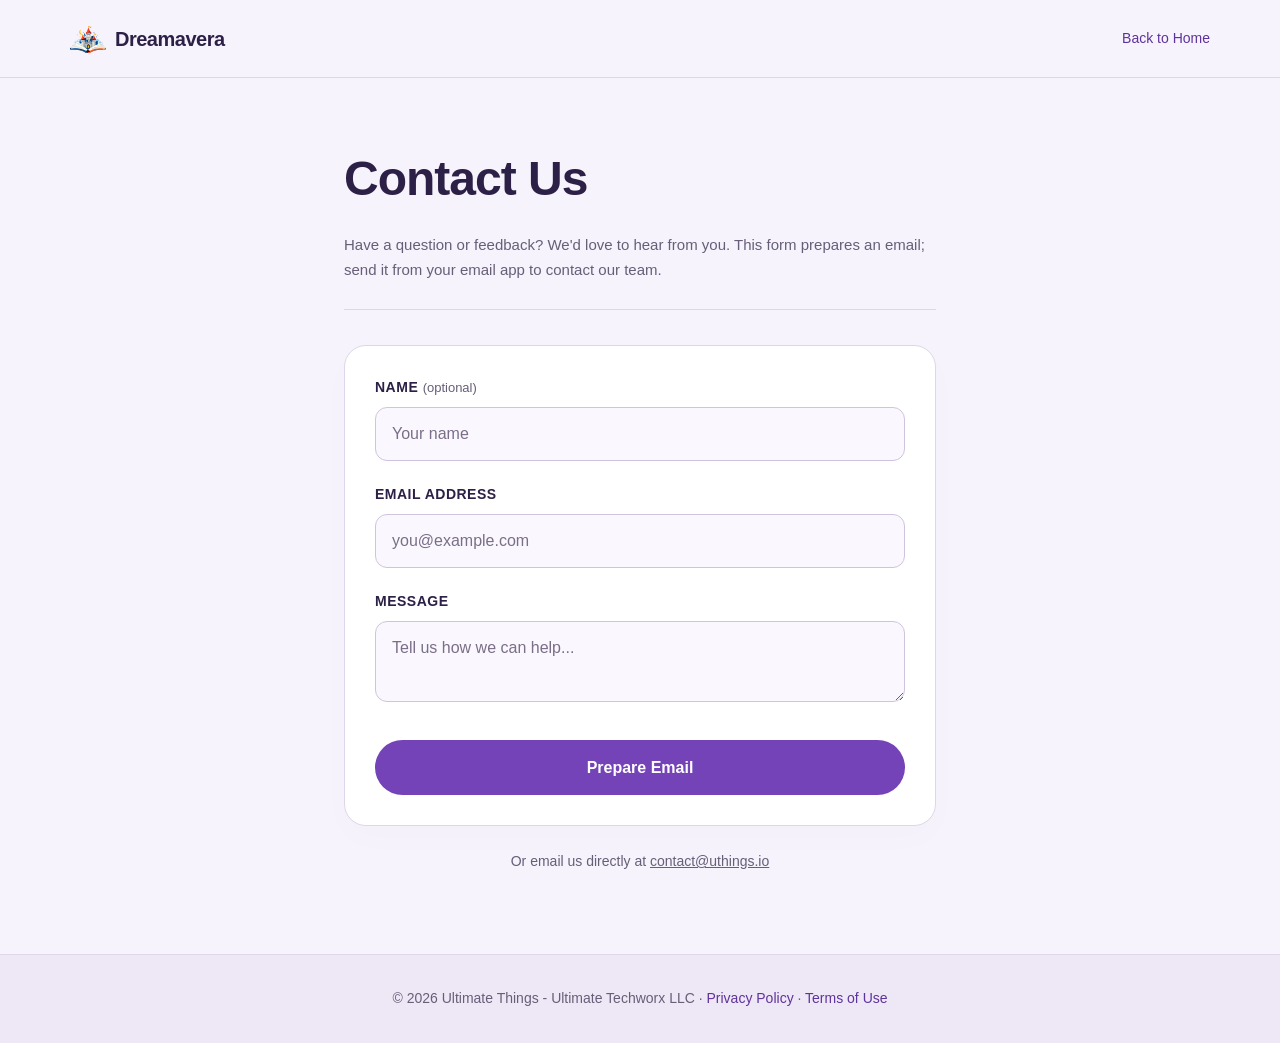
<file: contact.html>
<!DOCTYPE html>
<html lang="en">
<head>
  <meta charset="UTF-8" />
  <meta name="viewport" content="width=device-width, initial-scale=1.0" />
  <title>Contact Us — Dreamavera</title>
  <meta name="description" content="Contact the Dreamavera team at Ultimate Techworx LLC for app support, questions, or feedback." />
  <link rel="icon" href="assets/dreambean-castle.svg" type="image/svg+xml" />
  <link rel="shortcut icon" href="assets/dreambean-castle.svg" type="image/svg+xml" />
  <link rel="apple-touch-icon" href="assets/dreambean-castle.svg" />
  <link rel="mask-icon" href="assets/dreambean-castle.svg" color="#FFB830" />
  <style>
    *, *::before, *::after { box-sizing: border-box; margin: 0; padding: 0; }

    :root {
      --ink:    #1A1530;
      --deep:   #120E2A;
      --cave:   #1E1840;
      --amber:  #FFB830;
      --mist:   #8BB4D4;
      --soft:   #F5F0FF;
      --border: rgba(255,255,255,0.08);
      --glass:  rgba(255,255,255,0.05);
      --radius: 14px;
    }

    body {
      font-family: 'Segoe UI', system-ui, sans-serif;
      background: var(--deep);
      color: var(--soft);
      line-height: 1.7;
      min-height: 100vh;
    }

    nav {
      background: rgba(18,14,42,0.95);
      border-bottom: 1px solid var(--border);
      backdrop-filter: blur(14px);
      -webkit-backdrop-filter: blur(14px);
      padding: 0 24px;
      height: 60px;
      display: flex;
      align-items: center;
      justify-content: space-between;
      position: sticky;
      top: 0;
      z-index: 10;
    }

    .nav-logo {
      color: var(--amber);
      display: inline-flex;
      align-items: center;
      gap: 9px;
      font-weight: 800;
      font-size: 1.1rem;
      text-decoration: none;
    }
    .nav-logo-icon {
      width: 30px;
      height: 30px;
      object-fit: contain;
      flex: 0 0 auto;
    }
    .nav-back { color: var(--mist); font-size: 0.85rem; text-decoration: none; }
    .nav-back:hover { color: var(--amber); }

    .page {
      max-width: 640px;
      margin: 0 auto;
      padding: 56px 24px 96px;
    }

    .doc-header {
      border-bottom: 1px solid var(--border);
      padding-bottom: 32px;
      margin-bottom: 48px;
    }

    .doc-header h1 {
      font-size: 2rem;
      font-weight: 900;
      color: var(--amber);
      letter-spacing: -0.5px;
      margin-bottom: 8px;
    }

    .doc-header p { color: var(--mist); font-size: 0.92rem; }

    .form-card {
      background: var(--glass);
      border: 1px solid var(--border);
      border-radius: 18px;
      padding: 36px 32px;
    }

    .field { margin-bottom: 22px; }

    label {
      display: block;
      font-size: 0.82rem;
      font-weight: 600;
      color: var(--mist);
      letter-spacing: 0.5px;
      text-transform: uppercase;
      margin-bottom: 8px;
    }

    .optional-tag {
      font-weight: 400;
      text-transform: none;
      color: rgba(139,180,212,0.6);
      font-size: 0.78rem;
      letter-spacing: 0;
    }

    input[type="text"],
    input[type="email"],
    textarea {
      width: 100%;
      background: rgba(255,255,255,0.06);
      border: 1px solid rgba(255,255,255,0.12);
      border-radius: 10px;
      padding: 12px 16px;
      color: var(--soft);
      font-family: inherit;
      font-size: 0.92rem;
      transition: border-color .2s;
      outline: none;
    }

    input[type="text"]:focus,
    input[type="email"]:focus,
    textarea:focus {
      border-color: rgba(255,184,48,0.5);
    }

    input::placeholder,
    textarea::placeholder { color: rgba(245,240,255,0.3); }

    textarea { resize: vertical; min-height: 140px; }

    .field-error {
      display: none;
      color: #ff7070;
      font-size: 0.8rem;
      margin-top: 6px;
    }

    .submit-btn {
      width: 100%;
      background: var(--amber);
      color: var(--ink);
      border: none;
      border-radius: 30px;
      padding: 14px;
      font-size: 1rem;
      font-weight: 700;
      font-family: inherit;
      cursor: pointer;
      margin-top: 8px;
      transition: background .2s, transform .15s;
    }

    .submit-btn:hover { background: #ffd060; transform: translateY(-1px); }
    .submit-btn:disabled { opacity: 0.5; cursor: not-allowed; transform: none; }

    .success-card {
      display: none;
      text-align: center;
      padding: 48px 32px;
      background: var(--glass);
      border: 1px solid rgba(255,184,48,0.2);
      border-radius: 18px;
    }

    .success-icon { font-size: 3rem; margin-bottom: 16px; }

    .success-card h2 {
      font-size: 1.4rem;
      font-weight: 800;
      color: var(--amber);
      margin-bottom: 12px;
    }

    .success-card p { color: var(--mist); font-size: 0.92rem; }

    .note {
      margin-top: 24px;
      font-size: 0.82rem;
      color: rgba(245,240,255,0.4);
      text-align: center;
    }

    footer {
      text-align: center;
      padding: 32px 24px;
      border-top: 1px solid var(--border);
      color: rgba(255,255,255,0.3);
      font-size: 0.8rem;
    }

    footer a { color: var(--mist); text-decoration: none; }

    @media (max-width: 480px) {
      .form-card { padding: 24px 20px; }
    }
  </style>
  <link rel="stylesheet" href="assets/site.css">
</head>
<body class="document-page">

<nav>
  <a href="index.html" class="nav-logo">
    <img src="assets/dreambean-castle.svg" alt="" class="nav-logo-icon" width="30" height="30">
    <span>Dreamavera</span>
  </a>
  <a href="index.html" class="nav-back">Back to Home</a>
</nav>

<div class="page">

  <div class="doc-header">
    <h1>Contact Us</h1>
    <p>Have a question or feedback? We'd love to hear from you. This form prepares an email; send it from your email app to contact our team.</p>
  </div>

  <div class="form-card" id="formCard">
    <form id="contactForm" novalidate>

      <div class="field">
        <label for="name">Name <span class="optional-tag">(optional)</span></label>
        <input type="text" id="name" name="name" placeholder="Your name" autocomplete="name" />
      </div>

      <div class="field">
        <label for="email">Email address</label>
        <input type="email" id="email" name="email" placeholder="you@example.com" autocomplete="email" required />
        <span class="field-error" id="emailError">Please enter a valid email address.</span>
      </div>

      <div class="field">
        <label for="message">Message</label>
        <textarea id="message" name="message" placeholder="Tell us how we can help..." required></textarea>
        <span class="field-error" id="messageError">Please enter a message.</span>
      </div>

      <button type="submit" class="submit-btn" id="submitBtn">Prepare Email</button>

    </form>
  </div>

  <div class="success-card" id="successCard" role="status" aria-live="polite">
    <div class="success-icon">✦</div>
    <h2>Your email draft is ready</h2>
    <p>Finish sending the message in your email app. Nothing is sent by this website. If your email app did not open, email <a href="mailto:contact@uthings.io">contact@uthings.io</a> directly.</p>
  </div>

  <p class="note">Or email us directly at <a href="mailto:contact@uthings.io" style="color:var(--mist)">contact@uthings.io</a></p>

</div>

<footer>
  <p>© 2026 Ultimate Things - Ultimate Techworx LLC · <a href="privacy-policy.html">Privacy Policy</a> · <a href="terms-of-use.html">Terms of Use</a></p>
</footer>

<script>
  const emailInput   = document.getElementById('email');
  const messageInput = document.getElementById('message');
  const emailError   = document.getElementById('emailError');
  const messageError = document.getElementById('messageError');

  function isValidEmail(val) {
    return /^[^\s@]+@[^\s@]+\.[^\s@]+$/.test(val);
  }

  emailInput.addEventListener('blur', () => {
    const show = emailInput.value.trim() && !isValidEmail(emailInput.value.trim());
    emailError.style.display = show ? 'block' : 'none';
  });

  document.getElementById('contactForm').addEventListener('submit', function(e) {
    e.preventDefault();

    const name    = document.getElementById('name').value.trim();
    const email   = emailInput.value.trim();
    const message = messageInput.value.trim();

    let valid = true;

    if (!email || !isValidEmail(email)) {
      emailError.style.display = 'block';
      emailInput.focus();
      valid = false;
    } else {
      emailError.style.display = 'none';
    }

    if (!message) {
      messageError.style.display = 'block';
      if (valid) messageInput.focus();
      valid = false;
    } else {
      messageError.style.display = 'none';
    }

    if (!valid) return;

    const subject = encodeURIComponent('Dreamavera — Contact Us');
    const bodyLines = [];
    if (name) bodyLines.push(`From: ${name}`);
    bodyLines.push(`Reply-to: ${email}`, '', message);
    const body = encodeURIComponent(bodyLines.join('\n'));

    window.location.href = `mailto:contact@uthings.io?subject=${subject}&body=${body}`;

    setTimeout(() => {
      document.getElementById('successCard').style.display = 'block';
    }, 500);
  });
</script>

</body>
</html>
</file>
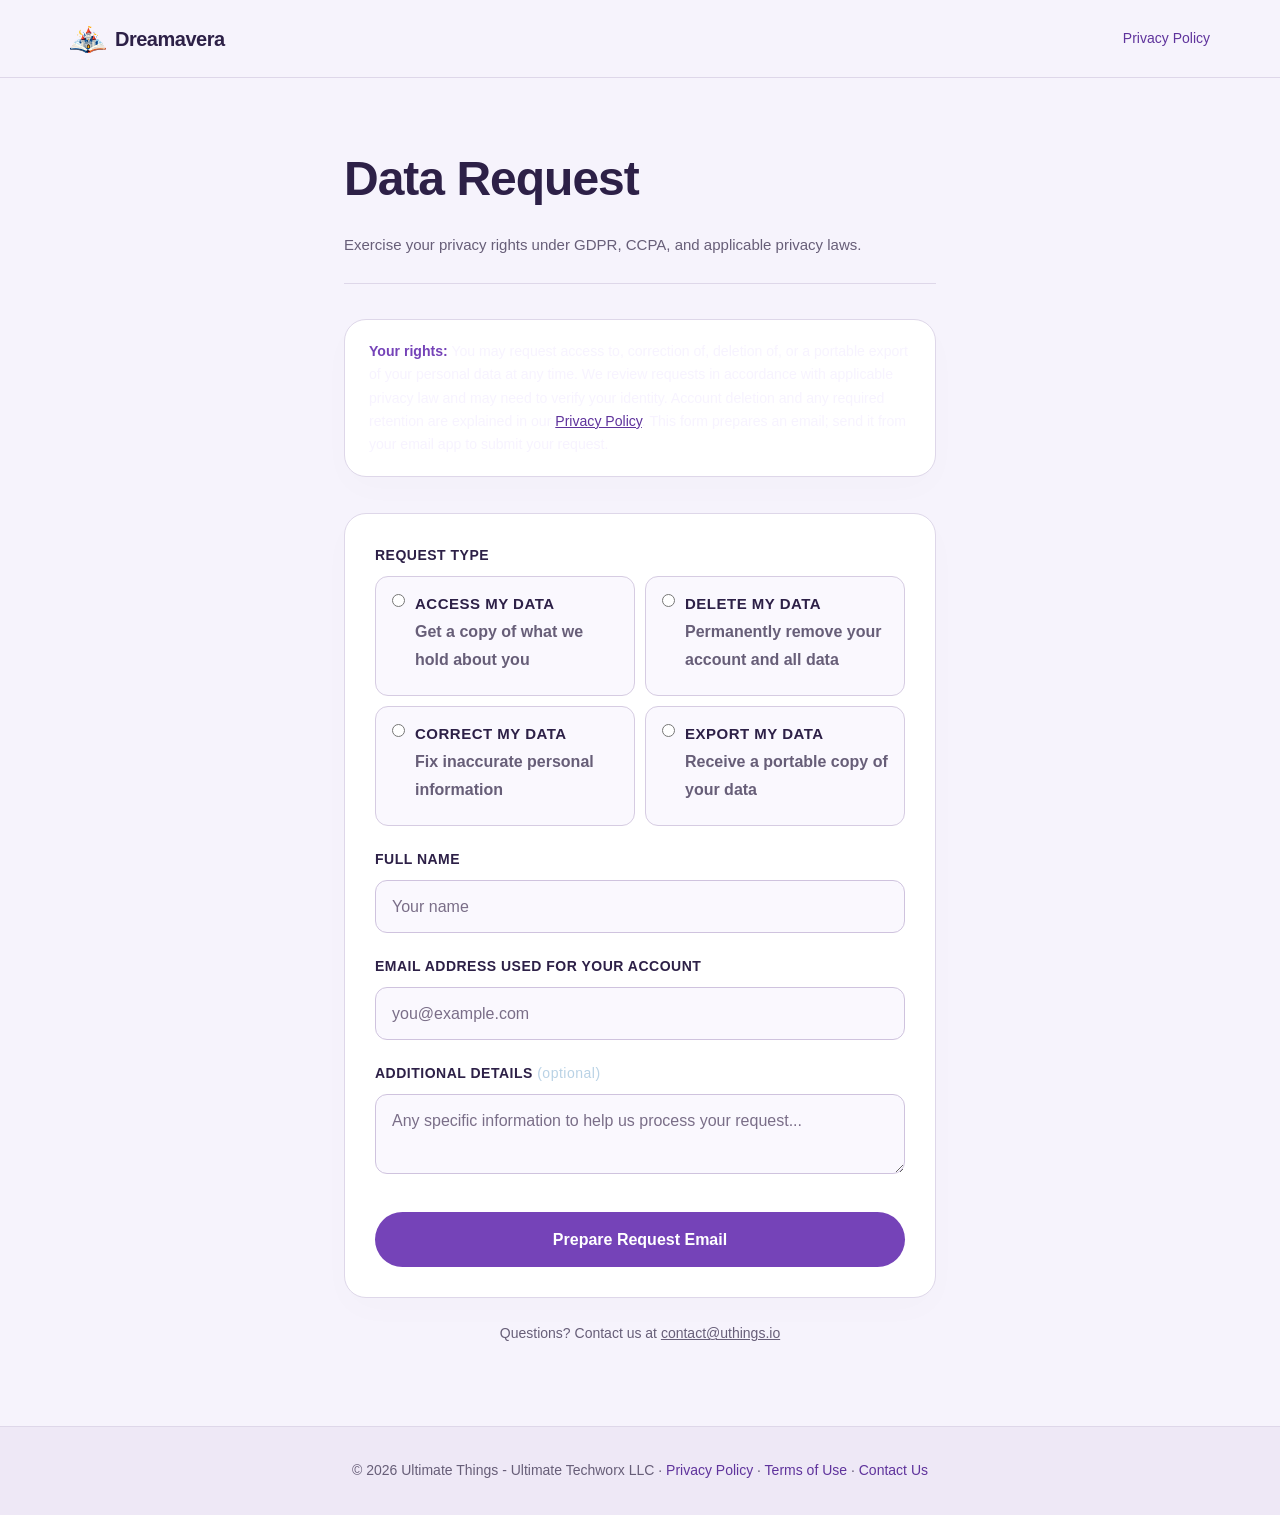
<file: data-request.html>
<!DOCTYPE html>
<html lang="en">
<head>
  <meta charset="UTF-8" />
  <meta name="viewport" content="width=device-width, initial-scale=1.0" />
  <title>Data Request — Dreamavera</title>
  <meta name="description" content="Request access to, correction of, deletion of, or an export of your Dreamavera personal data. Parents and guardians can contact Ultimate Techworx LLC about privacy requests." />
  <link rel="icon" href="assets/dreambean-castle.svg" type="image/svg+xml" />
  <link rel="shortcut icon" href="assets/dreambean-castle.svg" type="image/svg+xml" />
  <link rel="apple-touch-icon" href="assets/dreambean-castle.svg" />
  <link rel="mask-icon" href="assets/dreambean-castle.svg" color="#FFB830" />
  <style>
    *, *::before, *::after { box-sizing: border-box; margin: 0; padding: 0; }

    :root {
      --ink:    #1A1530;
      --deep:   #120E2A;
      --cave:   #1E1840;
      --amber:  #FFB830;
      --mist:   #8BB4D4;
      --soft:   #F5F0FF;
      --border: rgba(255,255,255,0.08);
      --glass:  rgba(255,255,255,0.05);
      --radius: 14px;
    }

    body {
      font-family: 'Segoe UI', system-ui, sans-serif;
      background: var(--deep);
      color: var(--soft);
      line-height: 1.7;
      min-height: 100vh;
    }

    nav {
      background: rgba(18,14,42,0.95);
      border-bottom: 1px solid var(--border);
      padding: 0 24px;
      height: 60px;
      display: flex;
      align-items: center;
      justify-content: space-between;
      position: sticky;
      top: 0;
      z-index: 10;
    }

    .nav-logo {
      color: var(--amber);
      display: inline-flex;
      align-items: center;
      gap: 9px;
      font-weight: 800;
      font-size: 1.1rem;
      text-decoration: none;
    }
    .nav-logo-icon {
      width: 30px;
      height: 30px;
      object-fit: contain;
      flex: 0 0 auto;
    }
    .nav-back  { color: var(--mist); font-size: 0.85rem; text-decoration: none; }
    .nav-back:hover { color: var(--amber); }

    .page {
      max-width: 640px;
      margin: 0 auto;
      padding: 56px 24px 96px;
    }

    .doc-header {
      border-bottom: 1px solid var(--border);
      padding-bottom: 32px;
      margin-bottom: 48px;
    }

    .doc-header h1 {
      font-size: 2rem;
      font-weight: 900;
      color: var(--amber);
      letter-spacing: -0.5px;
      margin-bottom: 8px;
    }

    .doc-header p { color: var(--mist); font-size: 0.92rem; }

    .info-box {
      background: rgba(255,184,48,0.07);
      border: 1px solid rgba(255,184,48,0.2);
      border-radius: var(--radius);
      padding: 20px 24px;
      margin-bottom: 36px;
      font-size: 0.88rem;
      color: rgba(245,240,255,0.8);
      line-height: 1.65;
    }

    .info-box strong { color: var(--amber); }

    .form-card {
      background: var(--glass);
      border: 1px solid var(--border);
      border-radius: 18px;
      padding: 36px 32px;
    }

    .field { margin-bottom: 22px; }

    label {
      display: block;
      font-size: 0.82rem;
      font-weight: 600;
      color: var(--mist);
      letter-spacing: 0.5px;
      text-transform: uppercase;
      margin-bottom: 8px;
    }

    input[type="text"],
    input[type="email"],
    select,
    textarea {
      width: 100%;
      background: rgba(255,255,255,0.06);
      border: 1px solid rgba(255,255,255,0.12);
      border-radius: 10px;
      padding: 12px 16px;
      color: var(--soft);
      font-family: inherit;
      font-size: 0.92rem;
      transition: border-color .2s;
      outline: none;
    }

    input[type="text"]:focus,
    input[type="email"]:focus,
    select:focus,
    textarea:focus {
      border-color: rgba(255,184,48,0.5);
    }

    select option { background: var(--cave); color: var(--soft); }

    textarea { resize: vertical; min-height: 120px; }

    .request-types {
      display: grid;
      grid-template-columns: 1fr 1fr;
      gap: 10px;
    }

    .request-type {
      border: 1.5px solid rgba(255,255,255,0.1);
      border-radius: 10px;
      padding: 14px 16px;
      cursor: pointer;
      transition: border-color .2s, background .2s;
      display: flex;
      align-items: flex-start;
      gap: 10px;
    }

    .request-type:hover {
      border-color: rgba(255,184,48,0.3);
      background: rgba(255,184,48,0.05);
    }

    .request-type input[type="radio"] {
      width: auto;
      margin-top: 3px;
      accent-color: var(--amber);
      flex-shrink: 0;
    }

    .request-type-label { cursor: pointer; }
    .request-type-label strong {
      display: block;
      font-size: 0.88rem;
      color: var(--soft);
      margin-bottom: 2px;
    }
    .request-type-label span {
      font-size: 0.78rem;
      color: var(--mist);
    }

    .request-type.selected {
      border-color: var(--amber);
      background: rgba(255,184,48,0.08);
    }

    .submit-btn {
      width: 100%;
      background: var(--amber);
      color: var(--ink);
      border: none;
      border-radius: 30px;
      padding: 14px;
      font-size: 1rem;
      font-weight: 700;
      font-family: inherit;
      cursor: pointer;
      margin-top: 8px;
      transition: background .2s, transform .15s;
    }

    .submit-btn:hover { background: #ffd060; transform: translateY(-1px); }
    .submit-btn:disabled { opacity: 0.5; cursor: not-allowed; transform: none; }

    /* Success state */
    .success-card {
      display: none;
      text-align: center;
      padding: 48px 32px;
      background: var(--glass);
      border: 1px solid rgba(255,184,48,0.2);
      border-radius: 18px;
    }

    .success-icon { font-size: 3rem; margin-bottom: 16px; }

    .success-card h2 {
      font-size: 1.4rem;
      font-weight: 800;
      color: var(--amber);
      margin-bottom: 12px;
    }

    .success-card p { color: var(--mist); font-size: 0.92rem; }

    .note {
      margin-top: 24px;
      font-size: 0.82rem;
      color: rgba(245,240,255,0.4);
      text-align: center;
    }

    footer {
      text-align: center;
      padding: 32px 24px;
      border-top: 1px solid var(--border);
      color: rgba(255,255,255,0.3);
      font-size: 0.8rem;
    }

    footer a { color: var(--mist); text-decoration: none; }

    @media (max-width: 480px) {
      .request-types { grid-template-columns: 1fr; }
      .form-card { padding: 24px 20px; }
    }
  </style>
  <link rel="stylesheet" href="assets/site.css">
</head>
<body class="document-page">

<nav>
  <a href="index.html" class="nav-logo">
    <img src="assets/dreambean-castle.svg" alt="" class="nav-logo-icon" width="30" height="30">
    <span>Dreamavera</span>
  </a>
  <a href="privacy-policy.html" class="nav-back">Privacy Policy</a>
</nav>

<div class="page">

  <div class="doc-header">
    <h1>Data Request</h1>
    <p>Exercise your privacy rights under GDPR, CCPA, and applicable privacy laws.</p>
  </div>

  <div class="info-box">
    <strong>Your rights:</strong> You may request access to, correction of, deletion of, or a portable export of your personal data at any time.
    We review requests in accordance with applicable privacy law and may need to verify your identity. Account deletion and any required retention are explained in our <a href="privacy-policy.html">Privacy Policy</a>. This form prepares an email; send it from your email app to submit your request.
  </div>

  <!-- Form -->
  <div class="form-card" id="formCard">
    <form id="dsarForm" novalidate>

      <div class="field">
        <label>Request type</label>
        <div class="request-types">
          <div class="request-type" id="rt-access">
            <input type="radio" name="requestType" id="type-access" value="Access" required />
            <label class="request-type-label" for="type-access">
              <strong>Access my data</strong>
              <span>Get a copy of what we hold about you</span>
            </label>
          </div>
          <div class="request-type" id="rt-delete">
            <input type="radio" name="requestType" id="type-delete" value="Deletion" />
            <label class="request-type-label" for="type-delete">
              <strong>Delete my data</strong>
              <span>Permanently remove your account and all data</span>
            </label>
          </div>
          <div class="request-type" id="rt-correct">
            <input type="radio" name="requestType" id="type-correct" value="Correction" />
            <label class="request-type-label" for="type-correct">
              <strong>Correct my data</strong>
              <span>Fix inaccurate personal information</span>
            </label>
          </div>
          <div class="request-type" id="rt-export">
            <input type="radio" name="requestType" id="type-export" value="Export" />
            <label class="request-type-label" for="type-export">
              <strong>Export my data</strong>
              <span>Receive a portable copy of your data</span>
            </label>
          </div>
        </div>
      </div>

      <div class="field">
        <label for="fullName">Full name</label>
        <input type="text" id="fullName" name="fullName" placeholder="Your name" required />
      </div>

      <div class="field">
        <label for="email">Email address used for your account</label>
        <input type="email" id="email" name="email" placeholder="you@example.com" required />
      </div>

      <div class="field">
        <label for="details">Additional details <span style="font-weight:400;text-transform:none;color:rgba(139,180,212,0.6)">(optional)</span></label>
        <textarea id="details" name="details" placeholder="Any specific information to help us process your request..."></textarea>
      </div>

      <button type="submit" class="submit-btn" id="submitBtn">Prepare Request Email</button>

    </form>
  </div>

  <!-- Success -->
  <div class="success-card" id="successCard" role="status" aria-live="polite">
    <div class="success-icon">✦</div>
    <h2>Your request email is ready</h2>
    <p>Send the draft from your email app to submit your request. This website has not sent the request or a confirmation email. If no draft opens, email <a href="mailto:contact@uthings.io">contact@uthings.io</a> directly.</p>
  </div>

  <p class="note">Questions? Contact us at <a href="mailto:contact@uthings.io" style="color:var(--mist)">contact@uthings.io</a></p>

</div>

<footer>
  <p>© 2026 Ultimate Things - Ultimate Techworx LLC · <a href="privacy-policy.html">Privacy Policy</a> · <a href="terms-of-use.html">Terms of Use</a> · <a href="contact.html">Contact Us</a></p>
</footer>

<script>
  // Highlight selected request type card
  document.querySelectorAll('input[name="requestType"]').forEach(radio => {
    radio.addEventListener('change', () => {
      document.querySelectorAll('.request-type').forEach(c => c.classList.remove('selected'));
      radio.closest('.request-type').classList.add('selected');
    });
  });

  // Form submission — opens pre-filled email to your inbox
  document.getElementById('dsarForm').addEventListener('submit', function(e) {
    e.preventDefault();

    const type    = document.querySelector('input[name="requestType"]:checked')?.value;
    const name    = document.getElementById('fullName').value.trim();
    const email   = document.getElementById('email').value.trim();
    const details = document.getElementById('details').value.trim();

    if (!type || !name || !email) {
      alert('Please fill in all required fields.');
      return;
    }

    const subject = encodeURIComponent(`Dreamavera Data Request — ${type}`);
    const body = encodeURIComponent(
      `Data Request Type: ${type}\n` +
      `Name: ${name}\n` +
      `Account Email: ${email}\n` +
      (details ? `\nAdditional Details:\n${details}` : '')
    );

    // Open user's email client with pre-filled request
    window.location.href = `mailto:contact@uthings.io?subject=${subject}&body=${body}`;

    // Preparing a mailto draft does not send or confirm a privacy request.
    setTimeout(() => {
      document.getElementById('successCard').style.display = 'block';
    }, 500);
  });
</script>

</body>
</html>
</file>
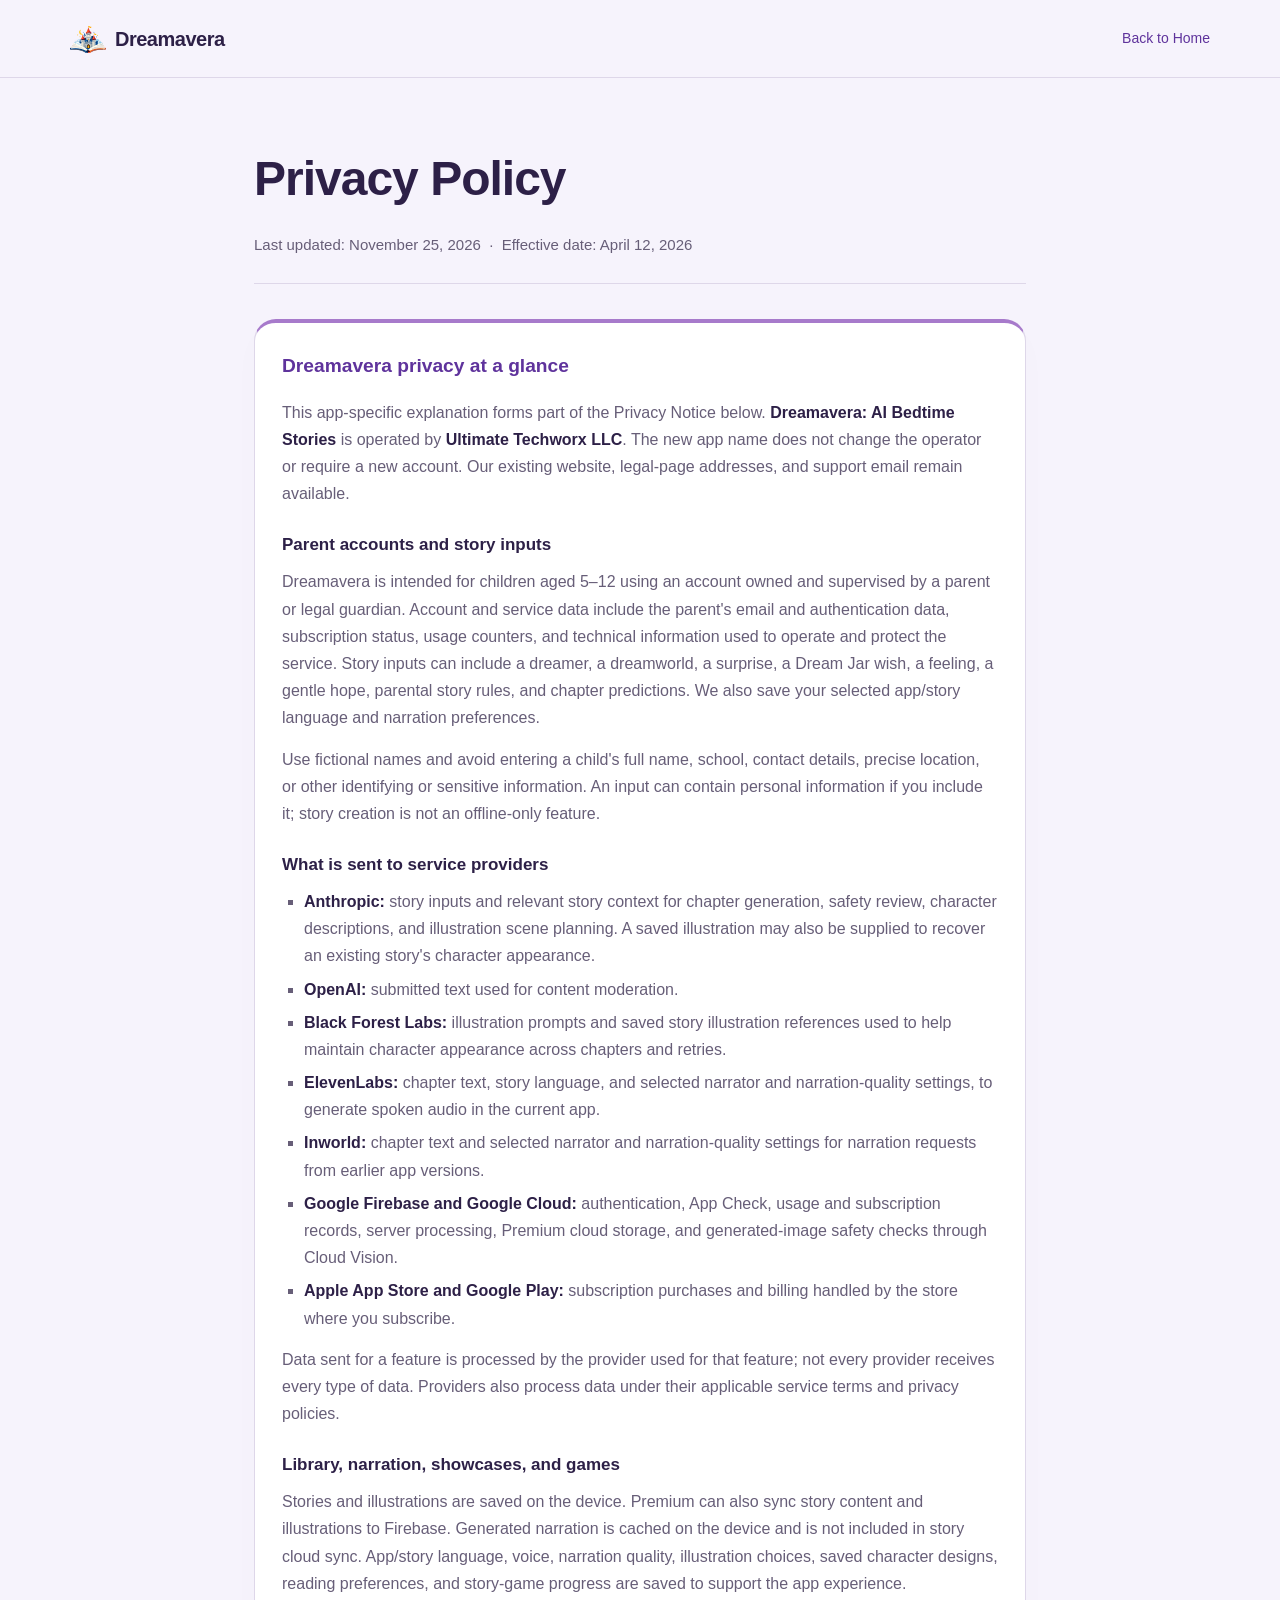
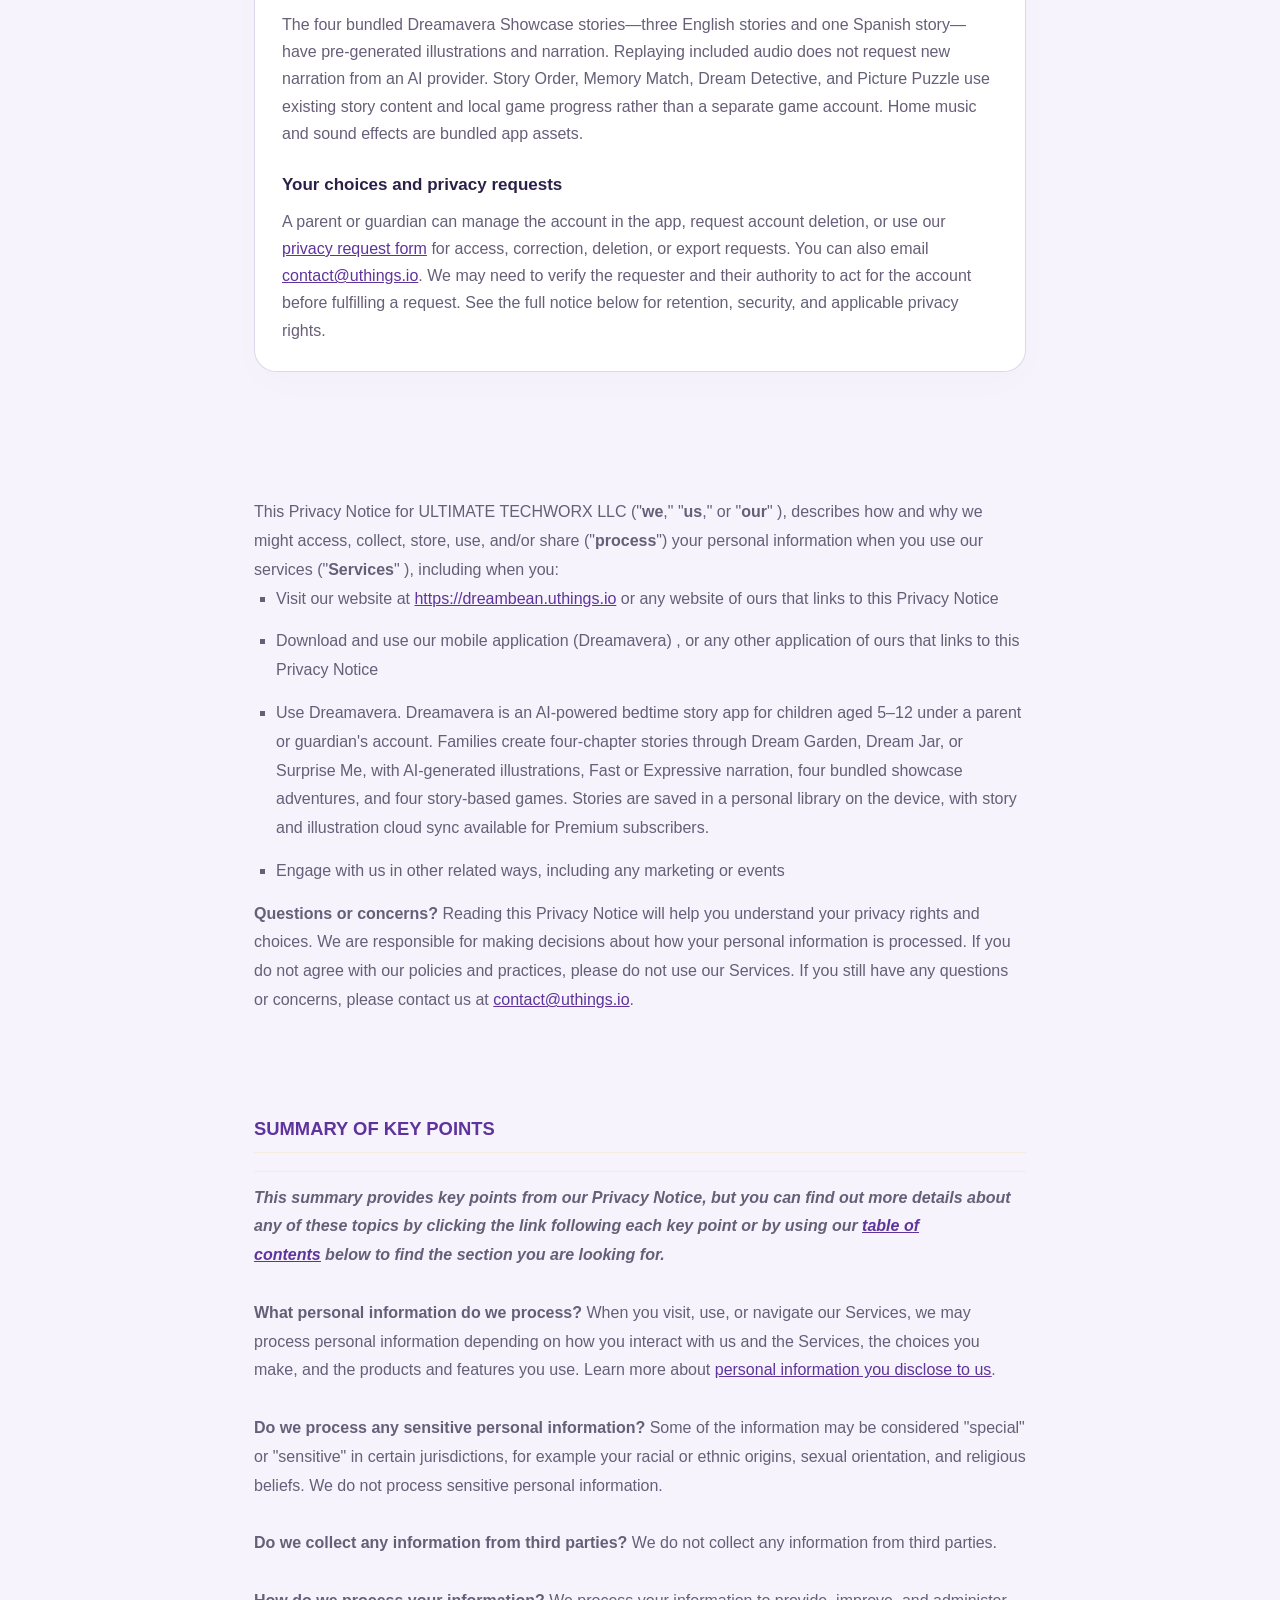
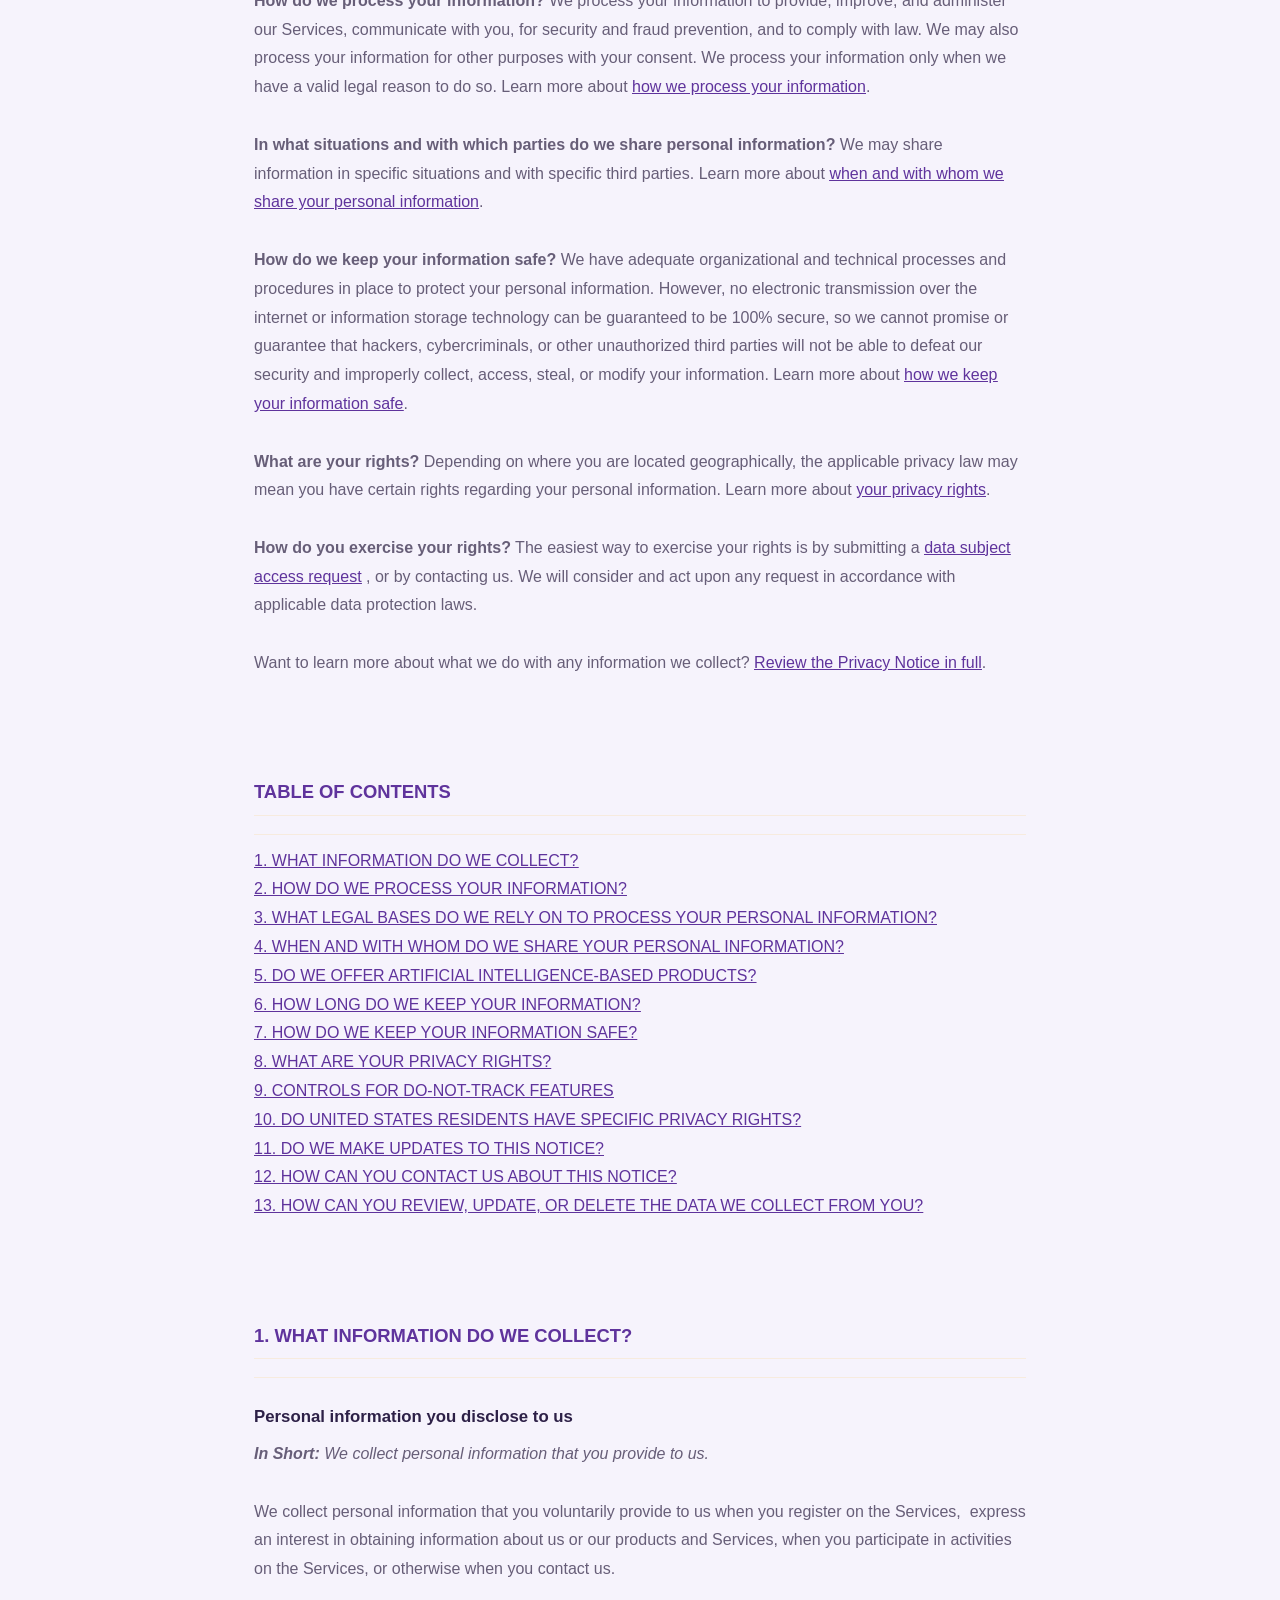
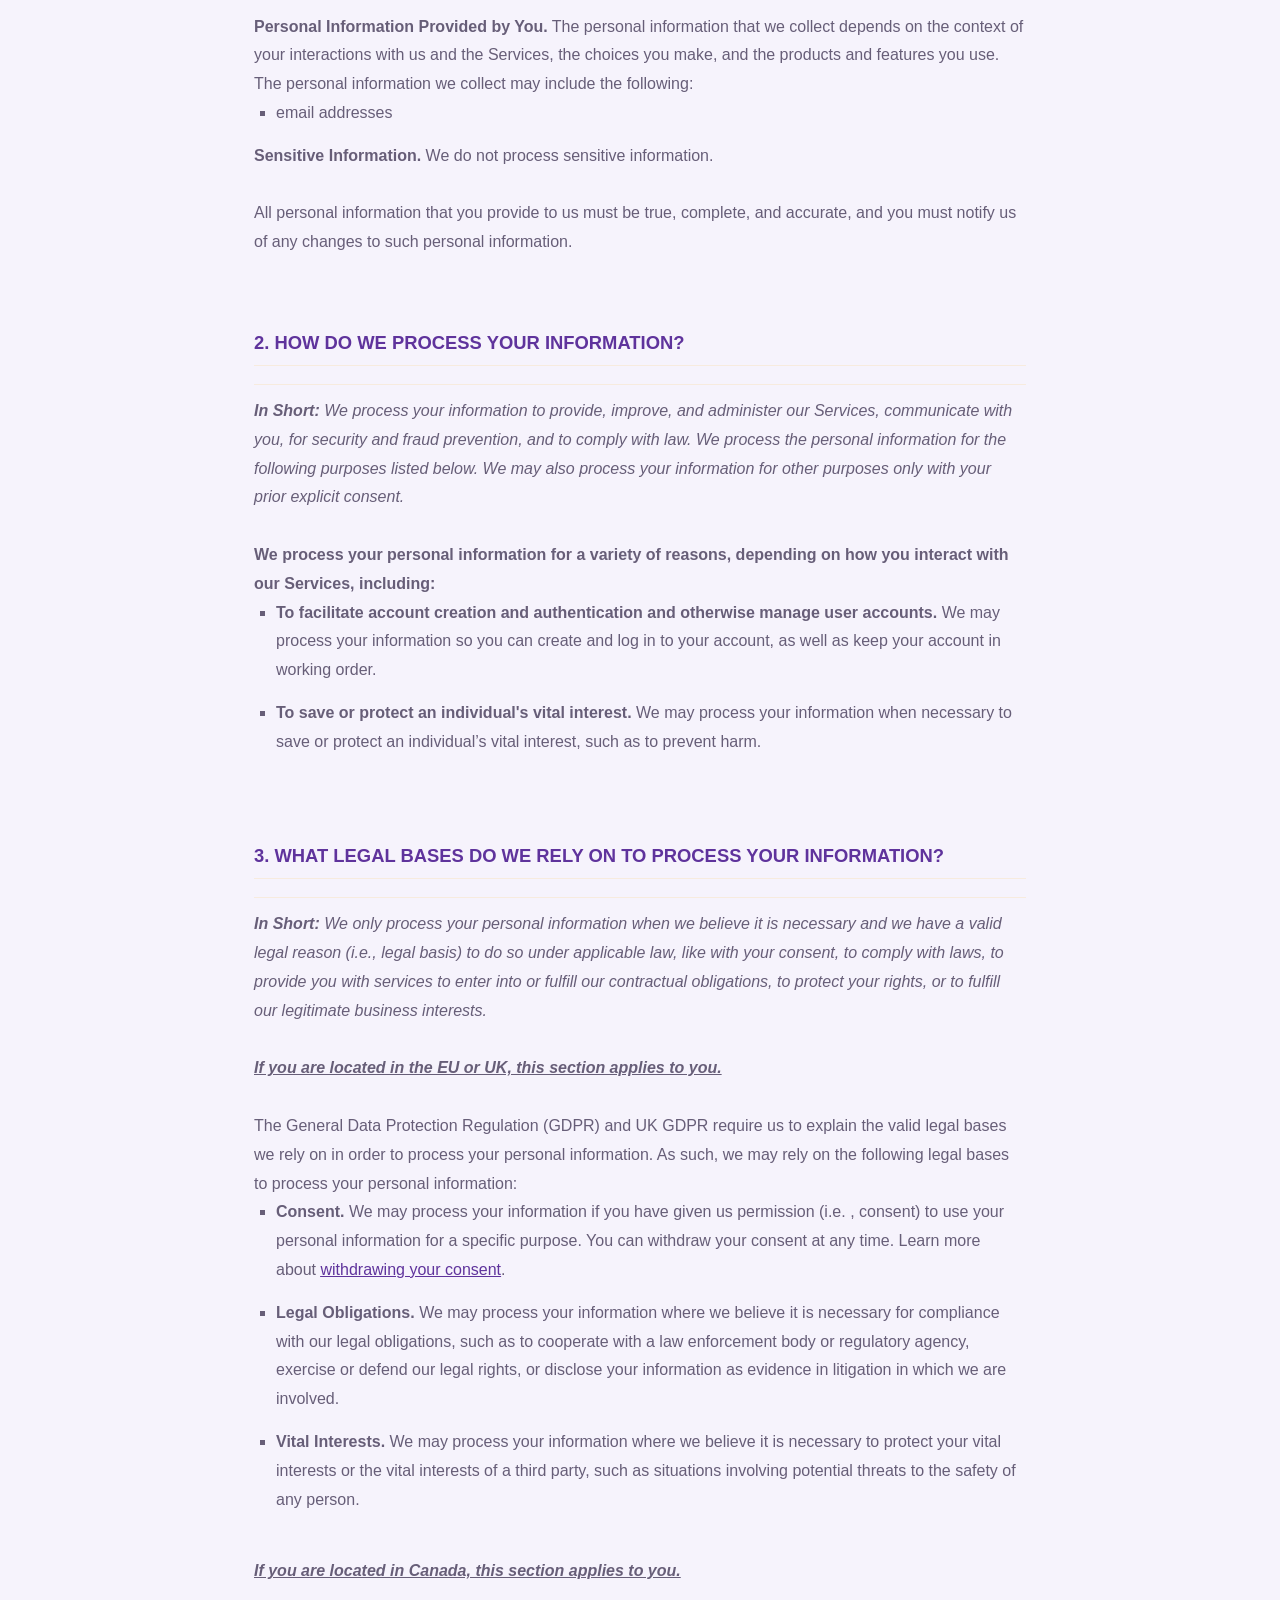
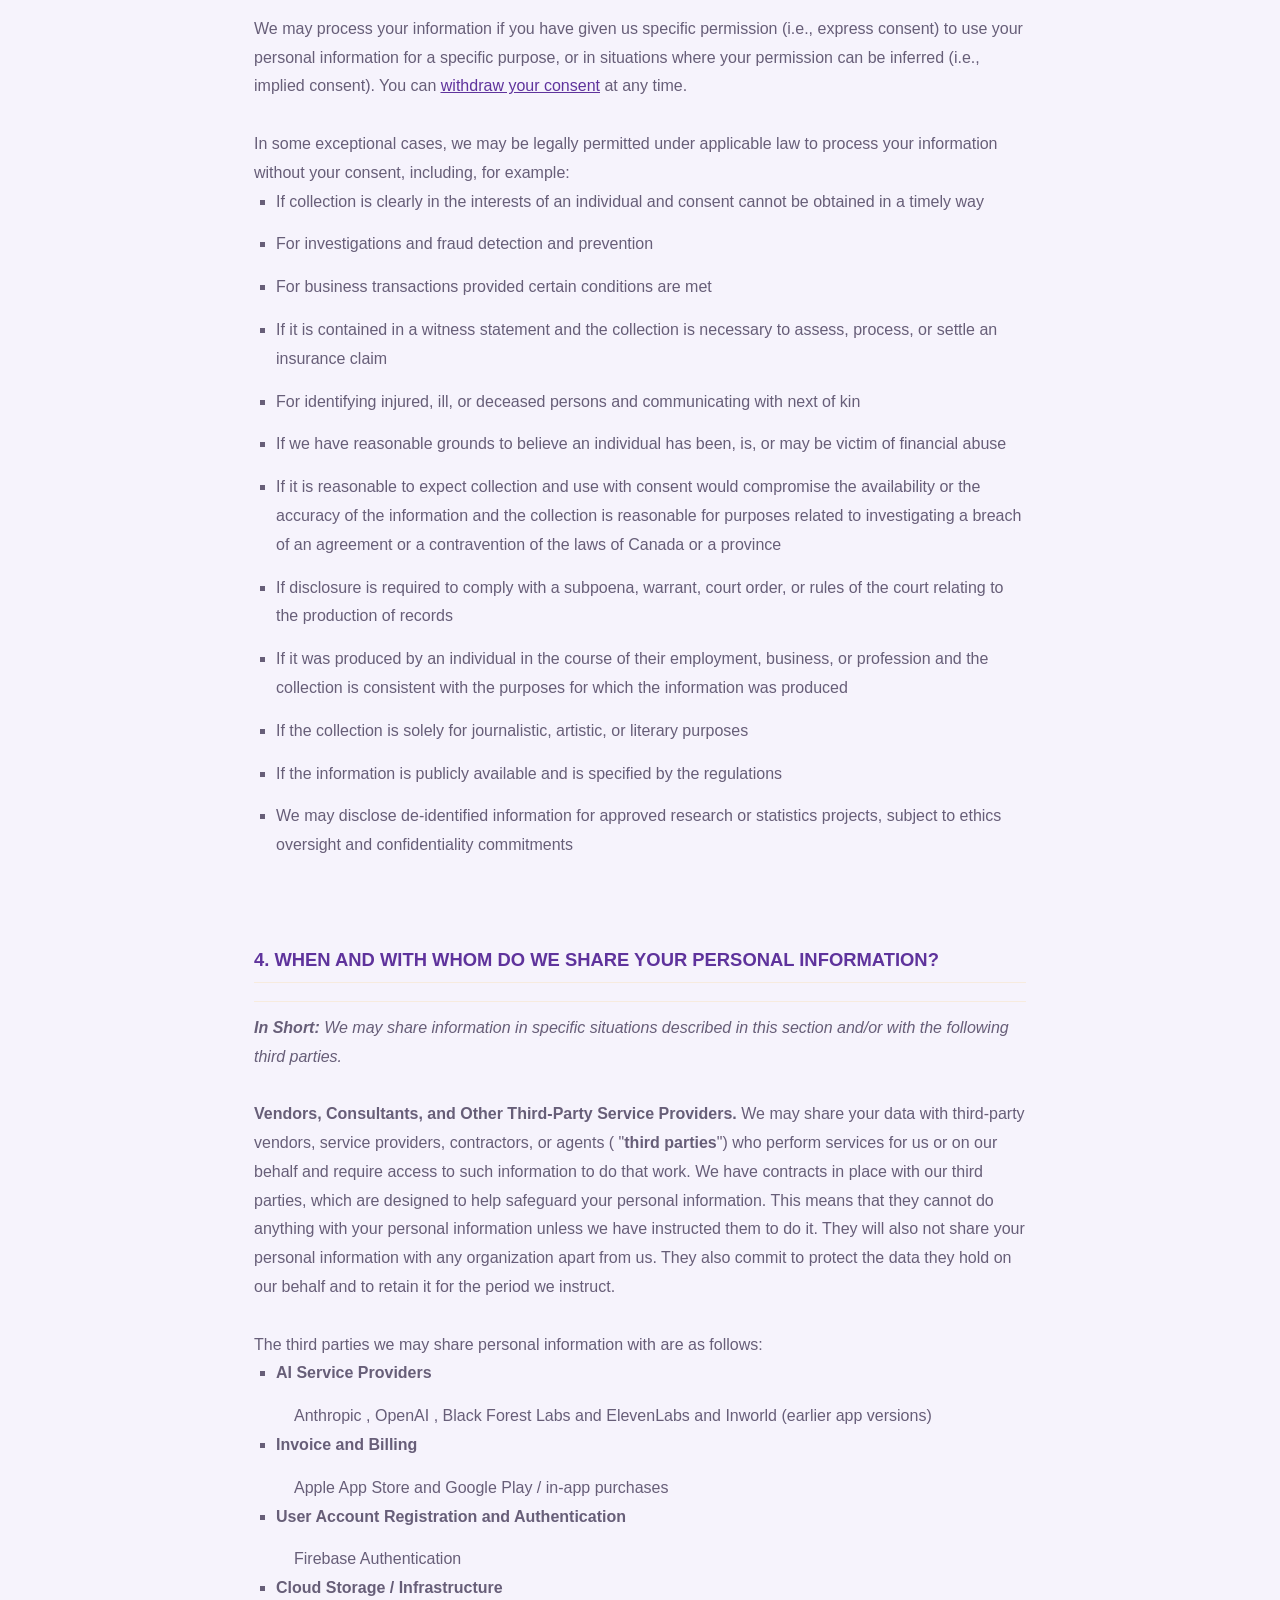
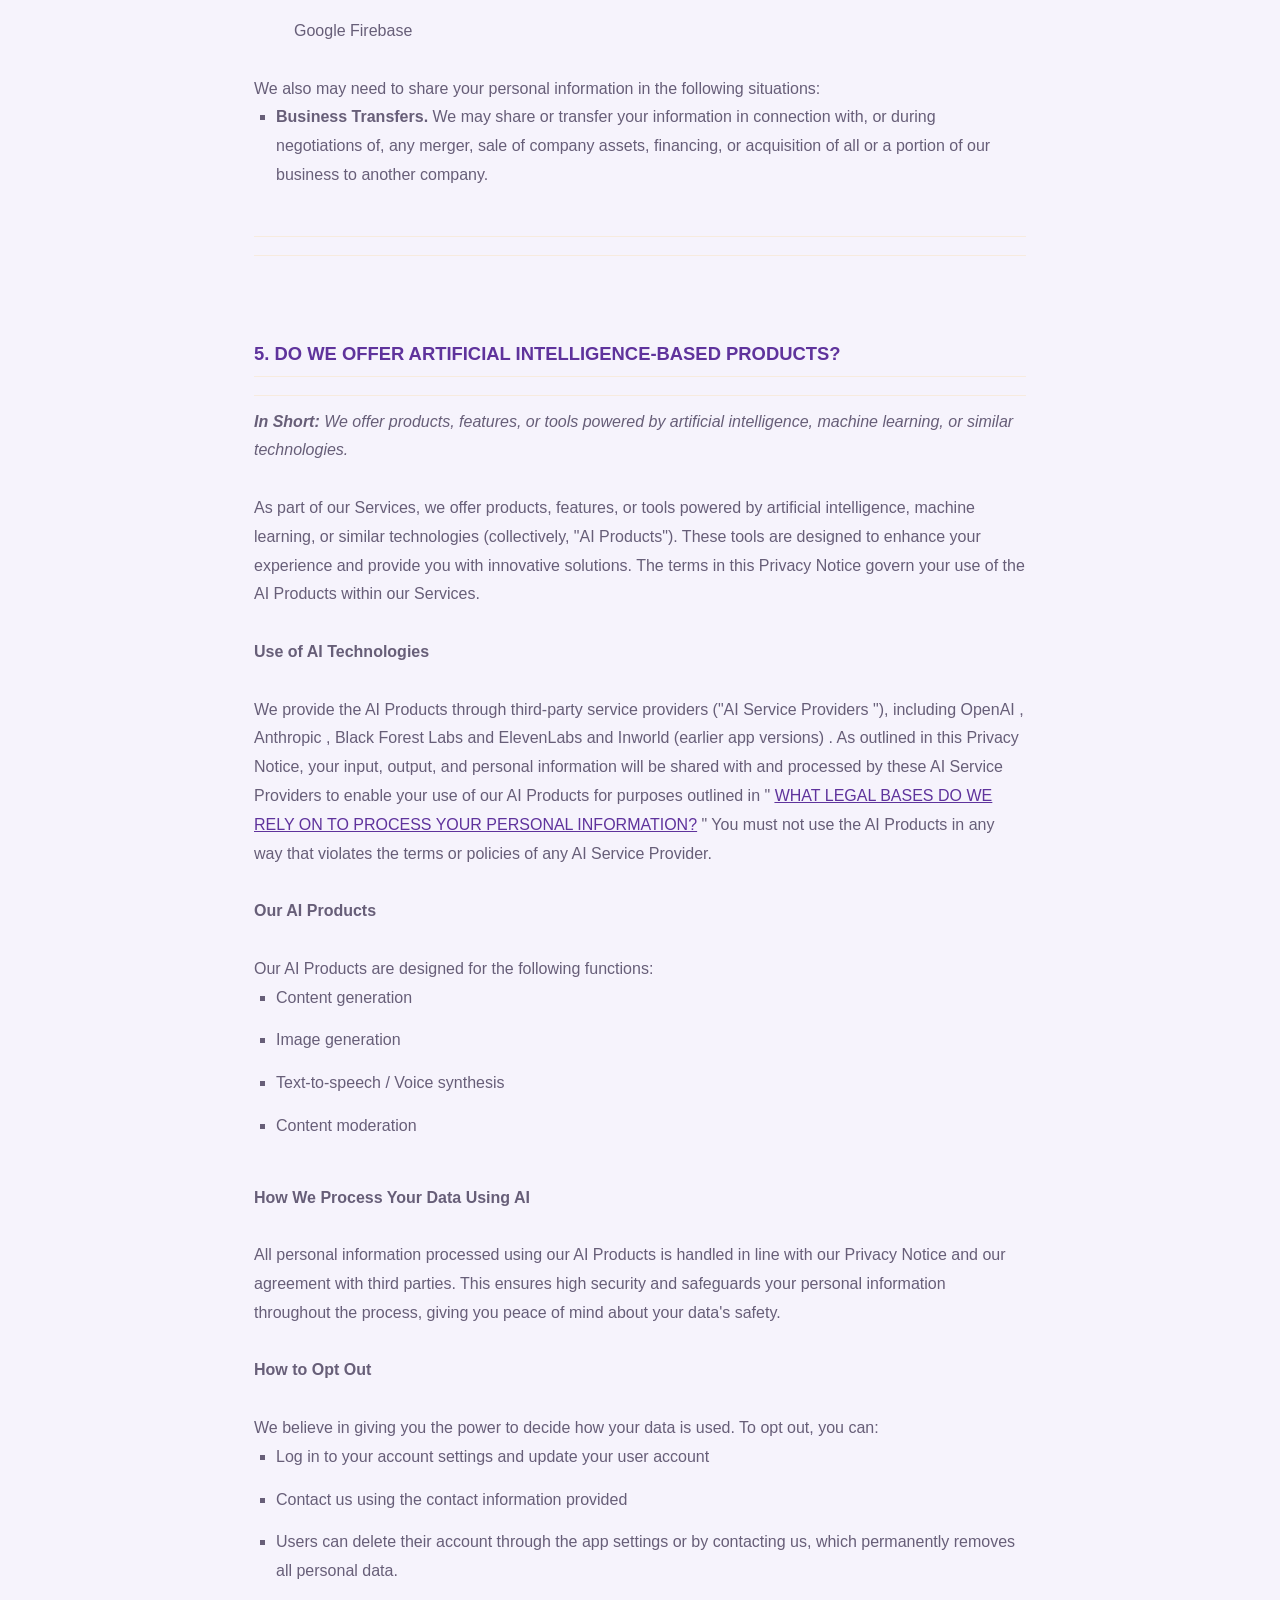
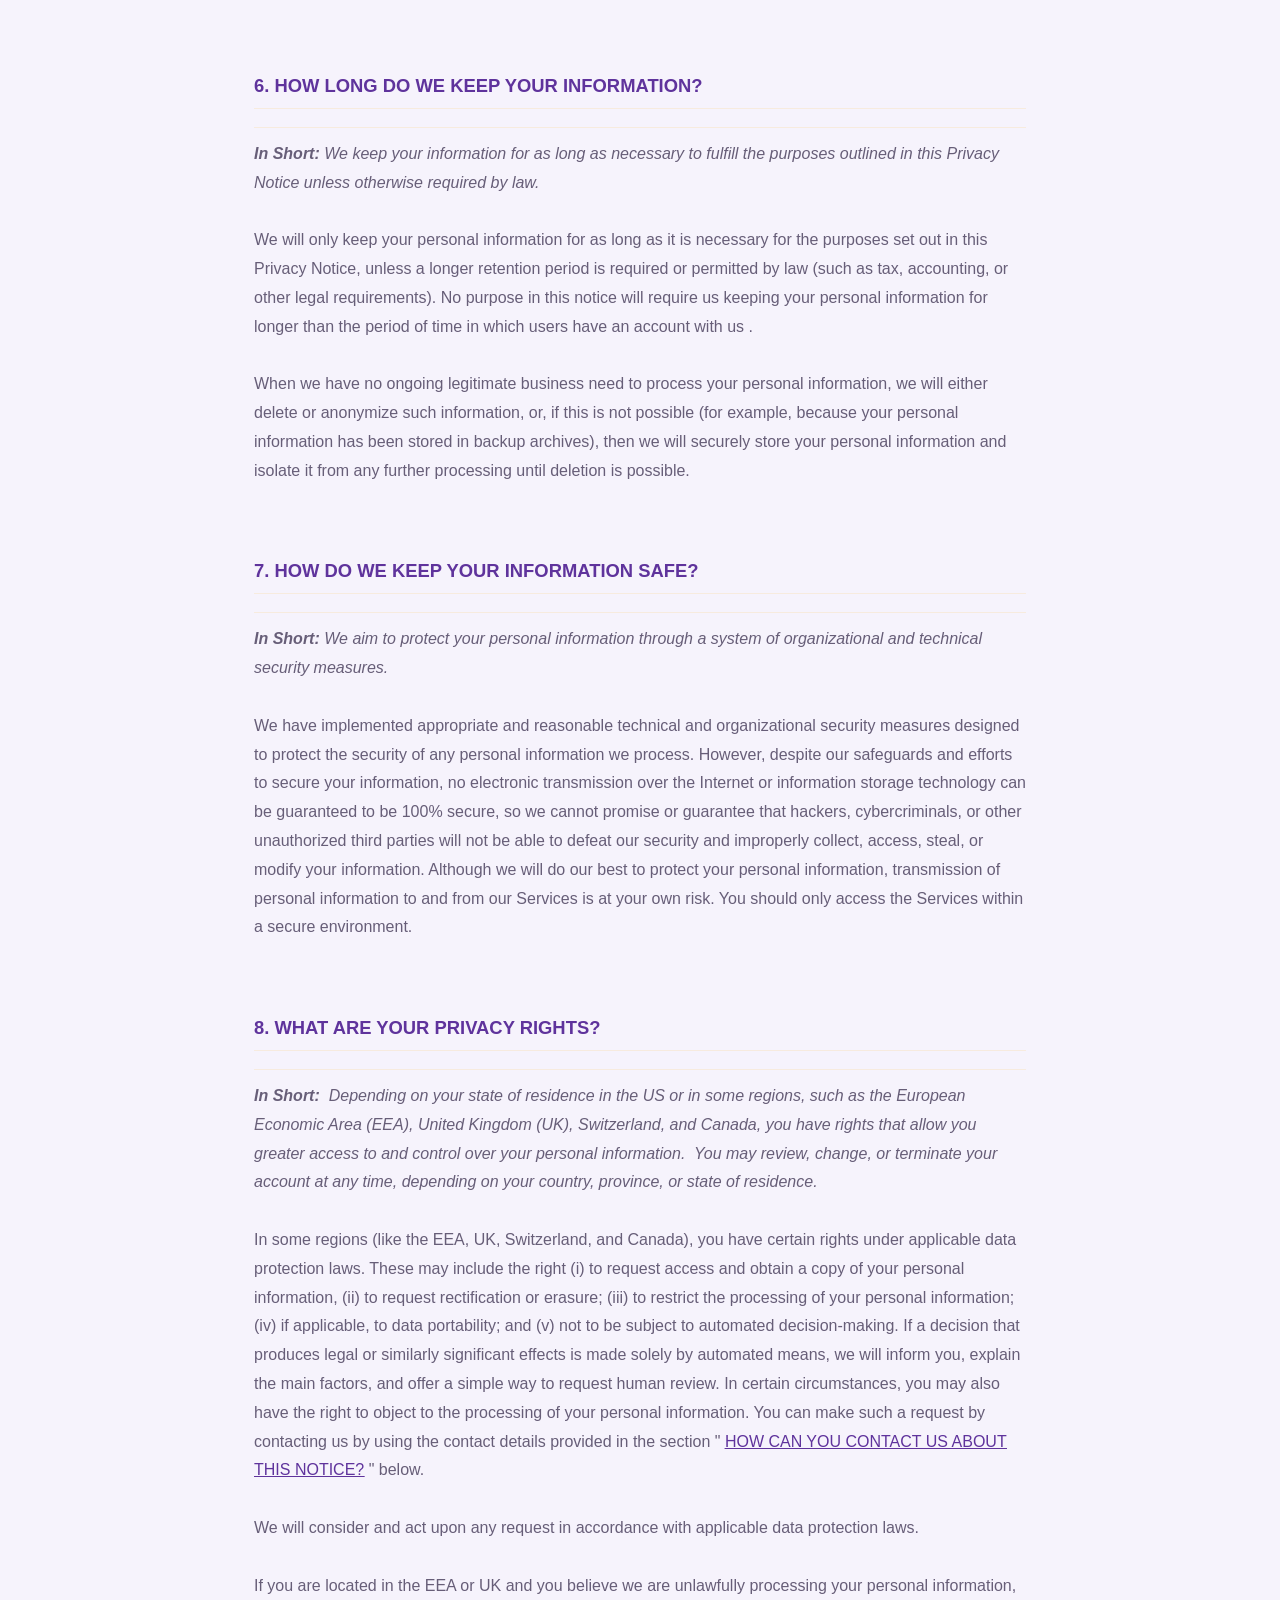
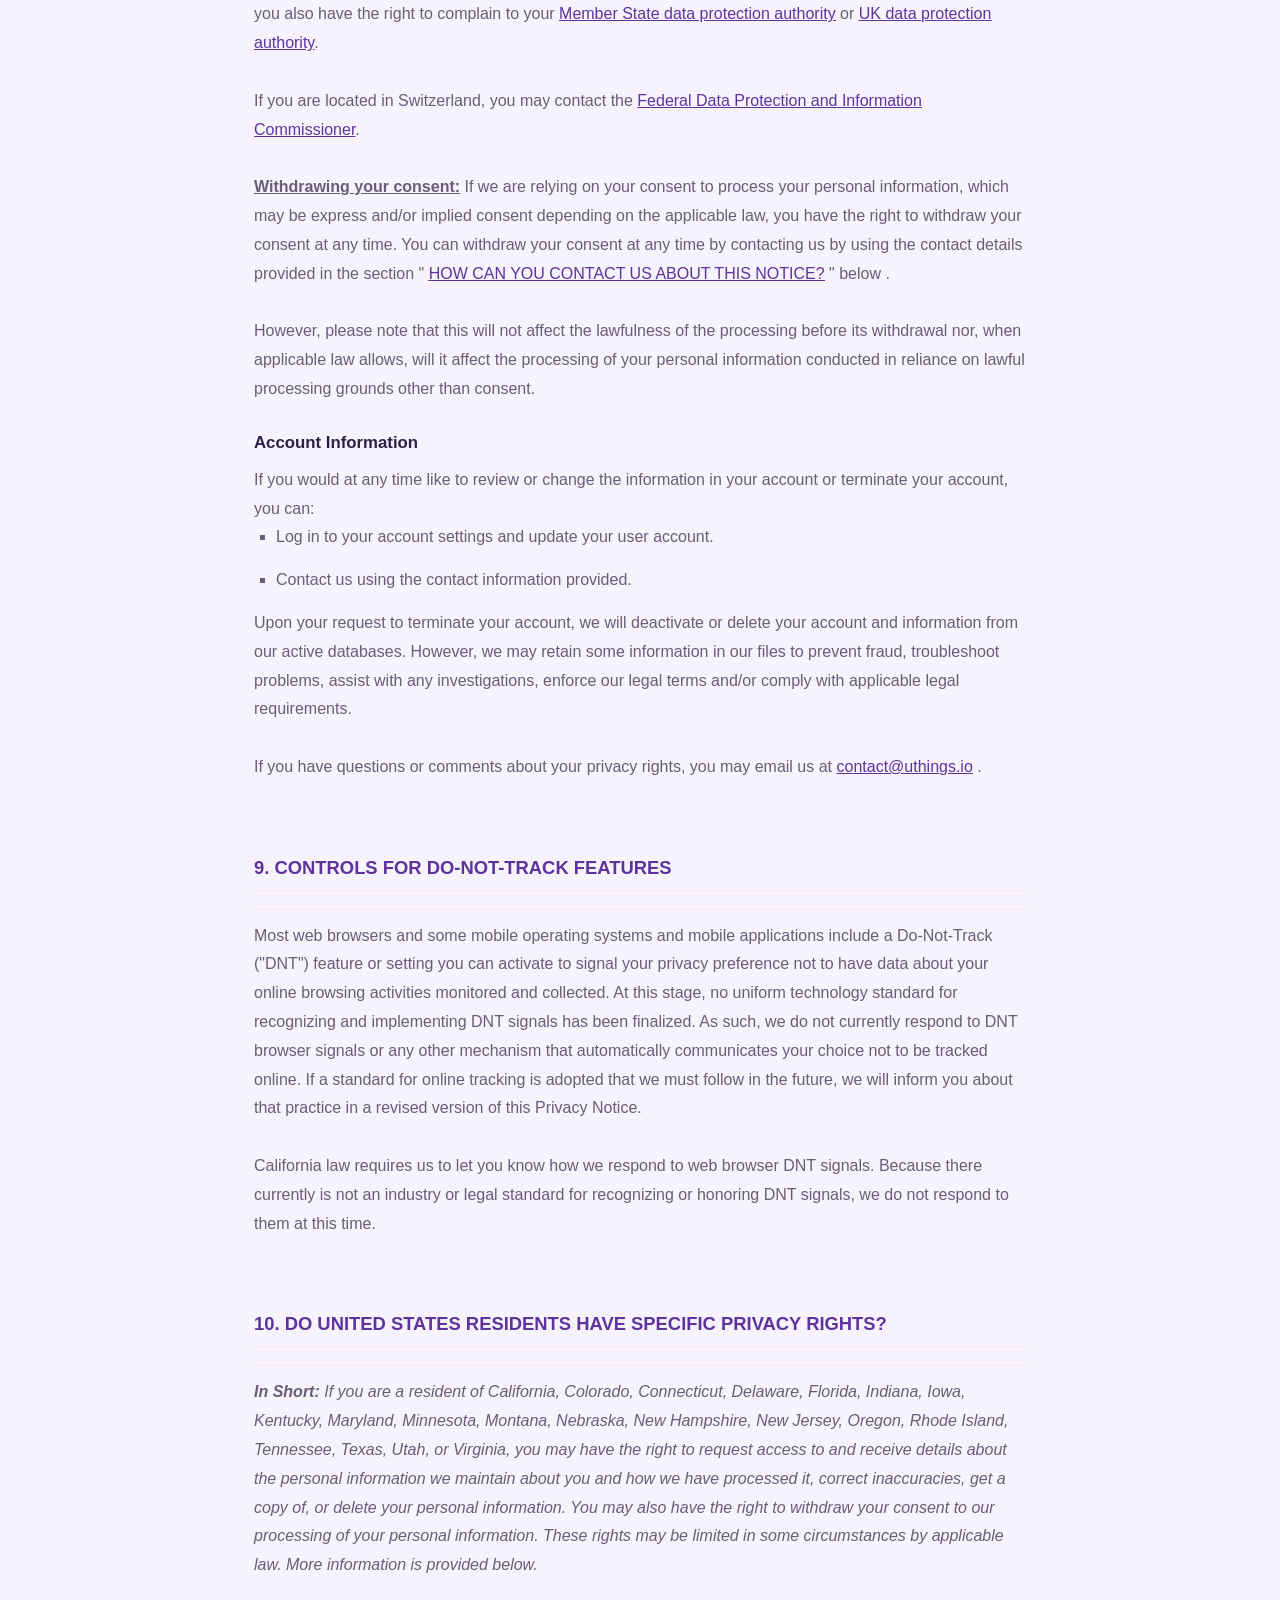
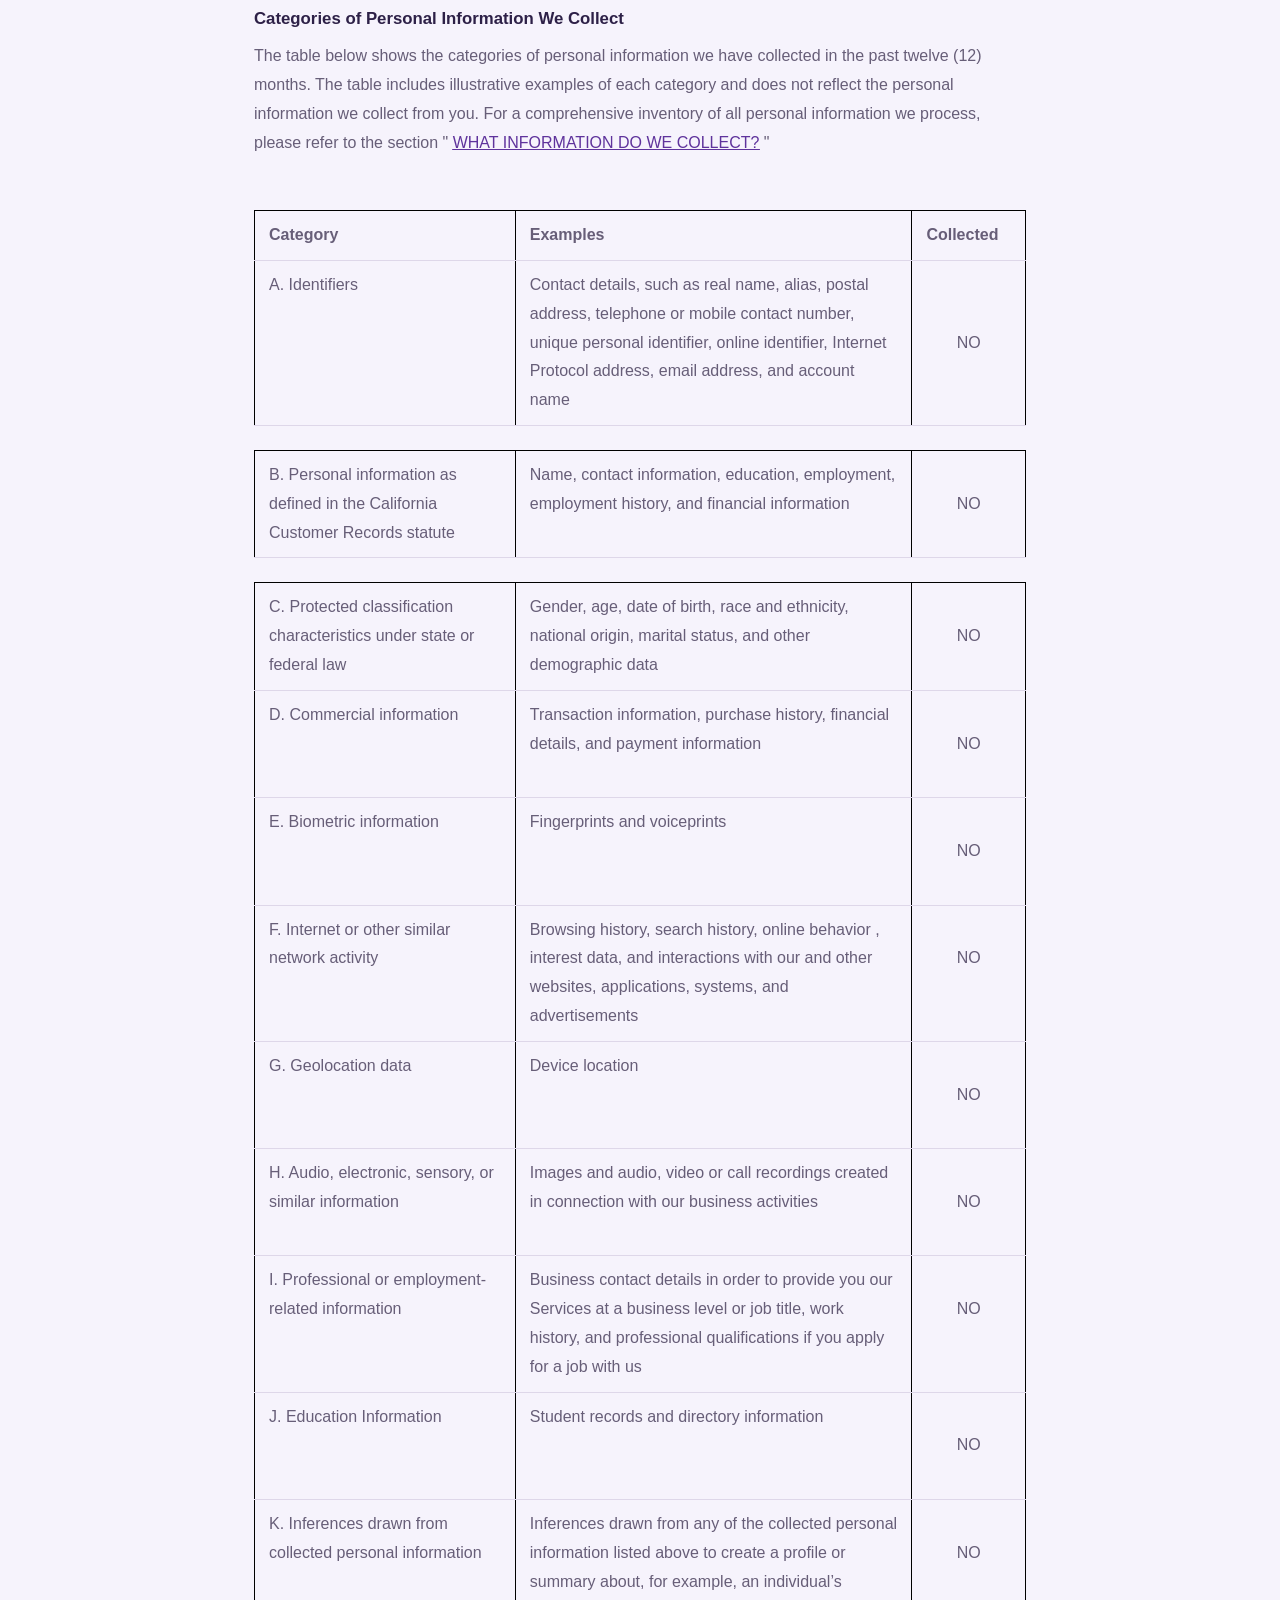
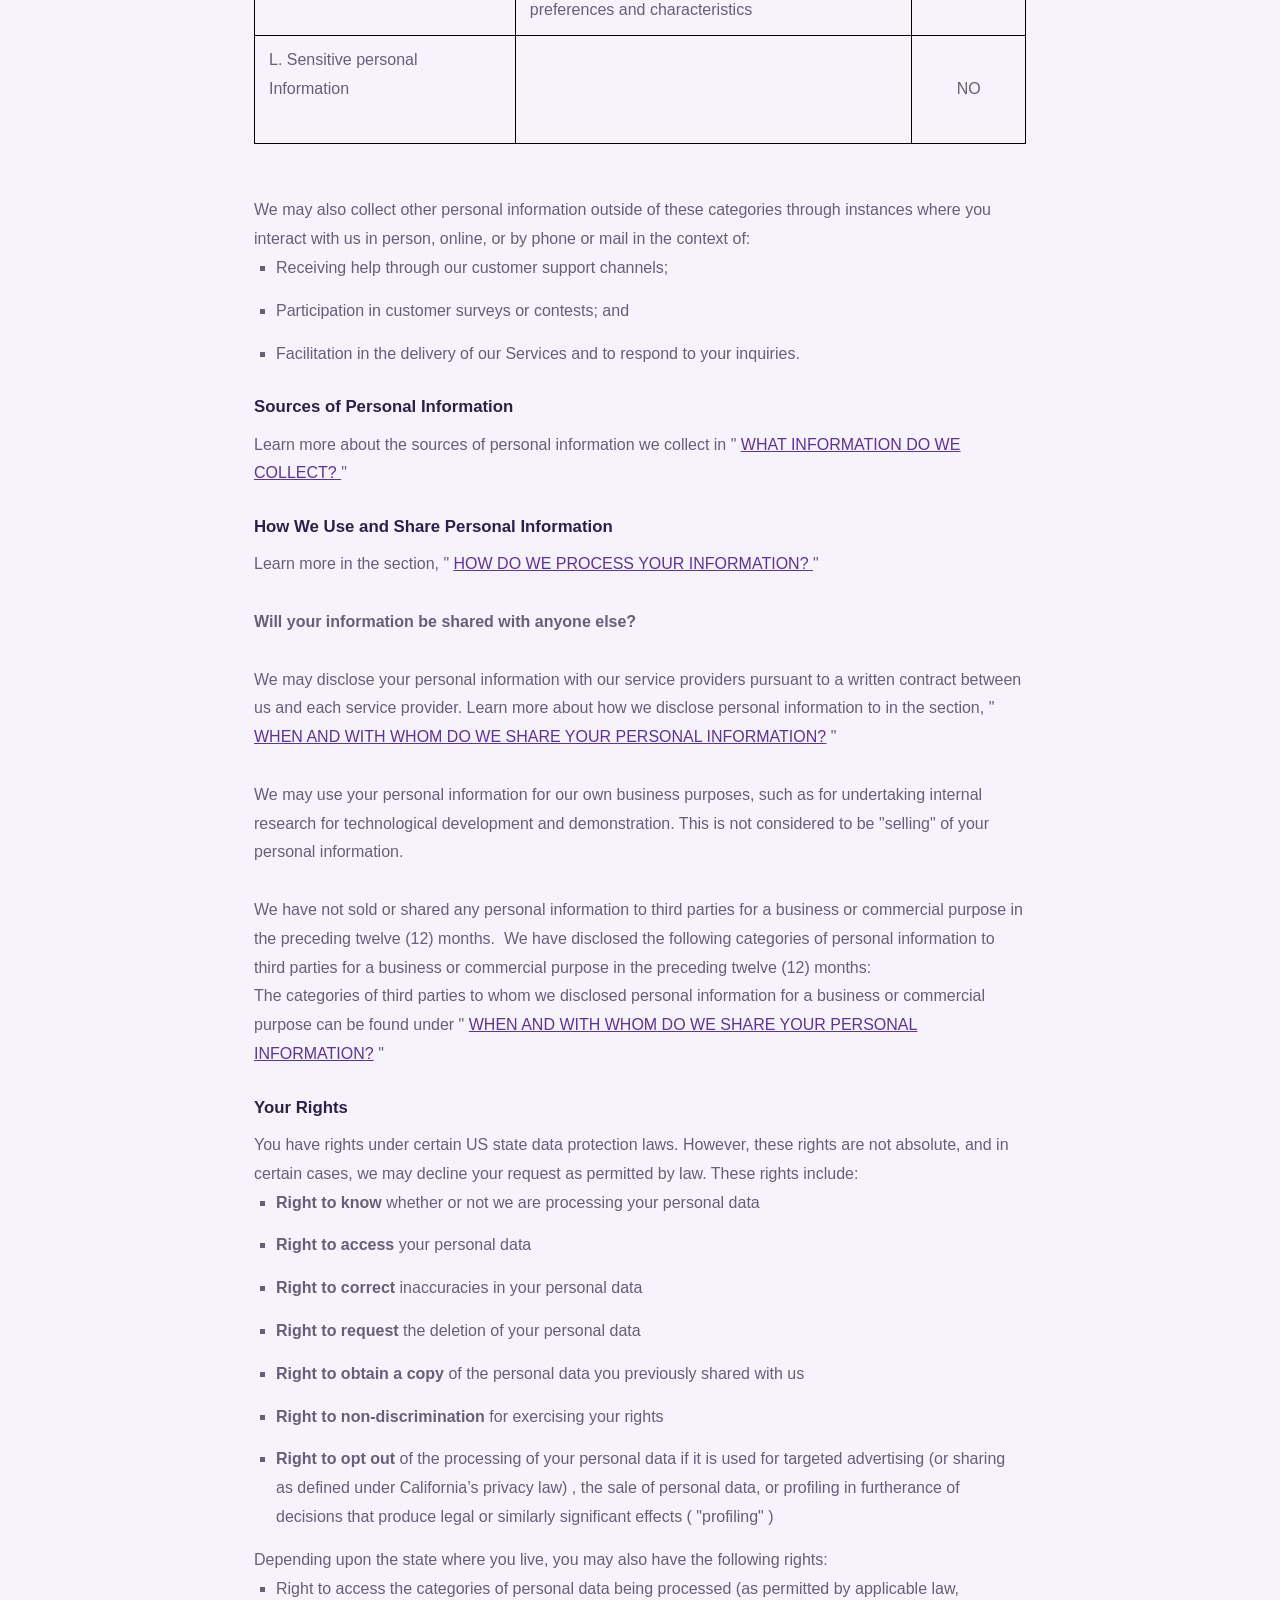
<file: privacy-policy.html>
<!DOCTYPE html>
<html lang="en">

<head>
  <meta charset="UTF-8" />
  <meta name="viewport" content="width=device-width, initial-scale=1.0" />
  <title>Privacy Policy — Dreamavera</title>
  <meta name="description" content="Learn how Dreamavera, operated by Ultimate Techworx LLC, processes parent accounts, story inputs, AI-generated content, narration, and Premium cloud sync, and how to make a privacy request." />
  <link rel="icon" href="assets/dreambean-castle.svg" type="image/svg+xml" />
  <link rel="shortcut icon" href="assets/dreambean-castle.svg" type="image/svg+xml" />
  <link rel="apple-touch-icon" href="assets/dreambean-castle.svg" />
  <link rel="mask-icon" href="assets/dreambean-castle.svg" color="#FFB830" />
  <style>
    *,
    *::before,
    *::after {
      box-sizing: border-box;
      margin: 0;
      padding: 0;
    }

    :root {
      --ink: #1A1530;
      --deep: #120E2A;
      --amber: #FFB830;
      --mist: #8BB4D4;
      --soft: #F5F0FF;
      --border: rgba(255, 255, 255, 0.08);
    }

    body {
      font-family: "Segoe UI", system-ui, sans-serif;
      background: var(--deep);
      color: var(--soft);
      line-height: 1.75;
    }

    nav {
      background: rgba(18, 14, 42, 0.95);
      border-bottom: 1px solid var(--border);
      backdrop-filter: blur(14px);
      -webkit-backdrop-filter: blur(14px);
      padding: 0 24px;
      height: 60px;
      display: flex;
      align-items: center;
      justify-content: space-between;
      position: sticky;
      top: 0;
      z-index: 10;
    }

    .nav-logo {
      color: var(--amber);
      display: inline-flex;
      align-items: center;
      gap: 9px;
      font-weight: 800;
      font-size: 1.1rem;
      text-decoration: none;
    }

    .nav-logo-icon {
      width: 30px;
      height: 30px;
      object-fit: contain;
      flex: 0 0 auto;
    }

    .nav-back {
      color: var(--mist);
      font-size: 0.85rem;
      text-decoration: none;
    }

    .nav-back:hover {
      color: var(--amber);
    }

    .page {
      max-width: 820px;
      margin: 0 auto;
      padding: 56px 24px 96px;
    }

    .doc-header {
      border-bottom: 1px solid var(--border);
      padding-bottom: 32px;
      margin-bottom: 48px;
    }

    .doc-header h1 {
      font-size: 2rem;
      font-weight: 900;
      color: var(--amber);
      letter-spacing: -0.5px;
      margin-bottom: 8px;
    }

    .doc-header p {
      color: var(--mist);
      font-size: 0.9rem;
    }

    site-footer {
      display: block;
      text-align: center;
      padding: 32px 24px;
      border-top: 1px solid var(--border);
      color: rgba(255, 255, 255, 0.3);
      font-size: 0.8rem;
    }

    site-footer a {
      color: var(--mist);
      text-decoration: none;
    }

    /* ── Override Ultimate Techworx styles to match dark theme ── */
    [data-custom-class="body"],
    [data-custom-class="body"] * {
      background: transparent !important;
      color: rgba(245, 240, 255, 0.82) !important;
      font-family: "Segoe UI", system-ui, sans-serif !important;
      font-size: 0.92rem !important;
      line-height: 1.75 !important;
    }

    [data-custom-class="title"],
    [data-custom-class="title"] * {
      display: none !important;
      /* hidden — we show our own header */
    }

    [data-custom-class="subtitle"],
    [data-custom-class="subtitle"] * {
      display: none !important;
      /* hidden — we show our own header */
    }

    [data-custom-class="heading_1"],
    [data-custom-class="heading_1"] * {
      font-size: 1.1rem !important;
      font-weight: 700 !important;
      color: var(--amber) !important;
      border-bottom: 1px solid rgba(255, 184, 48, 0.15) !important;
      padding-bottom: 6px !important;
      margin: 40px 0 12px !important;
      display: block !important;
    }

    [data-custom-class="heading_2"],
    [data-custom-class="heading_2"] * {
      font-size: 0.95rem !important;
      font-weight: 700 !important;
      color: var(--soft) !important;
      margin: 24px 0 8px !important;
      display: block !important;
    }

    [data-custom-class="heading_3"],
    [data-custom-class="heading_3"] * {
      font-size: 0.88rem !important;
      font-weight: 600 !important;
      color: var(--mist) !important;
      margin: 16px 0 6px !important;
      display: block !important;
    }

    [data-custom-class="body_text"],
    [data-custom-class="body_text"] * {
      color: rgba(245, 240, 255, 0.82) !important;
      font-size: 0.92rem !important;
    }

    [data-custom-class="link"],
    [data-custom-class="link"] * {
      color: var(--amber) !important;
      text-decoration: underline !important;
    }

    /* Lists */
    ul,
    ol {
      padding-left: 22px;
      margin-bottom: 14px;
    }

    li {
      margin-bottom: 6px;
    }

    /* TOC table */
    table {
      width: 100%;
      border-collapse: collapse;
      margin: 24px 0;
    }

    td,
    th {
      padding: 10px 14px;
      border: 1px solid var(--border);
      font-size: 0.88rem;
      color: rgba(245, 240, 255, 0.82);
      vertical-align: top;
    }

    a {
      color: var(--amber);
    }

    .app-privacy {
      background: rgba(139, 180, 212, 0.06);
      border: 1px solid rgba(139, 180, 212, 0.24);
      border-radius: 16px;
      padding: 24px;
      margin-bottom: 40px;
    }

    .app-privacy h2 {
      color: var(--amber);
      font-size: 1.2rem;
      margin-bottom: 16px;
    }

    .app-privacy h3 {
      font-size: 1rem;
      margin: 24px 0 8px;
    }

    .app-privacy p,
    .app-privacy li {
      font-size: 1rem;
      color: rgba(245, 240, 255, 0.9);
    }

    .app-privacy p { margin-bottom: 14px; }
    .app-privacy p:last-child { margin-bottom: 0; }
  </style>
  <link rel="stylesheet" href="assets/site.css">
</head>

<body class="document-page">

  <nav>
    <a href="index.html" class="nav-logo">
      <img src="assets/dreambean-castle.svg" alt="" class="nav-logo-icon" width="30" height="30">
      <span>Dreamavera</span>
    </a>
    <a href="index.html" class="nav-back">Back to Home</a>
  </nav>

  <div class="page">
    <div class="doc-header">
      <h1>Privacy Policy</h1>
      <p>Last updated: November 25, 2026 &nbsp;&middot;&nbsp; Effective date: April 12, 2026</p>
    </div>

    <section class="app-privacy" aria-labelledby="app-privacy-title">
      <h2 id="app-privacy-title">Dreamavera privacy at a glance</h2>
      <p>This app-specific explanation forms part of the Privacy Notice below. <strong>Dreamavera: AI Bedtime Stories</strong> is operated by <strong>Ultimate Techworx LLC</strong>. The new app name does not change the operator or require a new account. Our existing website, legal-page addresses, and support email remain available.</p>

      <h3>Parent accounts and story inputs</h3>
      <p>Dreamavera is intended for children aged 5–12 using an account owned and supervised by a parent or legal guardian. Account and service data include the parent's email and authentication data, subscription status, usage counters, and technical information used to operate and protect the service. Story inputs can include a dreamer, a dreamworld, a surprise, a Dream Jar wish, a feeling, a gentle hope, parental story rules, and chapter predictions. We also save your selected app/story language and narration preferences.</p>
      <p>Use fictional names and avoid entering a child's full name, school, contact details, precise location, or other identifying or sensitive information. An input can contain personal information if you include it; story creation is not an offline-only feature.</p>

      <h3>What is sent to service providers</h3>
      <ul>
        <li><strong>Anthropic:</strong> story inputs and relevant story context for chapter generation, safety review, character descriptions, and illustration scene planning. A saved illustration may also be supplied to recover an existing story's character appearance.</li>
        <li><strong>OpenAI:</strong> submitted text used for content moderation.</li>
        <li><strong>Black Forest Labs:</strong> illustration prompts and saved story illustration references used to help maintain character appearance across chapters and retries.</li>
        <li><strong>ElevenLabs:</strong> chapter text, story language, and selected narrator and narration-quality settings, to generate spoken audio in the current app.</li>
        <li><strong>Inworld:</strong> chapter text and selected narrator and narration-quality settings for narration requests from earlier app versions.</li>
        <li><strong>Google Firebase and Google Cloud:</strong> authentication, App Check, usage and subscription records, server processing, Premium cloud storage, and generated-image safety checks through Cloud Vision.</li>
        <li><strong>Apple App Store and Google Play:</strong> subscription purchases and billing handled by the store where you subscribe.</li>
      </ul>
      <p>Data sent for a feature is processed by the provider used for that feature; not every provider receives every type of data. Providers also process data under their applicable service terms and privacy policies.</p>

      <h3>Library, narration, showcases, and games</h3>
      <p>Stories and illustrations are saved on the device. Premium can also sync story content and illustrations to Firebase. Generated narration is cached on the device and is not included in story cloud sync. App/story language, voice, narration quality, illustration choices, saved character designs, reading preferences, and story-game progress are saved to support the app experience.</p>
      <p>The four bundled Dreamavera Showcase stories—three English stories and one Spanish story—have pre-generated illustrations and narration. Replaying included audio does not request new narration from an AI provider. Story Order, Memory Match, Dream Detective, and Picture Puzzle use existing story content and local game progress rather than a separate game account. Home music and sound effects are bundled app assets.</p>

      <h3>Your choices and privacy requests</h3>
      <p>A parent or guardian can manage the account in the app, request account deletion, or use our <a href="data-request.html">privacy request form</a> for access, correction, deletion, or export requests. You can also email <a href="mailto:contact@uthings.io">contact@uthings.io</a>. We may need to verify the requester and their authority to act for the account before fulfilling a request. See the full notice below for retention, security, and applicable privacy rights.</p>
    </section>

    <!-- Ultimate Techworx generated content below — do not edit manually -->
    <style>
      [data-custom-class='body'],
      [data-custom-class='body'] * {
        background: transparent !important;
      }

      [data-custom-class='title'],
      [data-custom-class='title'] * {
        font-family: Arial !important;
        font-size: 26px !important;
        color: #000000 !important;
      }

      [data-custom-class='subtitle'],
      [data-custom-class='subtitle'] * {
        font-family: Arial !important;
        color: #595959 !important;
        font-size: 14px !important;
      }

      [data-custom-class='heading_1'],
      [data-custom-class='heading_1'] * {
        font-family: Arial !important;
        font-size: 19px !important;
        color: #000000 !important;
      }

      [data-custom-class='heading_2'],
      [data-custom-class='heading_2'] * {
        font-family: Arial !important;
        font-size: 17px !important;
        color: #000000 !important;
      }

      [data-custom-class='body_text'],
      [data-custom-class='body_text'] * {
        color: #595959 !important;
        font-size: 14px !important;
        font-family: Arial !important;
      }

      [data-custom-class='link'],
      [data-custom-class='link'] * {
        color: #3030F1 !important;
        font-size: 14px !important;
        font-family: Arial !important;
        word-break: break-word !important;
      }
    </style>
    <div data-custom-class="body">
      <div><strong><span style="font-size: 26px;"><span data-custom-class="title">
              <bdt class="block-component"></bdt>
              <bdt class="question">
                <h1>PRIVACY POLICY</h1>
              </bdt>
              <bdt class="statement-end-if-in-editor"></bdt>
            </span></span></strong></div>
      <div><span style="color: rgb(127, 127, 127);"><strong><span style="font-size: 15px;"><span
                data-custom-class="subtitle">Last updated <bdt class="question">November 25, 2026</bdt>
                </span></span></strong></span></div>
      <div><br></div>
      <div><br></div>
      <div><br></div>
      <div style="line-height: 1.5;"><span style="color: rgb(127, 127, 127);"><span
            style="color: rgb(89, 89, 89); font-size: 15px;"><span data-custom-class="body_text">This Privacy Notice for
              <bdt class="question noTranslate">ULTIMATE TECHWORX LLC</bdt>
              <bdt class="block-component"></bdt>
              </bdt> (<bdt class="block-component"></bdt>"<strong>we</strong>," "<strong>us</strong>," or
              "<strong>our</strong>"<bdt class="statement-end-if-in-editor"></bdt>
            </span><span data-custom-class="body_text">), describes how and why we might access, collect, store, use,
              and/or share (<bdt class="block-component"></bdt>"<strong>process</strong>"<bdt
                class="statement-end-if-in-editor"></bdt>) your personal information when you use our services (<bdt
                class="block-component"></bdt>"<strong>Services</strong>"<bdt class="statement-end-if-in-editor"></bdt>
              ), including when you:</span></span></span><span style="font-size: 15px;"><span
            style="color: rgb(127, 127, 127);"><span data-custom-class="body_text"><span
                style="color: rgb(89, 89, 89);"><span data-custom-class="body_text">
                  <bdt class="block-component"></bdt>
                </span></span></span></span></span></div>
      <ul>
        <li data-custom-class="body_text" style="line-height: 1.5;"><span
            style="font-size: 15px; color: rgb(89, 89, 89);"><span
              style="font-size: 15px; color: rgb(89, 89, 89);"><span data-custom-class="body_text">Visit our website<bdt
                  class="block-component"></bdt> at <span style="color: rgb(0, 58, 250);">
                  <bdt class="question noTranslate"><a target="_blank" data-custom-class="link"
                      href="https://dreambean.uthings.io">https://dreambean.uthings.io</a></bdt>
                </span><span style="font-size: 15px;"><span style="color: rgb(89, 89, 89);"><span
                      data-custom-class="body_text"><span style="font-size: 15px;"><span
                          style="color: rgb(89, 89, 89);">
                          <bdt class="statement-end-if-in-editor"> or any website of ours that links to this Privacy
                            Notice</bdt>
                        </span></span></span></span></span></span></span></span></li>
      </ul>
      <div>
        <bdt class="block-component"><span style="font-size: 15px;"><span style="font-size: 15px;"><span
                style="color: rgb(127, 127, 127);"><span data-custom-class="body_text"><span
                    style="color: rgb(89, 89, 89);"><span data-custom-class="body_text">
                      <bdt class="block-component"></bdt>
                    </span></span></span></span></span></span></bdt>
      </div>
      <ul>
        <li data-custom-class="body_text" style="line-height: 1.5;"><span
            style="font-size: 15px; color: rgb(89, 89, 89);"><span
              style="font-size: 15px; color: rgb(89, 89, 89);"><span data-custom-class="body_text">Download and use<bdt
                  class="block-component"></bdt> our mobile application<bdt class="block-component"></bdt> (<bdt
                  class="question noTranslate">Dreamavera)<span style="font-size: 15px; color: rgb(89, 89, 89);"><span
                      style="font-size: 15px; color: rgb(89, 89, 89);"><span data-custom-class="body_text"><span
                          style="font-size: 15px;"><span style="color: rgb(89, 89, 89);"><span
                              data-custom-class="body_text"><span style="font-size: 15px;"><span
                                  style="color: rgb(89, 89, 89);">
                                  <bdt class="statement-end-if-in-editor">,</bdt>
                                </span></span></span></span></span></span></span></span></bdt></span><span
                data-custom-class="body_text"><span style="font-size: 15px;"><span style="color: rgb(89, 89, 89);"><span
                      data-custom-class="body_text"><span style="font-size: 15px;"><span
                          style="color: rgb(89, 89, 89);">
                          <bdt class="statement-end-if-in-editor">
                            <bdt class="block-component"> or any other application of ours that links to this Privacy
                              Notice</bdt>
                          </bdt>
                        </span></span></span></span></span></span></span></span></li>
      </ul>
      <div style="line-height: 1.5;">
        <bdt class="block-component"><span style="font-size: 15px;"></span></bdt>
      </div>
      <ul>
        <li data-custom-class="body_text" style="line-height: 1.5;"><span style="font-size: 15px;">Use <bdt
              class="question noTranslate">Dreamavera</bdt>. <bdt class="question">Dreamavera is an AI-powered bedtime
              story app for children aged 5–12 under a parent or guardian's account. Families create four-chapter
              stories through Dream Garden, Dream Jar, or Surprise Me, with AI-generated illustrations,
              Fast or Expressive narration, four bundled showcase adventures, and four story-based games.
              Stories are saved in a personal library on the device, with story and illustration cloud sync
              available for Premium subscribers.</bdt>
            </span>
          <bdt class="statement-end-if-in-editor"><span style="font-size: 15px;"></span></bdt>
        </li>
      </ul>
      <div style="line-height: 1.5;"><span style="font-size: 15px;"><span style="color: rgb(127, 127, 127);">
            <span data-custom-class="body_text"><span style="color: rgb(89, 89, 89);"><span
                  data-custom-class="body_text">
                  <bdt class="block-component"></bdt>
                </span></span></span></span></span></div>
      <ul>
        <li data-custom-class="body_text" style="line-height: 1.5;"><span
            style="font-size: 15px; color: rgb(89, 89, 89);"><span
              style="font-size: 15px; color: rgb(89, 89, 89);"><span data-custom-class="body_text">Engage with us in
                other related ways, including any marketing or events<span style="font-size: 15px;"><span
                    style="color: rgb(89, 89, 89);"><span data-custom-class="body_text"><span
                        style="font-size: 15px;"><span style="color: rgb(89, 89, 89);">
                          <bdt class="statement-end-if-in-editor"></bdt>
                        </span></span></span></span></span></span></span></span></li>
      </ul>
      <div style="line-height: 1.5;"><span style="font-size: 15px;"><span style="color: rgb(127, 127, 127);"><span
              data-custom-class="body_text"><strong>Questions or concerns? </strong>Reading this Privacy Notice will
              help you understand your privacy rights and choices. We are responsible for making decisions about how
              your personal information is processed. If you do not agree with our policies and practices, please do not
              use our Services.<bdt class="block-component"></bdt> If you still have any questions or concerns, please
              contact us at <bdt class="question noTranslate"><a target="_blank" data-custom-class="link"
                  href="mailto:contact@uthings.io">contact@uthings.io</a></bdt>.</span></span></span></div>
      <div style="line-height: 1.5;"><br></div>
      <div style="line-height: 1.5;"><br></div>
      <div style="line-height: 1.5;"><strong><span style="font-size: 15px;"><span data-custom-class="heading_1">
              <h2>SUMMARY OF KEY POINTS</h2>
            </span></span></strong></div>
      <div style="line-height: 1.5;"><span style="font-size: 15px;"><span data-custom-class="body_text"><strong><em>This
                summary provides key points from our Privacy Notice, but you can find out more details about any of
                these topics by clicking the link following each key point or by using
                our </em></strong></span></span><a data-custom-class="link" href="#toc"><span
            style="color: rgb(0, 58, 250); font-size: 15px;"><span data-custom-class="body_text"><strong><em>table of
                  contents</em></strong></span></span></a><span style="font-size: 15px;"><span
            data-custom-class="body_text"><strong><em> below to find the section you are looking
                for.</em></strong></span></span></div>
      <div style="line-height: 1.5;"><br></div>
      <div style="line-height: 1.5;"><span style="font-size: 15px;"><span data-custom-class="body_text"><strong>What
              personal information do we process?</strong> When you visit, use, or navigate our Services, we may process
            personal information depending on how you interact with us and the Services, the choices you make, and the
            products and features you use. Learn more about </span></span><a data-custom-class="link"
          href="#personalinfo"><span style="color: rgb(0, 58, 250); font-size: 15px;"><span
              data-custom-class="body_text">personal information you disclose to us</span></span></a><span
          data-custom-class="body_text">.</span></div>
      <div style="line-height: 1.5;"><br></div>
      <div style="line-height: 1.5;"><span style="font-size: 15px;"><span data-custom-class="body_text"><strong>Do we
              process any sensitive personal information? </strong>Some of the information may be considered <bdt
              class="block-component"></bdt>"special" or "sensitive"<bdt class="statement-end-if-in-editor"></bdt> in
            certain jurisdictions, for example your racial or ethnic origins, sexual orientation, and religious beliefs.
            <bdt class="block-component"></bdt>We do not process sensitive personal information.<bdt class="else-block">
            </bdt></span></span></div>
      <div style="line-height: 1.5;"><br></div>
      <div style="line-height: 1.5;"><span style="font-size: 15px;"><span data-custom-class="body_text"><strong>Do we
              collect any information from third parties?</strong>
            <bdt class="block-component"></bdt>We do not collect any information from third parties.<bdt
              class="else-block"></bdt>
          </span></span></div>
      <div style="line-height: 1.5;"><br></div>
      <div style="line-height: 1.5;"><span style="font-size: 15px;"><span data-custom-class="body_text"><strong>How do
              we process your information?</strong> We process your information to provide, improve, and administer our
            Services, communicate with you, for security and fraud prevention, and to comply with law. We may also
            process your information for other purposes with your consent. We process your information only when we have
            a valid legal reason to do so. Learn more about </span></span><a data-custom-class="link"
          href="#infouse"><span style="color: rgb(0, 58, 250); font-size: 15px;"><span data-custom-class="body_text">how
              we process your information</span></span></a><span data-custom-class="body_text">.</span></div>
      <div style="line-height: 1.5;"><br></div>
      <div style="line-height: 1.5;"><span style="font-size: 15px;"><span data-custom-class="body_text"><strong>In what
              situations and with which <bdt class="block-component"></bdt>parties do we share personal
              information?</strong> We may share information in specific situations and with specific <bdt
              class="block-component"></bdt>third parties. Learn more about </span></span><a data-custom-class="link"
          href="#whoshare"><span style="color: rgb(0, 58, 250); font-size: 15px;"><span
              data-custom-class="body_text">when and with whom we share your personal information</span></span></a><span
          style="font-size: 15px;"><span data-custom-class="body_text">.<bdt class="block-component"></bdt>
            </span></span></div>
      <div style="line-height: 1.5;"><br></div>
      <div style="line-height: 1.5;"><span style="font-size: 15px;"><span data-custom-class="body_text"><strong>How do
              we keep your information safe?</strong> We have adequate <bdt class="block-component"></bdt>organizational
            <bdt class="statement-end-if-in-editor"></bdt> and technical processes and procedures in place to protect
            your personal information. However, no electronic transmission over the internet or information storage
            technology can be guaranteed to be 100% secure, so we cannot promise or guarantee that hackers,
            cybercriminals, or other <bdt class="block-component"></bdt>unauthorized<bdt
              class="statement-end-if-in-editor"></bdt> third parties will not be able to defeat our security and
            improperly collect, access, steal, or modify your information. Learn more about </span></span><a
          data-custom-class="link" href="#infosafe"><span style="color: rgb(0, 58, 250); font-size: 15px;"><span
              data-custom-class="body_text">how we keep your information safe</span></span></a><span
          data-custom-class="body_text">.</span><span style="font-size: 15px;"><span data-custom-class="body_text">
            <bdt class="statement-end-if-in-editor"></bdt>
          </span></span></div>
      <div style="line-height: 1.5;"><br></div>
      <div style="line-height: 1.5;"><span style="font-size: 15px;"><span data-custom-class="body_text"><strong>What are
              your rights?</strong> Depending on where you are located geographically, the applicable privacy law may
            mean you have certain rights regarding your personal information. Learn more about </span></span><a
          data-custom-class="link" href="#privacyrights"><span style="color: rgb(0, 58, 250); font-size: 15px;"><span
              data-custom-class="body_text">your privacy rights</span></span></a><span
          data-custom-class="body_text">.</span></div>
      <div style="line-height: 1.5;"><br></div>
      <div style="line-height: 1.5;"><span style="font-size: 15px;"><span data-custom-class="body_text"><strong>How do
              you exercise your rights?</strong> The easiest way to exercise your rights is by <bdt
              class="block-component">submitting a </bdt></span></span><a data-custom-class="link"
          href="data-request.html" rel="noopener noreferrer"
          target="_blank"><span style="color: rgb(0, 58, 250); font-size: 15px;"><span
              data-custom-class="body_text">data subject access request</span></span></a><span
          style="font-size: 15px;"><span data-custom-class="body_text">
            <bdt class="block-component"></bdt>, or by contacting us. We will consider and act upon any request in
            accordance with applicable data protection laws.
          </span></span></div>
      <div style="line-height: 1.5;"><br></div>
      <div style="line-height: 1.5;"><span style="font-size: 15px;"><span data-custom-class="body_text">Want to learn
            more about what we do with any information we collect? </span></span><a data-custom-class="link"
          href="#toc"><span style="color: rgb(0, 58, 250); font-size: 15px;"><span data-custom-class="body_text">Review
              the Privacy Notice in full</span></span></a><span style="font-size: 15px;"><span
            data-custom-class="body_text">.</span></span></div>
      <div style="line-height: 1.5;"><br></div>
      <div style="line-height: 1.5;"><br></div>
      <div id="toc" style="line-height: 1.5;"><span style="font-size: 15px;"><span
            style="color: rgb(127, 127, 127);"><span style="color: rgb(0, 0, 0);"><strong><span
                  data-custom-class="heading_1">
                  <h2>TABLE OF CONTENTS</h2>
                </span></strong></span></span></span></div>
      <div style="line-height: 1.5;"><span style="font-size: 15px;"><a data-custom-class="link"
            href="#infocollect"><span style="color: rgb(0, 58, 250);">1. WHAT INFORMATION DO WE
              COLLECT?</span></a></span></div>
      <div style="line-height: 1.5;"><span style="font-size: 15px;"><a data-custom-class="link" href="#infouse"><span
              style="color: rgb(0, 58, 250);">2. HOW DO WE PROCESS YOUR INFORMATION?<bdt class="block-component"></bdt>
              </span></a></span></div>
      <div style="line-height: 1.5;"><span style="font-size: 15px;"><a data-custom-class="link" href="#legalbases"><span
              style="color: rgb(0, 58, 250);">3. <span style="font-size: 15px;"><span
                  style="color: rgb(0, 58, 250);">WHAT LEGAL BASES DO WE RELY ON TO PROCESS YOUR PERSONAL
                  INFORMATION?</span></span>
              <bdt class="statement-end-if-in-editor"></bdt>
            </span></a></span></div>
      <div style="line-height: 1.5;"><span style="font-size: 15px;"><span style="color: rgb(0, 58, 250);"><a
              data-custom-class="link" href="#whoshare">4. WHEN AND WITH WHOM DO WE SHARE YOUR PERSONAL
              INFORMATION?</a></span><span data-custom-class="body_text">
            <bdt class="block-component"></bdt></a><span style="color: rgb(127, 127, 127);"><span
                style="color: rgb(89, 89, 89);"><span data-custom-class="body_text"><span
                    style="color: rgb(89, 89, 89);">
                    <bdt class="block-component"></bdt>
                  </span></span></span></span>
            <bdt class="block-component"></bdt>
          </span></div>
      <div style="line-height: 1.5;"><a data-custom-class="link" href="#ai"><span style="color: rgb (0, 58, 250);">5. DO
            WE OFFER ARTIFICIAL INTELLIGENCE-BASED PRODUCTS?</span></a><span style="font-size: 15px;">
          <bdt class="statement-end-if-in-editor"></bdt>
        </span></div>
      <div style="line-height: 1.5;"><span style="font-size: 15px;"><span style="color: rgb(127, 127, 127);"><span
              style="color: rgb(89, 89, 89);"><span data-custom-class="body_text"><span
                  style="color: rgb(89, 89, 89);"><span style="color: rgb(89, 89, 89);"><span
                      style="color: rgb(89, 89, 89);">
                      <bdt class="block-component"></bdt>
                    </span></span>
                  <bdt class="block-component"></bdt>
                </span></span></span></span></span></div>
      <div style="line-height: 1.5;"><span style="font-size: 15px;"><a data-custom-class="link" href="#inforetain"><span
              style="color: rgb(0, 58, 250);">6. HOW LONG DO WE KEEP YOUR INFORMATION?</span></a><span
            style="color: rgb(127, 127, 127);"><span style="color: rgb(89, 89, 89);"><span
                data-custom-class="body_text"><span style="color: rgb(89, 89, 89);"><span
                    style="color: rgb(89, 89, 89);">
                    <bdt class="block-component"></bdt>
                  </span></span></span></span></span></span></div>
      <div style="line-height: 1.5;"><span style="font-size: 15px;"><a data-custom-class="link" href="#infosafe"><span
              style="color: rgb(0, 58, 250);">7. HOW DO WE KEEP YOUR INFORMATION SAFE?</span></a><span
            style="color: rgb(127, 127, 127);"><span style="color: rgb(89, 89, 89);"><span
                data-custom-class="body_text"><span style="color: rgb(89, 89, 89);">
                  <bdt class="statement-end-if-in-editor"></bdt>
                  <bdt class="block-component"></bdt>
                </span></span></span></span></span></div>
      <div style="line-height: 1.5;"><span style="font-size: 15px;"><span style="color: rgb(0, 58, 250);"><a
              data-custom-class="link" href="#privacyrights">8. WHAT ARE YOUR PRIVACY RIGHTS?</a></span></span></div>
      <div style="line-height: 1.5;"><span style="font-size: 15px;"><a data-custom-class="link" href="#DNT"><span
              style="color: rgb(0, 58, 250);">9. CONTROLS FOR DO-NOT-TRACK FEATURES<bdt class="block-component"></bdt>
              </span></a></span></div>
      <div style="line-height: 1.5;"><span style="font-size: 15px;"><a data-custom-class="link" href="#uslaws"><span
              style="color: rgb(0, 58, 250);">10. DO UNITED STATES RESIDENTS HAVE SPECIFIC PRIVACY
              RIGHTS?</span></a></span>
        <bdt class="block-component"><span style="font-size: 15px;"><span data-custom-class="body_text"></span></bdt>
        </span>
      </div>
      <div style="line-height: 1.5;">
        <bdt class="block-component"><span style="font-size: 15px;"></bdt>
        <bdt class="block-component"></bdt>
        <bdt class="block-component"></bdt>
        <bdt class="block-component"></bdt>
        <bdt class="block-component"></bdt>
        <bdt class="block-component"></bdt>
        <bdt class="block-component"></bdt>
        <bdt class="block-component"></bdt>
        <bdt class="block-component"></bdt>
        <bdt class="block-component"></span></bdt>
      </div>
      <div style="line-height: 1.5;"><span style="font-size: 15px;"><a data-custom-class="link"
            href="#policyupdates"><span style="color: rgb(0, 58, 250);">11. DO WE MAKE UPDATES TO THIS
              NOTICE?</span></a></span></div>
      <div style="line-height: 1.5;"><a data-custom-class="link" href="#contact"><span
            style="color: rgb(0, 58, 250); font-size: 15px;">12. HOW CAN YOU CONTACT US ABOUT THIS NOTICE?</span></a>
      </div>
      <div style="line-height: 1.5;"><a data-custom-class="link" href="#request"><span
            style="color: rgb(0, 58, 250);">13. HOW CAN YOU REVIEW, UPDATE, OR DELETE THE DATA WE COLLECT FROM
            YOU?</span></a></div>
      <div style="line-height: 1.5;"><br></div>
      <div style="line-height: 1.5;"><br></div>
      <div id="infocollect" style="line-height: 1.5;"><span style="color: rgb(0, 0, 0);"><span
            style="color: rgb(0, 0, 0); font-size: 15px;"><span style="font-size: 15px; color: rgb(0, 0, 0);"><span
                style="font-size: 15px; color: rgb(0, 0, 0);"><span id="control"
                  style="color: rgb(0, 0, 0);"><strong><span data-custom-class="heading_1">
                      <h2>1. WHAT INFORMATION DO WE COLLECT?</h2>
                    </span></strong></span></span></span></span></span><span data-custom-class="heading_2"
          id="personalinfo" style="color: rgb(0, 0, 0);"><span style="font-size: 15px;"><strong>
              <h3>Personal information you disclose to us</h3>
            </strong></span></span><span style="color: rgb(127, 127, 127);"><span
            style="color: rgb(89, 89, 89); font-size: 15px;"><span data-custom-class="body_text"><span
                style="font-size: 15px; color: rgb(89, 89, 89);"><span
                  style="font-size: 15px; color: rgb(89, 89, 89);"><span data-custom-class="body_text"><strong><em>In
                        Short:</em></strong></span></span></span></span><span data-custom-class="body_text"><span
                style="font-size: 15px; color: rgb(89, 89, 89);"><span
                  style="font-size: 15px; color: rgb(89, 89, 89);"><span
                    data-custom-class="body_text"><strong><em> </em></strong><em>We collect personal information that
                      you provide to us.</em></span></span></span></span></span></span></div>
      <div style="line-height: 1.5;"><br></div>
      <div style="line-height: 1.5;"><span style="font-size: 15px; color: rgb(89, 89, 89);"><span
            style="font-size: 15px; color: rgb(89, 89, 89);"><span data-custom-class="body_text">We collect personal
              information that you voluntarily provide to us when you <span style="font-size: 15px;">
                <bdt class="block-component"></bdt>
              </span>register on the Services, </span><span style="font-size: 15px;"><span
                data-custom-class="body_text"><span style="font-size: 15px;">
                  <bdt class="statement-end-if-in-editor"></bdt>
                </span></span><span data-custom-class="body_text">express an interest in obtaining information about us
                or our products and Services, when you participate in activities on the Services, or otherwise when you
                contact us.</span></span></span></span></div>
      <div style="line-height: 1.5;"><br></div>
      <div style="line-height: 1.5;"><span style="font-size: 15px; color: rgb(89, 89, 89);"><span
            style="font-size: 15px; color: rgb(89, 89, 89);"><span data-custom-class="body_text"><span
                style="font-size: 15px;">
                <bdt class="block-component"></bdt>
              </span></span></span></span></div>
      <div style="line-height: 1.5;"><span style="font-size: 15px; color: rgb(89, 89, 89);"><span
            style="font-size: 15px; color: rgb(89, 89, 89);"><span data-custom-class="body_text"><strong>Personal
                Information Provided by You.</strong> The personal information that we collect depends on the context of
              your interactions with us and the Services, the choices you make, and the products and features you use.
              The personal information we collect may include the following:<span style="font-size: 15px;"><span
                  data-custom-class="body_text">
                  <bdt class="forloop-component"></bdt>
                </span></span></span></span></span></div>
      <ul>
        <li data-custom-class="body_text" style="line-height: 1.5;"><span
            style="font-size: 15px; color: rgb(89, 89, 89);"><span
              style="font-size: 15px; color: rgb(89, 89, 89);"><span data-custom-class="body_text"><span
                  style="font-size: 15px;"><span data-custom-class="body_text">
                    <bdt class="question">email addresses</bdt>
                  </span></span></span></span></span></li>
      </ul>
      <div style="line-height: 1.5;"><span style="font-size: 15px; color: rgb(89, 89, 89);"><span
            style="font-size: 15px; color: rgb(89, 89, 89);"><span data-custom-class="body_text"><span
                style="font-size: 15px;"><span data-custom-class="body_text">
                  <bdt class="forloop-component"></bdt>
                </span><span data-custom-class="body_text">
                  <bdt class="statement-end-if-in-editor"></bdt>
                </span></span></span></span></span></div>
      <div id="sensitiveinfo" style="line-height: 1.5;"><span style="font-size: 15px;"><span
            data-custom-class="body_text"><strong>Sensitive Information.</strong>
            <bdt class="block-component"></bdt>We do not process sensitive information.
          </span></span></div>
      <div style="line-height: 1.5;"><br></div>
      <div style="line-height: 1.5;"><span style="font-size: 15px;"><span data-custom-class="body_text">
            <bdt class="else-block"></bdt>
          </span></span><span style="font-size: 15px; color: rgb(89, 89, 89);"><span
            style="font-size: 15px; color: rgb(89, 89, 89);"><span data-custom-class="body_text"><span
                style="font-size: 15px;"><span data-custom-class="body_text">
                  <bdt class="block-component">
                    <bdt class="block-component"></bdt>
                  </bdt>
                </span></span></span></span>
          <bdt class="block-component">
            <bdt class="block-component">
        </span></span></bdt>
      </div>
      <div style="line-height: 1.5;"><span style="font-size: 15px; color: rgb(89, 89, 89);"><span
            style="font-size: 15px; color: rgb(89, 89, 89);"><span data-custom-class="body_text">All personal
              information that you provide to us must be true, complete, and accurate, and you must notify us of any
              changes to such personal information.</span></span></span></div>
      <div style="line-height: 1.5;"><span style="font-size: 15px; color: rgb(89, 89, 89);"><span
            style="font-size: 15px; color: rgb(89, 89, 89);"><span data-custom-class="body_text">
              <bdt class="block-component"></bdt>
              </bdt>
            </span></span></span>
        <bdt class="block-component"><span style="font-size: 15px;"></span></bdt><span
          style="font-size: 15px; color: rgb(89, 89, 89);"><span style="font-size: 15px; color: rgb(89, 89, 89);"><span
              data-custom-class="body_text"><span style="color: rgb(89, 89, 89); font-size: 15px;"><span
                  data-custom-class="body_text"><span style="color: rgb(89, 89, 89); font-size: 15px;"><span
                      data-custom-class="body_text">
                      <bdt class="statement-end-if-in-editor">
                        <bdt class="block-component"></bdt>
                      </bdt>
                    </span></span></span></span></bdt></span></span></span></span></span></span></span></span><span
          style="font-size: 15px;"><span data-custom-class="body_text">
            <bdt class="block-component"></bdt>
          </span></span>
      </div>
      <div style="line-height: 1.5;"><br></div>
      <div id="infouse" style="line-height: 1.5;"><span style="color: rgb(127, 127, 127);"><span
            style="color: rgb(89, 89, 89); font-size: 15px;"><span
              style="font-size: 15px; color: rgb(89, 89, 89);"><span
                style="font-size: 15px; color: rgb(89, 89, 89);"><span id="control"
                  style="color: rgb(0, 0, 0);"><strong><span data-custom-class="heading_1">
                      <h2>2. HOW DO WE PROCESS YOUR INFORMATION?</h2>
                    </span></strong></span></span></span><span data-custom-class="body_text"><span
                style="font-size: 15px; color: rgb(89, 89, 89);"><span
                  style="font-size: 15px; color: rgb(89, 89, 89);"><span data-custom-class="body_text"><strong><em>In
                        Short: </em></strong><em>We process your information to provide, improve, and administer our
                      Services, communicate with you, for security and fraud prevention, and to comply with law.<bdt
                        class="block-component"></bdt> We process the personal information for the following purposes
                      listed below.<bdt class="statement-end-if-in-editor"></bdt> We may also process your information
                      for other purposes <bdt class="block-component"></bdt>only with your prior explicit<bdt
                        class="else-block"></bdt> consent.</em></span></span></span></span></span></span></div>
      <div style="line-height: 1.5;"><br></div>
      <div style="line-height: 1.5;"><span style="font-size: 15px; color: rgb(89, 89, 89);"><span
            style="font-size: 15px; color: rgb(89, 89, 89);"><span data-custom-class="body_text"><strong>We process your
                personal information for a variety of reasons, depending on how you interact with our Services,
                including:</strong>
              <bdt class="block-component"></bdt>
            </span></span></span></div>
      <ul>
        <li data-custom-class="body_text" style="line-height: 1.5;"><span
            style="font-size: 15px; color: rgb(89, 89, 89);"><span
              style="font-size: 15px; color: rgb(89, 89, 89);"><span data-custom-class="body_text"><strong>To facilitate
                  account creation and authentication and otherwise manage user accounts. </strong>We may process your
                information so you can create and log in to your account, as well as keep your account in working
                order.<span style="font-size: 15px; color: rgb(89, 89, 89);"><span
                    style="font-size: 15px; color: rgb(89, 89, 89);"><span data-custom-class="body_text"><span
                        style="font-size: 15px;"><span style="color: rgb(89, 89, 89);"><span
                            data-custom-class="body_text"><span style="font-size: 15px;"><span
                                style="color: rgb(89, 89, 89);"><span data-custom-class="body_text">
                                  <bdt class="statement-end-if-in-editor"></bdt>
                                </span></span></span></span></span></span></span></span></span></span></span></span>
        </li>
      </ul>
      <div style="line-height: 1.5;"><span style="font-size: 15px; color: rgb(89, 89, 89);"><span
            style="font-size: 15px; color: rgb(89, 89, 89);"><span data-custom-class="body_text">
              <bdt class="block-component"></bdt>
            </span></span></span></span></span></span></span></span></span></span></span></span></span></span></span>
        </li>
        </ul>
        <div style="line-height: 1.5;"><span style="font-size: 15px; color: rgb(89, 89, 89);"><span
              style="font-size: 15px; color: rgb(89, 89, 89);"><span data-custom-class="body_text">
                <bdt class="block-component"></bdt>
              </span></span></span></span></span></span></span></span></span></span></span></span></span></span></span></span></span></span></span></span></span>
          </li>
          </ul>
          <div style="line-height: 1.5;"><span style="font-size: 15px; color: rgb(89, 89, 89);"><span
                style="font-size: 15px; color: rgb(89, 89, 89);"><span data-custom-class="body_text">
                  <bdt class="block-component"></bdt>
                </span></span></span></span></span></span></span></span></span></span></span></span></li>
            </ul>
            <div style="line-height: 1.5;"><span style="font-size: 15px; color: rgb(89, 89, 89);"><span
                  style="font-size: 15px; color: rgb(89, 89, 89);"><span data-custom-class="body_text">
                    <bdt class="block-component"></bdt>
                  </span></span></span></li>
              </ul>
              <div style="line-height: 1.5;">
                <bdt class="block-component"><span style="font-size: 15px;"></bdt>
                </span></span></span></span></span></span></li>
                </ul>
                <div style="line-height: 1.5;">
                  <bdt class="block-component"><span style="font-size: 15px;"></bdt>
                  </span></span></span></span></span></span></span></span></span></li>
                  </ul>
                  <div style="line-height: 1.5;">
                    <bdt class="block-component"><span style="font-size: 15px;"></bdt>
                    </span></span></span></span></span></span></span></span></span></span></span></span></li>
                    </ul>
                    <div style="line-height: 1.5;">
                      <bdt class="block-component"><span style="font-size: 15px;"><span
                            data-custom-class="body_text"></span></span></bdt>
                      </li>
                      </ul>
                      <p style="font-size: 15px; line-height: 1.5;">
                        <bdt class="block-component"><span style="font-size: 15px;"></bdt>
                        </span></span></span></span></span></span></span></span></span></span></span></li>
                        </ul>
                      <p style="font-size: 15px; line-height: 1.5;">
                        <bdt class="block-component"><span style="font-size: 15px;"></bdt>
                        </span></span></span></span></span></span></span></span></span></span></span></li>
                        </ul>
                      <p style="font-size: 15px; line-height: 1.5;">
                        <bdt class="block-component"></bdt>
                        </span></span></span></span></span></span></span></span></span></span></span></li>
                        </ul>
                      <p style="font-size: 15px; line-height: 1.5;">
                        <bdt class="block-component"></bdt>
                        </span></span></span></span></span></span></span></span></span></span></span></li>
                        </ul>
                      <div style="line-height: 1.5;">
                        <bdt class="block-component"><span style="font-size: 15px;"><span
                              data-custom-class="body_text"></span></bdt></span></li>
                        </ul>
                        <div style="line-height: 1.5;">
                          <bdt class="block-component"><span style="font-size: 15px;"></bdt></span></span></span></li>
                          </ul>
                          <div style="line-height: 1.5;">
                            <bdt class="block-component"><span style="font-size: 15px;"></bdt></span></span></span></li>
                            </ul>
                            <div style="line-height: 1.5;"><span style="font-size: 15px;">
                                <bdt class="block-component"><span data-custom-class="body_text"></bdt>
                              </span></span></li>
                              </ul>
                              <div style="line-height: 1.5;">
                                <bdt class="block-component"><span style="font-size: 15px;"><span
                                      data-custom-class="body_text"></bdt></span></span></li>
                                </ul>
                                <div style="line-height: 1.5;">
                                  <bdt class="block-component"><span style="font-size: 15px;"><span
                                        data-custom-class="body_text"></span></span></bdt>
                                  </li>
                                  </ul>
                                  <div style="line-height: 1.5;">
                                    <bdt class="block-component"><span style="font-size: 15px;"><span
                                          data-custom-class="body_text"></span></span></bdt>
                                    </li>
                                    </ul>
                                    <div style="line-height: 1.5;">
                                      <bdt class="block-component"><span style="font-size: 15px;"><span
                                            data-custom-class="body_text"></span></span></bdt>
                                      </li>
                                      </ul>
                                      <div style="line-height: 1.5;">
                                        <bdt class="block-component"><span style="font-size: 15px;"><span
                                              data-custom-class="body_text"></span></span></bdt>
                                        </li>
                                        </ul>
                                        <div style="line-height: 1.5;">
                                          <bdt class="block-component"><span style="font-size: 15px;"><span
                                                data-custom-class="body_text"></span></span></bdt>
                                          </li>
                                          </ul>
                                          <div style="line-height: 1.5;">
                                            <bdt class="block-component"><span style="font-size: 15px;"><span
                                                  data-custom-class="body_text"></span></span></bdt>
                                            </li>
                                            </ul>
                                            <div style="line-height: 1.5;">
                                              <bdt class="block-component"><span style="font-size: 15px;"><span
                                                    data-custom-class="body_text"></bdt></span></span></li>
                                              </ul>
                                              <div style="line-height: 1.5;">
                                                <bdt class="block-component"><span style="font-size: 15px;"><span
                                                      data-custom-class="body_text"></bdt></span></span></li>
                                                </ul>
                                                <div style="line-height: 1.5;">
                                                  <bdt class="block-component"><span style="font-size: 15px;"><span
                                                        data-custom-class="body_text"></bdt></span></span></li>
                                                  </ul>
                                                  <div style="line-height: 1.5;">
                                                    <bdt class="block-component"><span style="font-size: 15px;"><span
                                                          data-custom-class="body_text"></span></span></bdt>
                                                  </div>
                                                  <ul>
                                                    <li data-custom-class="body_text" style="line-height: 1.5;"><span
                                                        data-custom-class="body_text"><span
                                                          style="font-size: 15px;"><strong>To save or protect an
                                                            individual's vital interest.</strong> We may process your
                                                          information when necessary to save or protect an individual’s
                                                          vital interest, such as to prevent harm.</span></span>
                                                      <bdt class="statement-end-if-in-editor"><span
                                                          style="font-size: 15px;"><span
                                                            data-custom-class="body_text"></span></span></bdt>
                                                    </li>
                                                  </ul>
                                                  <div style="line-height: 1.5;">
                                                    <bdt class="block-component"><span style="font-size: 15px;"><span
                                                          data-custom-class="body_text"></span></span></bdt>
                                                    <bdt class="block-component"><span style="font-size: 15px;"><span
                                                          data-custom-class="body_text"></bdt></span></span>
                                                    <bdt class="block-component"><span style="font-size: 15px;"><span
                                                          data-custom-class="body_text"></span></span></bdt>
                                                    <bdt class="block-component"><span style="font-size: 15px;"><span
                                                          data-custom-class="body_text"></span></span></bdt>
                                                  </div>
                                                  <div style="line-height: 1.5;"><br></div>
                                                  <div id="legalbases" style="line-height: 1.5;"><strong><span
                                                        style="font-size: 15px;"><span data-custom-class="heading_1">
                                                          <h2>3. WHAT LEGAL BASES DO WE RELY ON TO PROCESS YOUR
                                                            INFORMATION?</h2>
                                                        </span></span></strong><em><span style="font-size: 15px;"><span
                                                          data-custom-class="body_text"><strong>In Short: </strong>We
                                                          only process your personal information when we believe it is
                                                          necessary and we have a valid legal reason (i.e.<bdt
                                                            class="block-component"></bdt>,<bdt
                                                            class="statement-end-if-in-editor"></bdt> legal basis) to do
                                                          so under applicable law, like with your consent, to comply
                                                          with laws, to provide you with services to enter into or <bdt
                                                            class="block-component"></bdt>fulfill<bdt
                                                            class="statement-end-if-in-editor"></bdt> our contractual
                                                          obligations, to protect your rights, or to <bdt
                                                            class="block-component"></bdt>fulfill<bdt
                                                            class="statement-end-if-in-editor"></bdt> our legitimate
                                                          business interests.</span></span></em></div>
                                                  <div style="line-height: 1.5;"><span style="font-size: 15px;"><span
                                                        data-custom-class="body_text">
                                                        <bdt class="block-component"></bdt>
                                                      </span><span data-custom-class="body_text">
                                                        <bdt class="block-component"></bdt>
                                                      </span></span></div>
                                                  <div style="line-height: 1.5;"><br></div>
                                                  <div style="line-height: 1.5;"><em><span
                                                        style="font-size: 15px;"><span
                                                          data-custom-class="body_text"><strong><u>If you are located in
                                                              the EU or UK, this section applies to
                                                              you.</u></strong></span></span></em></div>
                                                  <div style="line-height: 1.5;"><br></div>
                                                  <div style="line-height: 1.5;"><span style="font-size: 15px;"><span
                                                        data-custom-class="body_text">
                                                        <bdt class="statement-end-if-in-editor"></bdt>
                                                      </span></span></div>
                                                  <div style="line-height: 1.5;"><span style="font-size: 15px;"><span
                                                        data-custom-class="body_text">The General Data Protection
                                                        Regulation (GDPR) and UK GDPR require us to explain the valid
                                                        legal bases we rely on in order to process your personal
                                                        information. As such, we may rely on the following legal bases
                                                        to process your personal information:</span></span></div>
                                                  <ul>
                                                    <li data-custom-class="body_text" style="line-height: 1.5;"><span
                                                        style="font-size: 15px;"><span
                                                          data-custom-class="body_text"><strong>Consent. </strong>We may
                                                          process your information if you have given us permission (i.e.
                                                          <bdt class="block-component"></bdt>,<bdt
                                                            class="statement-end-if-in-editor"></bdt> consent) to use
                                                          your personal information for a specific purpose. You can
                                                          withdraw your consent at any time. Learn more
                                                          about </span></span><a data-custom-class="link"
                                                        href="#withdrawconsent"><span
                                                          style="color: rgb(0, 58, 250); font-size: 15px;"><span
                                                            data-custom-class="body_text">withdrawing your
                                                            consent</span></span></a><span
                                                        data-custom-class="body_text">.</span></li>
                                                  </ul>
                                                  <div style="line-height: 1.5;">
                                                    <bdt class="block-component"><span style="font-size: 15px;"><span
                                                          data-custom-class="body_text"></span></span></bdt>
                                                    </li>
                                                    </ul>
                                                    <div style="line-height: 1.5;">
                                                      <bdt class="block-component"><span style="font-size: 15px;"><span
                                                            data-custom-class="body_text"></span></span></bdt>
                                                      <bdt class="block-component"><span style="font-size: 15px;"><span
                                                            data-custom-class="body_text"></span></span></bdt>
                                                    </div>
                                                    <ul>
                                                      <li data-custom-class="body_text" style="line-height: 1.5;"><span
                                                          data-custom-class="body_text"><span
                                                            style="font-size: 15px;"><strong>Legal Obligations.</strong>
                                                            We may process your information where we believe it is
                                                            necessary for compliance with our legal obligations, such as
                                                            to cooperate with a law enforcement body or regulatory
                                                            agency, exercise or defend our legal rights, or disclose
                                                            your information as evidence in litigation in which we are
                                                            involved.<bdt class="statement-end-if-in-editor"></bdt>
                                                            <br></span></span></li>
                                                    </ul>
                                                    <div style="line-height: 1.5;">
                                                      <bdt class="block-component"><span style="font-size: 15px;"><span
                                                            data-custom-class="body_text"></span></span></bdt>
                                                    </div>
                                                    <ul>
                                                      <li data-custom-class="body_text" style="line-height: 1.5;"><span
                                                          data-custom-class="body_text"><span
                                                            style="font-size: 15px;"><strong>Vital Interests.</strong>
                                                            We may process your information where we believe it is
                                                            necessary to protect your vital interests or the vital
                                                            interests of a third party, such as situations involving
                                                            potential threats to the safety of any person.</span></span>
                                                        <bdt class="statement-end-if-in-editor"><span
                                                            style="font-size: 15px;"><span
                                                              data-custom-class="body_text"></span></span></bdt>
                                                      </li>
                                                    </ul>
                                                    <div style="line-height: 1.5;">
                                                      <bdt class="block-component"><span style="font-size: 15px;"><span
                                                            data-custom-class="body_text"></span></span></bdt><span
                                                        data-custom-class="body_text"><span style="font-size: 15px;">
                                                          <bdt class="block-component">
                                                            <bdt class="block-component"></bdt>
                                                          </bdt>
                                                        </span></span>
                                                    </div>
                                                    <div style="line-height: 1.5;"><br></div>
                                                    <div style="line-height: 1.5;"><span
                                                        data-custom-class="body_text"><span
                                                          style="font-size: 15px;"><strong><u><em>If you are located in
                                                                Canada, this section applies to
                                                                you.</em></u></strong></span></span></div>
                                                    <div style="line-height: 1.5;"><br></div>
                                                    <div style="line-height: 1.5;"><span
                                                        data-custom-class="body_text"><span style="font-size: 15px;">
                                                          <bdt class="statement-end-if-in-editor"></bdt>
                                                        </span></span></div>
                                                    <div style="line-height: 1.5;"><span
                                                        data-custom-class="body_text"><span style="font-size: 15px;">We
                                                          may process your information if you have given us specific
                                                          permission (i.e.<bdt class="block-component"></bdt>,<bdt
                                                            class="statement-end-if-in-editor"></bdt> express consent)
                                                          to use your personal information for a specific purpose, or in
                                                          situations where your permission can be inferred (i.e.<bdt
                                                            class="block-component"></bdt>,<bdt
                                                            class="statement-end-if-in-editor"></bdt> implied consent).
                                                          You can </span></span><a data-custom-class="link"
                                                        href="#withdrawconsent"><span
                                                          data-custom-class="body_text"><span
                                                            style="color: rgb(0, 58, 250); font-size: 15px;">withdraw
                                                            your consent</span></span></a><span
                                                        data-custom-class="body_text"><span style="font-size: 15px;"> at
                                                          any time.</span></span></div>
                                                    <div style="line-height: 1.5;"><br></div>
                                                    <div style="line-height: 1.5;"><span
                                                        data-custom-class="body_text"><span style="font-size: 15px;">In
                                                          some exceptional cases, we may be legally permitted under
                                                          applicable law to process your information without your
                                                          consent, including, for example:</span></span></div>
                                                    <ul>
                                                      <li data-custom-class="body_text" style="line-height: 1.5;"><span
                                                          data-custom-class="body_text"><span
                                                            style="font-size: 15px;">If collection is clearly in the
                                                            interests of an individual and consent cannot be obtained in
                                                            a timely way</span></span></li>
                                                    </ul>
                                                    <div style="line-height: 1.5;"><span
                                                        data-custom-class="body_text"><span style="font-size: 15px;">
                                                          <bdt class="block-component"></bdt>
                                                        </span></span></div>
                                                    <ul>
                                                      <li data-custom-class="body_text" style="line-height: 1.5;"><span
                                                          data-custom-class="body_text"><span
                                                            style="font-size: 15px;">For investigations and fraud
                                                            detection and prevention<bdt
                                                              class="statement-end-if-in-editor"></bdt></span></span>
                                                      </li>
                                                    </ul>
                                                    <div style="line-height: 1.5;">
                                                      <bdt class="block-component"><span style="font-size: 15px;"><span
                                                            data-custom-class="body_text"></span></span></bdt>
                                                    </div>
                                                    <ul>
                                                      <li data-custom-class="body_text" style="line-height: 1.5;"><span
                                                          data-custom-class="body_text"><span
                                                            style="font-size: 15px;">For business transactions provided
                                                            certain conditions are met</span></span>
                                                        <bdt class="statement-end-if-in-editor"><span
                                                            style="font-size: 15px;"><span
                                                              data-custom-class="body_text"></span></span></bdt>
                                                      </li>
                                                    </ul>
                                                    <div style="line-height: 1.5;">
                                                      <bdt class="block-component"><span style="font-size: 15px;"><span
                                                            data-custom-class="body_text"></span></span></bdt>
                                                    </div>
                                                    <ul>
                                                      <li data-custom-class="body_text" style="line-height: 1.5;"><span
                                                          data-custom-class="body_text"><span
                                                            style="font-size: 15px;">If it is contained in a witness
                                                            statement and the collection is necessary to assess,
                                                            process, or settle an insurance claim</span></span>
                                                        <bdt class="statement-end-if-in-editor"><span
                                                            style="font-size: 15px;"><span
                                                              data-custom-class="body_text"></span></span></bdt>
                                                      </li>
                                                    </ul>
                                                    <div style="line-height: 1.5;">
                                                      <bdt class="block-component"><span style="font-size: 15px;"><span
                                                            data-custom-class="body_text"></span></span></bdt>
                                                    </div>
                                                    <ul>
                                                      <li data-custom-class="body_text" style="line-height: 1.5;"><span
                                                          data-custom-class="body_text"><span
                                                            style="font-size: 15px;">For identifying injured, ill, or
                                                            deceased persons and communicating with next of
                                                            kin</span></span>
                                                        <bdt class="statement-end-if-in-editor"><span
                                                            style="font-size: 15px;"><span
                                                              data-custom-class="body_text"></span></span></bdt>
                                                      </li>
                                                    </ul>
                                                    <div style="line-height: 1.5;"><span
                                                        data-custom-class="body_text"><span style="font-size: 15px;">
                                                          <bdt class="block-component"></bdt>
                                                        </span></span></div>
                                                    <ul>
                                                      <li data-custom-class="body_text" style="line-height: 1.5;"><span
                                                          data-custom-class="body_text"><span
                                                            style="font-size: 15px;">If we have reasonable grounds to
                                                            believe an individual has been, is, or may be victim of
                                                            financial abuse<bdt class="statement-end-if-in-editor">
                                                            </bdt></span></span></li>
                                                    </ul>
                                                    <div style="line-height: 1.5;"><span
                                                        data-custom-class="body_text"><span style="font-size: 15px;">
                                                          <bdt class="block-component"></bdt>
                                                        </span></span></div>
                                                    <ul>
                                                      <li data-custom-class="body_text" style="line-height: 1.5;"><span
                                                          data-custom-class="body_text"><span
                                                            style="font-size: 15px;">If it is reasonable to expect
                                                            collection and use with consent would compromise the
                                                            availability or the accuracy of the information and the
                                                            collection is reasonable for purposes related to
                                                            investigating a breach of an agreement or a contravention of
                                                            the laws of Canada or a province<bdt
                                                              class="statement-end-if-in-editor"></bdt></span></span>
                                                      </li>
                                                    </ul>
                                                    <div style="line-height: 1.5;"><span
                                                        data-custom-class="body_text"><span style="font-size: 15px;">
                                                          <bdt class="block-component"></bdt>
                                                        </span></span></div>
                                                    <ul>
                                                      <li data-custom-class="body_text" style="line-height: 1.5;"><span
                                                          data-custom-class="body_text"><span
                                                            style="font-size: 15px;">If disclosure is required to comply
                                                            with a subpoena, warrant, court order, or rules of the court
                                                            relating to the production of records<bdt
                                                              class="statement-end-if-in-editor"></bdt></span></span>
                                                      </li>
                                                    </ul>
                                                    <div style="line-height: 1.5;">
                                                      <bdt class="block-component"><span style="font-size: 15px;"><span
                                                            data-custom-class="body_text"></span></span></bdt>
                                                    </div>
                                                    <ul>
                                                      <li data-custom-class="body_text" style="line-height: 1.5;"><span
                                                          style="font-size: 15px;"><span
                                                            data-custom-class="body_text">If it was produced by an
                                                            individual in the course of their employment, business, or
                                                            profession and the collection is consistent with the
                                                            purposes for which the information was produced<bdt
                                                              class="statement-end-if-in-editor"></bdt></span></span>
                                                      </li>
                                                    </ul>
                                                    <div style="line-height: 1.5;"><span style="font-size: 15px;"><span
                                                          data-custom-class="body_text">
                                                          <bdt class="block-component"></bdt>
                                                        </span></span></div>
                                                    <ul>
                                                      <li data-custom-class="body_text" style="line-height: 1.5;"><span
                                                          style="font-size: 15px;"><span
                                                            data-custom-class="body_text">If the collection is solely
                                                            for journalistic, artistic, or literary purposes<bdt
                                                              class="statement-end-if-in-editor"></bdt></span></span>
                                                      </li>
                                                    </ul>
                                                    <div style="line-height: 1.5;"><span style="font-size: 15px;"><span
                                                          data-custom-class="body_text">
                                                          <bdt class="block-component"></bdt>
                                                        </span></span></div>
                                                    <ul>
                                                      <li data-custom-class="body_text" style="line-height: 1.5;"><span
                                                          style="font-size: 15px;"><span
                                                            data-custom-class="body_text">If the information is publicly
                                                            available and is specified by the regulations</span>
                                                          <bdt class="statement-end-if-in-editor"><span
                                                              data-custom-class="body_text"></span></bdt>
                                                        </span></li>
                                                    </ul>
                                                    <div style="line-height: 1.5;">
                                                      <bdt class="block-component"><span
                                                          style="font-size: 15px;"></span></bdt>
                                                    </div>
                                                    <ul>
                                                      <li data-custom-class="body_text" style="line-height: 1.5;"><span
                                                          style="font-size: 15px;">We may disclose de-identified
                                                          information for approved research or statistics projects,
                                                          subject to ethics oversight and confidentiality commitments
                                                          <bdt class="statement-end-if-in-editor"></bdt></span></li>
                                                    </ul>
                                                    <div style="line-height: 1.5;">
                                                      <bdt class="statement-end-if-in-editor"><span
                                                          style="font-size: 15px;"><span
                                                            data-custom-class="body_text"></span></span></bdt>
                                                      <bdt class="statement-end-if-in-editor"><span
                                                          style="font-size: 15px;"><span
                                                            data-custom-class="body_text"></span></span></bdt>
                                                    </div>
                                                    <div style="line-height: 1.5;"><br></div>
                                                    <div id="whoshare" style="line-height: 1.5;"><span
                                                        style="color: rgb(127, 127, 127);"><span
                                                          style="color: rgb(89, 89, 89); font-size: 15px;"><span
                                                            style="font-size: 15px; color: rgb(89, 89, 89);"><span
                                                              style="font-size: 15px; color: rgb(89, 89, 89);"><span
                                                                id="control" style="color: rgb(0, 0, 0);"><strong><span
                                                                    data-custom-class="heading_1">
                                                                    <h2>4. WHEN AND WITH WHOM DO WE SHARE YOUR PERSONAL
                                                                      INFORMATION?</h2>
                                                                  </span></strong></span></span></span></span></span><span
                                                        style="font-size: 15px; color: rgb(89, 89, 89);"><span
                                                          style="font-size: 15px; color: rgb(89, 89, 89);"><span
                                                            data-custom-class="body_text"><strong><em>In
                                                                Short:</em></strong><em> We may share information in
                                                              specific situations described in this section and/or with
                                                              the following <bdt class="block-component"></bdt>third
                                                              parties.</em></span></span></span></div>
                                                    <div style="line-height: 1.5;"><span
                                                        style="font-size: 15px; color: rgb(89, 89, 89);"><span
                                                          style="font-size: 15px; color: rgb(89, 89, 89);"><span
                                                            data-custom-class="body_text">
                                                            <bdt class="block-component"></bdt>
                                                          </span></span></span></div>
                                                    <div style="line-height: 1.5;"><br></div>
                                                    <div style="line-height: 1.5;"><span style="font-size: 15px;"><span
                                                          data-custom-class="body_text"><strong>Vendors, Consultants,
                                                            and Other Third-Party Service Providers.</strong> We may
                                                          share your data with third-party vendors, service providers,
                                                          contractors, or agents (<bdt class="block-component"></bdt>
                                                          "<strong>third parties</strong>"<bdt
                                                            class="statement-end-if-in-editor"></bdt>) who perform
                                                          services for us or on our behalf and require access to such
                                                          information to do that work. <bdt class="block-component">
                                                          </bdt>We have contracts in place with our third parties, which
                                                          are designed to help safeguard your personal information. This
                                                          means that they cannot do anything with your personal
                                                          information unless we have instructed them to do it. They will
                                                          also not share your personal information with any <bdt
                                                            class="block-component"></bdt>organization<bdt
                                                            class="statement-end-if-in-editor"></bdt> apart from us.
                                                          They also commit to pr</span><span
                                                          data-custom-class="body_text">otect the data they hold on our
                                                          behalf and to retain it for the period we instruct. <bdt
                                                            class="statement-end-if-in-editor"></bdt></span>
                                                        <bdt class="block-component"></bdt>
                                                      </span></div>
                                                    <div style="line-height: 1.5;"><br></div>
                                                    <div style="line-height: 1.5;"><span style="font-size: 15px;"><span
                                                          data-custom-class="body_text">The <bdt
                                                            class="block-component"></bdt>third parties we may share
                                                          personal information with are as follows:</span></span><span
                                                        style="font-size: 15px; color: rgb(89, 89, 89);"><span
                                                          style="font-size: 15px; color: rgb(89, 89, 89);"><span
                                                            data-custom-class="body_text">
                                                            <bdt class="block-component"></bdt>
                                                          </span></span></span></span></span></span></span></span></span></span></span></span>
                                                      </bdt></span></span></span></bdt>
                                                      </span></span></span></span></span></span><span
                                                        data-custom-class="body_text">
                                                        <bdt class="block-component"></bdt>
                                                      </span></span></span></span></span></span></span></span>
                                                      <bdt class="block-component"></bdt>
                                                      </span></span></span></span></span></span></span></span><span
                                                        style="font-size: 15px;">
                                                        <bdt class="block-component"></bdt>
                                                      </span>
                                                    </div>
                                                    <ul>
                                                      <li data-custom-class="body_text"><span
                                                          style="font-size: 15px;"><strong>AI Service
                                                            Providers</strong></span></li>
                                                    </ul>
                                                    <div style="margin-left: 40px;"><span style="font-size: 15px;">
                                                        <bdt class="forloop-component"><span
                                                            data-custom-class="body_text"></span></bdt><span
                                                          data-custom-class="body_text">
                                                          <bdt class="block-component"></bdt>
                                                          <bdt class="question noTranslate">Anthropic</bdt>
                                                          <bdt class="block-component"></bdt>
                                                        </span>
                                                        <bdt class="forloop-component"><span
                                                            data-custom-class="body_text"></span></bdt><span
                                                          data-custom-class="body_text">
                                                          <bdt class="block-component"></bdt>, <bdt
                                                            class="question noTranslate">OpenAI</bdt>
                                                          <bdt class="else-block"></bdt>
                                                        </span>
                                                        <bdt class="forloop-component"><span
                                                            data-custom-class="body_text"></span></bdt><span
                                                          data-custom-class="body_text">
                                                          <bdt class="block-component"></bdt>, <bdt
                                                            class="question noTranslate">Black Forest Labs</bdt>
                                                          <bdt class="else-block"></bdt>
                                                        </span>
                                                        <bdt class="forloop-component"><span
                                                            data-custom-class="body_text"></span></bdt><span
                                                          data-custom-class="body_text">
                                                          <bdt class="block-component"></bdt> and <bdt
                                                            class="question noTranslate">ElevenLabs and Inworld (earlier app versions)</bdt>
                                                          <bdt class="statement-end-if-in-editor"></bdt>
                                                        </span>
                                                        <bdt class="forloop-component"><span
                                                            data-custom-class="body_text"></span></bdt>
                                                        <bdt class="statement-end-if-in-editor"></bdt>
                                                      </span>
                                                      <bdt class="block-component"></bdt>
                                                      </span></span></span></span></span></span></span></span>
                                                      <bdt class="block-component"></bdt>
                                                      </span></span></span></span></span></span></span></span>
                                                      <bdt class="block-component"></bdt>
                                                      </span></span></span></span></span></span></span></span>
                                                      <bdt class="block-component"></bdt>
                                                      </span></span></span></span></span></span></span></span>
                                                      <bdt class="block-component"></bdt>
                                                      </span></span></span></span></span></span></span></span>
                                                      <bdt class="block-component"></bdt>
                                                      </span></span></span></span></span></span></span></span>
                                                      <bdt class="block-component"></bdt>
                                                    </div>
                                                    <ul>
                                                      <li data-custom-class="body_text" style="line-height: 1.5;"><span
                                                          style="font-size: 15px; color: rgb(89, 89, 89);"><span
                                                            style="font-size: 15px; color: rgb(89, 89, 89);"><span
                                                              data-custom-class="body_text"><strong>Invoice and
                                                                Billing</strong></span></span></span></li>
                                                    </ul>
                                                    <div style="margin-left: 40px;"><span
                                                        style="font-size: 15px; color: rgb(89, 89, 89);"><span
                                                          style="font-size: 15px; color: rgb(89, 89, 89);"><span
                                                            data-custom-class="body_text"><span
                                                              style="font-size: 15px;"><span
                                                                style="color: rgb(89, 89, 89);">
                                                                <bdt class="forloop-component"><span
                                                                    data-custom-class="body_text"></span></bdt><span
                                                                  data-custom-class="body_text"><span
                                                                    style="font-size: 15px;"><span
                                                                      style="color: rgb(89, 89, 89);">
                                                                      <bdt class="block-component"></bdt>
                                                                      <bdt class="question noTranslate">Apple App Store and Google Play /
                                                                        in-app purchases</bdt>
                                                                      <bdt class="block-component"></bdt>
                                                                    </span></span></span>
                                                              </span>
                                                              <bdt class="forloop-component"></bdt>
                                                              <bdt class="statement-end-if-in-editor"></bdt>
                                                            </span></span></span></span></span></span></span></span>
                                                      <bdt class="block-component"></bdt>
                                                      </span></span></span></span></span></span></span></span>
                                                      <bdt class="block-component"></bdt>
                                                      </span></span></span></span></span></span></span></span>
                                                      <bdt class="block-component"></bdt>
                                                    </div>
                                                    <ul>
                                                      <li data-custom-class="body_text" style="line-height: 1.5;"><span
                                                          style="font-size: 15px; color: rgb(89, 89, 89);"><span
                                                            style="font-size: 15px; color: rgb(89, 89, 89);"><span
                                                              data-custom-class="body_text"><strong>User Account
                                                                Registration and
                                                                Authentication</strong></span></span></span></li>
                                                    </ul>
                                                    <div style="margin-left: 40px;"><span
                                                        style="font-size: 15px; color: rgb(89, 89, 89);"><span
                                                          style="font-size: 15px; color: rgb(89, 89, 89);"><span
                                                            data-custom-class="body_text"><span
                                                              style="font-size: 15px;"><span
                                                                style="color: rgb(89, 89, 89);">
                                                                <bdt class="forloop-component"><span
                                                                    data-custom-class="body_text"></span></bdt><span
                                                                  data-custom-class="body_text"><span
                                                                    style="font-size: 15px;"><span
                                                                      style="color: rgb(89, 89, 89);">
                                                                      <bdt class="block-component"></bdt>
                                                                      <bdt class="question noTranslate">Firebase
                                                                        Authentication</bdt>
                                                                      <bdt class="block-component"></bdt>
                                                                    </span></span></span>
                                                              </span>
                                                              <bdt class="forloop-component"></bdt>
                                                              <bdt class="statement-end-if-in-editor"></bdt>
                                                            </span></span></span></span></span></span></span></span>
                                                      <bdt class="block-component"></bdt>
                                                      </span></span></span></span></span></span></span></span>
                                                      <bdt class="block-component"></bdt>
                                                      </span></span></span></span></span></span></span></span>
                                                      <bdt class="block-component"></bdt>
                                                      </span></span></span></span></span></span></span></span>
                                                      <bdt class="block-component"></bdt>
                                                      </span></span></span></span></span></span></span></span>
                                                      <bdt class="block-component"></bdt>
                                                      </span></span></span></span></span></span></span></span><span
                                                        data-custom-class="body_text"></span><span
                                                        data-custom-class="body_text"></span><span
                                                        data-custom-class="body_text"></span><span
                                                        data-custom-class="body_text"></span><span
                                                        data-custom-class="body_text"></span><span
                                                        data-custom-class="body_text">
                                                        <bdt class="forloop-component"></bdt>
                                                      </span>
                                                    </div>
                                                    <ul>
                                                      <li data-custom-class="body_text" style="line-height: 1.5;"><span
                                                          style="font-size: 15px; color: rgb(89, 89, 89);"><span
                                                            style="font-size: 15px; color: rgb(89, 89, 89);"><span
                                                              data-custom-class="body_text"><span
                                                                style="font-size: 15px;">
                                                                <bdt class="question"><span
                                                                    data-custom-class="body_text"><strong>Cloud Storage
                                                                      / Infrastructure</strong></span></bdt>
                                                              </span></span></span></span></li>
                                                    </ul>
                                                    <div style="margin-left: 40px;"><span
                                                        style="font-size: 15px; color: rgb(89, 89, 89);"><span
                                                          style="font-size: 15px; color: rgb(89, 89, 89);"><span
                                                            data-custom-class="body_text"><span
                                                              style="font-size: 15px;">
                                                              <bdt class="question noTranslate"><span
                                                                  data-custom-class="body_text">Google Firebase</span>
                                                              </bdt>
                                                            </span></span></span></span></div>
                                                    <div><span data-custom-class="body_text">
                                                        <bdt class="forloop-component"></bdt>
                                                      </span></div>
                                                    <div><span data-custom-class="body_text"></span><span
                                                        data-custom-class="body_text"></span></div>
                                                    <div style="line-height: 1.5;"><br></div>
                                                    <div style="line-height: 1.5;"><span style="font-size: 15px;"><span
                                                          data-custom-class="body_text">We <bdt class="block-component">
                                                          </bdt>also <bdt class="statement-end-if-in-editor"></bdt>may
                                                          need to share your personal information in the following
                                                          situations:</span></span></div>
                                                    <ul>
                                                      <li data-custom-class="body_text" style="line-height: 1.5;"><span
                                                          style="font-size: 15px;"><span
                                                            data-custom-class="body_text"><strong>Business
                                                              Transfers.</strong> We may share or transfer your
                                                            information in connection with, or during negotiations of,
                                                            any merger, sale of company assets, financing, or
                                                            acquisition of all or a portion of our business to another
                                                            company.</span></span></li>
                                                    </ul>
                                                    <div style="line-height: 1.5;"><span style="font-size: 15px;"><span
                                                          data-custom-class="body_text">
                                                          <bdt class="block-component"></bdt>
                                                        </span></span></li>
                                                      </ul>
                                                      <div style="line-height: 1.5;"><span style="font-size: 15px;">
                                                          <bdt class="block-component"><span
                                                              data-custom-class="body_text"></span></bdt>
                                                        </span></li>
                                                        </ul>
                                                        <div style="line-height: 1.5;">
                                                          <bdt class="block-component"><span
                                                              style="font-size: 15px;"><span
                                                                data-custom-class="body_text"></span></span></bdt>
                                                          </li>
                                                          </ul>
                                                          <div style="line-height: 1.5;">
                                                            <bdt class="block-component"><span
                                                                style="font-size: 15px;"><span
                                                                  data-custom-class="body_text"></bdt></span></span>
                                                            </li>
                                                            </ul>
                                                            <div style="line-height: 1.5;">
                                                              <bdt class="block-component"><span
                                                                  style="font-size: 15px;"><span
                                                                    data-custom-class="body_text"></span></span></bdt>
                                                              <span data-custom-class="body_text"><span
                                                                  style="font-size: 15px;">
                                                                  <bdt class="block-component"></bdt>
                                                                </span></span>
                                                              <bdt class="statement-end-if-in-editor"><span
                                                                  style="font-size: 15px;"><span
                                                                    data-custom-class="body_text"></span></span></bdt>
                                                              </li>
                                                              </ul>
                                                              <div style="line-height: 1.5;">
                                                                <bdt class="block-component"><span
                                                                    style="font-size: 15px;"><span
                                                                      data-custom-class="body_text"></span></span></bdt>
                                                                <span
                                                                  style="color: rgb(89, 89, 89); font-size: 15px;"><span
                                                                    style="font-size: 15px;"><span
                                                                      style="color: rgb(89, 89, 89);"><span
                                                                        style="font-size: 15px;"><span
                                                                          style="color: rgb(89, 89, 89);">
                                                                          <bdt class="block-component"><span
                                                                              data-custom-class="heading_1">
                                                                              <bdt class="block-component"></bdt>
                                                                            </span>
                                                                        </span></span></span></span></span></span></span></span></span><span
                                                                  style="font-size: 15px;">
                                                                  <bdt class="block-component"></bdt>
                                                                </span>
                                                              </div>
                                                              <div style="line-height: 1.5;"><br></div>
                                                              <div id="ai" style="line-height: 1.5;"><span
                                                                  style="font-size: 15px;"><strong><span
                                                                      data-custom-class="heading_1">
                                                                      <h2>5. DO WE OFFER ARTIFICIAL INTELLIGENCE-BASED
                                                                        PRODUCTS?</h2>
                                                                    </span></strong><strong><em><span
                                                                        data-custom-class="body_text">In
                                                                        Short:</span></em></strong><em><span
                                                                      data-custom-class="body_text"> We offer products,
                                                                      features, or tools powered by artificial
                                                                      intelligence, machine learning, or similar
                                                                      technologies.</span></em></span></div>
                                                              <div style="line-height: 1.5;"><br></div>
                                                              <div style="line-height: 1.5;"><span
                                                                  style="font-size: 15px;"><span
                                                                    data-custom-class="body_text">As part of our
                                                                    Services, we offer products, features, or tools
                                                                    powered by artificial intelligence, machine
                                                                    learning, or similar technologies (collectively,
                                                                    <bdt class="block-component"></bdt>"<bdt
                                                                      class="statement-end-if-in-editor"></bdt>AI
                                                                    Products<bdt class="block-component"></bdt>"<bdt
                                                                      class="statement-end-if-in-editor"></bdt>). These
                                                                    tools are designed to enhance your experience and
                                                                    provide you with innovative solutions. The terms in
                                                                    this Privacy Notice govern your use of the AI
                                                                    Products within our Services.</span>
                                                                  <bdt class="block-component"></bdt>
                                                                </span></div>
                                                              <div style="line-height: 1.5;"><br></div>
                                                              <div style="line-height: 1.5;"><span
                                                                  style="font-size: 15px;"><strong><span
                                                                      data-custom-class="body_text">Use of AI
                                                                      Technologies</span></strong></span></div>
                                                              <div style="line-height: 1.5;"><br></div>
                                                              <div style="line-height: 1.5;"><span
                                                                  style="font-size: 15px;"><span
                                                                    data-custom-class="body_text">We provide the AI
                                                                    Products through third-party service providers (<bdt
                                                                      class="block-component"></bdt>"<bdt
                                                                      class="statement-end-if-in-editor"></bdt>AI
                                                                    Service Providers<bdt class="block-component"></bdt>
                                                                    "<bdt class="statement-end-if-in-editor"></bdt>),
                                                                    including <bdt class="forloop-component"></bdt>
                                                                    <bdt class="block-component"></bdt>
                                                                    <bdt class="question noTranslate">OpenAI</bdt>
                                                                    <bdt class="block-component"></bdt>
                                                                    <bdt class="forloop-component"></bdt>
                                                                    <bdt class="block-component"></bdt>, <bdt
                                                                      class="question noTranslate">Anthropic</bdt>
                                                                    <bdt class="else-block"></bdt>
                                                                    <bdt class="forloop-component"></bdt>
                                                                    <bdt class="block-component"></bdt>, <bdt
                                                                      class="question noTranslate">Black Forest Labs
                                                                    </bdt>
                                                                    <bdt class="else-block"></bdt>
                                                                    <bdt class="forloop-component"></bdt>
                                                                    <bdt class="block-component"></bdt> and <bdt
                                                                      class="question noTranslate">ElevenLabs and Inworld (earlier app versions)</bdt>
                                                                    <bdt class="statement-end-if-in-editor"></bdt>
                                                                    <bdt class="forloop-component"></bdt>. As outlined
                                                                    in this Privacy Notice, your input, output, and
                                                                    personal information will be shared with and
                                                                    processed by these AI Service Providers to enable
                                                                    your use of our AI Products for purposes outlined in
                                                                    <bdt class="block-component"></bdt>"<bdt
                                                                      class="statement-end-if-in-editor"></bdt>
                                                                    <bdt class="block-component"></bdt>
                                                                  </span></span><span data-custom-class="body_text"><a
                                                                    data-custom-class="link" href="#legalbases"><span
                                                                      style="color: rgb(0, 58, 250); font-size: 15px;">WHAT
                                                                      LEGAL BASES DO WE RELY ON TO PROCESS YOUR PERSONAL
                                                                      INFORMATION?</span></a><span
                                                                    style="font-size: 15px;">
                                                                    <bdt class="else-block"></bdt>
                                                                    <bdt class="block-component"></bdt>"<bdt
                                                                      class="statement-end-if-in-editor"></bdt> You must
                                                                    not use the AI Products in any way that violates the
                                                                    terms or policies of any AI Service Provider.
                                                                  </span>
                                                                  <bdt class="statement-end-if-in-editor"></bdt>
                                                                </span></div>
                                                              <div style="line-height: 1.5;"><span
                                                                  style="font-size: 15px;"><br></span></div>
                                                              <div style="line-height: 1.5;"><span
                                                                  style="font-size: 15px;"><strong><span
                                                                      data-custom-class="body_text">Our AI
                                                                      Products</span></strong></span></div>
                                                              <div style="line-height: 1.5;"><span
                                                                  style="font-size: 15px;"><br></span></div>
                                                              <div style="line-height: 1.5;"><span
                                                                  style="font-size: 15px;"><span
                                                                    data-custom-class="body_text">Our AI Products are
                                                                    designed for the following functions:</span>
                                                                  <bdt class="forloop-component"></bdt>
                                                                </span></div>
                                                              <ul>
                                                                <li data-custom-class="body_text"
                                                                  style="line-height: 1.5;"><span
                                                                    style="font-size: 15px;">
                                                                    <bdt class="question"><span
                                                                        data-custom-class="body_text">Content generation
                                                                      </span></bdt>
                                                                  </span></li>
                                                              </ul>
                                                              <div><span style="font-size: 15px;">
                                                                  <bdt class="forloop-component"></bdt>
                                                                </span></div>
                                                              <ul>
                                                                <li data-custom-class="body_text"
                                                                  style="line-height: 1.5;"><span
                                                                    style="font-size: 15px;">
                                                                    <bdt class="question"><span
                                                                        data-custom-class="body_text">Image
                                                                        generation</span></bdt>
                                                                  </span></li>
                                                              </ul>
                                                              <div><span style="font-size: 15px;">
                                                                  <bdt class="forloop-component"></bdt>
                                                                </span></div>
                                                              <ul>
                                                                <li data-custom-class="body_text"
                                                                  style="line-height: 1.5;"><span
                                                                    style="font-size: 15px;">
                                                                    <bdt class="question"><span
                                                                        data-custom-class="body_text">Text-to-speech /
                                                                        Voice synthesis</span></bdt>
                                                                  </span></li>
                                                              </ul>
                                                              <div><span style="font-size: 15px;">
                                                                  <bdt class="forloop-component"></bdt>
                                                                </span></div>
                                                              <ul>
                                                                <li data-custom-class="body_text"
                                                                  style="line-height: 1.5;"><span
                                                                    style="font-size: 15px;">
                                                                    <bdt class="question"><span
                                                                        data-custom-class="body_text">Content
                                                                        moderation</span></bdt>
                                                                  </span></li>
                                                              </ul>
                                                              <div><span style="font-size: 15px;">
                                                                  <bdt class="forloop-component"></bdt><br>
                                                                </span></div>
                                                              <div style="line-height: 1.5;"><span
                                                                  style="font-size: 15px;"><strong><span
                                                                      data-custom-class="body_text">How We Process Your
                                                                      Data Using AI</span></strong></span></div>
                                                              <div style="line-height: 1.5;"><span
                                                                  style="font-size: 15px;"><br></span></div>
                                                              <div style="line-height: 1.5;"><span
                                                                  style="font-size: 15px;"><span
                                                                    data-custom-class="body_text">All personal
                                                                    information processed using our AI Products is
                                                                    handled in line with our Privacy Notice and our
                                                                    agreement with third parties. This ensures high
                                                                    security and safeguards your personal information
                                                                    throughout the process, giving you peace of mind
                                                                    about your data's safety.</span>
                                                                  <bdt class="block-component"></bdt>
                                                                </span></div>
                                                              <div style="line-height: 1.5;"><br></div>
                                                              <div style="line-height: 1.5;"><span
                                                                  style="font-size: 15px;"><strong><span
                                                                      data-custom-class="body_text">How to Opt
                                                                      Out</span></strong></span></div>
                                                              <div style="line-height: 1.5;"><br></div>
                                                              <div style="line-height: 1.5;"><span
                                                                  style="font-size: 15px;"><span
                                                                    data-custom-class="body_text">We believe in giving
                                                                    you the power to decide how your data is used. To
                                                                    opt out, you can:</span>
                                                                  <bdt class="forloop-component"></bdt>
                                                                </span></div>
                                                              <ul>
                                                                <li data-custom-class="body_text"
                                                                  style="line-height: 1.5;"><span
                                                                    style="font-size: 15px;">
                                                                    <bdt class="question"><span
                                                                        data-custom-class="body_text">Log in to your
                                                                        account settings and update your user
                                                                        account</span></bdt>
                                                                  </span></li>
                                                              </ul>
                                                              <div><span style="font-size: 15px;">
                                                                  <bdt class="forloop-component"></bdt>
                                                                </span></div>
                                                              <ul>
                                                                <li data-custom-class="body_text"
                                                                  style="line-height: 1.5;"><span
                                                                    style="font-size: 15px;">
                                                                    <bdt class="question"><span
                                                                        data-custom-class="body_text">Contact us using
                                                                        the contact information provided</span></bdt>
                                                                  </span></li>
                                                              </ul>
                                                              <div><span style="font-size: 15px;">
                                                                  <bdt class="forloop-component"></bdt>
                                                                </span></div>
                                                              <ul>
                                                                <li data-custom-class="body_text"
                                                                  style="line-height: 1.5;"><span
                                                                    style="font-size: 15px;">
                                                                    <bdt class="question"><span
                                                                        data-custom-class="body_text">Users can delete
                                                                        their account through the app settings or by
                                                                        contacting us, which permanently removes all
                                                                        personal data.</span></bdt>
                                                                  </span></li>
                                                              </ul>
                                                              <div><span style="font-size: 15px;">
                                                                  <bdt class="forloop-component"></bdt>
                                                                  <bdt class="statement-end-if-in-editor"></bdt>
                                                                  <bdt class="statement-end-if-in-editor"></bdt>
                                                                </span><span
                                                                  style="font-size: 15px; color: rgb(89, 89, 89);"><span
                                                                    style="font-size: 15px; color: rgb(89, 89, 89);"><span
                                                                      data-custom-class="body_text"><span
                                                                        style="color: rgb(89, 89, 89); font-size: 15px;"><span
                                                                          style="color: rgb(89, 89, 89); font-size: 15px;"><span
                                                                            style="color: rgb(89, 89, 89); font-size: 15px;"><span
                                                                              style="font-size: 15px;"><span
                                                                                style="color: rgb(89, 89, 89);"><span
                                                                                  style="font-size: 15px;"><span
                                                                                    style="color: rgb(89, 89, 89);"><span
                                                                                      data-custom-class="body_text">
                                                                                      <bdt class="block-component">
                                                                                      </bdt>
                                                                                    </span>
                                                                                    <bdt class="block-component"><span
                                                                                        data-custom-class="body_text">
                                                                                        <bdt class="block-component">
                                                                                        </bdt>
                                                                                      </span>
                                                                                  </span></span></span></span></span></span></span></span></span></span></span></span>
                                                              </div>
                                                              <div style="line-height: 1.5;"><br></div>
                                                              <div id="inforetain" style="line-height: 1.5;"><span
                                                                  style="color: rgb(127, 127, 127);"><span
                                                                    style="color: rgb(89, 89, 89); font-size: 15px;"><span
                                                                      style="font-size: 15px; color: rgb(89, 89, 89);"><span
                                                                        style="font-size: 15px; color: rgb(89, 89, 89);"><span
                                                                          id="control"
                                                                          style="color: rgb(0, 0, 0);"><strong><span
                                                                              data-custom-class="heading_1">
                                                                              <h2>6. HOW LONG DO WE KEEP YOUR
                                                                                INFORMATION?</h2>
                                                                            </span></strong></span></span></span></span></span><span
                                                                  style="font-size: 15px; color: rgb(89, 89, 89);"><span
                                                                    style="font-size: 15px; color: rgb(89, 89, 89);"><span
                                                                      data-custom-class="body_text"><strong><em>In
                                                                          Short: </em></strong><em>We keep your
                                                                        information for as long as necessary to <bdt
                                                                          class="block-component"></bdt>fulfill<bdt
                                                                          class="statement-end-if-in-editor"></bdt> the
                                                                        purposes outlined in this Privacy Notice unless
                                                                        otherwise required by
                                                                        law.</em></span></span></span></div>
                                                              <div style="line-height: 1.5;"><br></div>
                                                              <div style="line-height: 1.5;"><span
                                                                  style="font-size: 15px; color: rgb(89, 89, 89);"><span
                                                                    style="font-size: 15px; color: rgb(89, 89, 89);"><span
                                                                      data-custom-class="body_text">We will only keep
                                                                      your personal information for as long as it is
                                                                      necessary for the purposes set out in this Privacy
                                                                      Notice, unless a longer retention period is
                                                                      required or permitted by law (such as tax,
                                                                      accounting, or other legal requirements).<bdt
                                                                        class="block-component"></bdt> No purpose in
                                                                      this notice will require us keeping your personal
                                                                      information for longer than <span
                                                                        style="font-size: 15px;"><span
                                                                          style="color: rgb(89, 89, 89);"><span
                                                                            data-custom-class="body_text">
                                                                            <bdt class="block-component"></bdt>
                                                                          </span></span></span>
                                                                      <bdt class="block-component"></bdt>the period of
                                                                      time in which users have an account with us<bdt
                                                                        class="block-component"></bdt><span
                                                                        style="font-size: 15px;"><span
                                                                          style="color: rgb(89, 89, 89);"><span
                                                                            data-custom-class="body_text">
                                                                            <bdt class="else-block"></bdt>
                                                                          </span></span></span>.
                                                                    </span></span></span></div>
                                                              <div style="line-height: 1.5;"><br></div>
                                                              <div style="line-height: 1.5;"><span
                                                                  style="font-size: 15px; color: rgb(89, 89, 89);"><span
                                                                    style="font-size: 15px; color: rgb(89, 89, 89);"><span
                                                                      data-custom-class="body_text">When we have no
                                                                      ongoing legitimate business need to process your
                                                                      personal information, we will either delete or
                                                                      <bdt class="block-component"></bdt>anonymize<bdt
                                                                        class="statement-end-if-in-editor"></bdt> such
                                                                      information, or, if this is not possible (for
                                                                      example, because your personal information has
                                                                      been stored in backup archives), then we will
                                                                      securely store your personal information and
                                                                      isolate it from any further processing until
                                                                      deletion is possible.<span
                                                                        style="color: rgb(89, 89, 89);">
                                                                        <bdt class="block-component"></bdt>
                                                                      </span></span></span></span></div>
                                                              <div style="line-height: 1.5;"><br></div>
                                                              <div id="infosafe" style="line-height: 1.5;"><span
                                                                  style="color: rgb(127, 127, 127);"><span
                                                                    style="color: rgb(89, 89, 89); font-size: 15px;"><span
                                                                      style="font-size: 15px; color: rgb(89, 89, 89);"><span
                                                                        style="font-size: 15px; color: rgb(89, 89, 89);"><span
                                                                          id="control"
                                                                          style="color: rgb(0, 0, 0);"><strong><span
                                                                              data-custom-class="heading_1">
                                                                              <h2>7. HOW DO WE KEEP YOUR INFORMATION
                                                                                SAFE?</h2>
                                                                            </span></strong></span></span></span></span></span><span
                                                                  style="font-size: 15px; color: rgb(89, 89, 89);"><span
                                                                    style="font-size: 15px; color: rgb(89, 89, 89);"><span
                                                                      data-custom-class="body_text"><strong><em>In
                                                                          Short: </em></strong><em>We aim to protect
                                                                        your personal information through a system of
                                                                        <bdt class="block-component"></bdt>
                                                                        organizational<bdt
                                                                          class="statement-end-if-in-editor"></bdt> and
                                                                        technical security
                                                                        measures.</em></span></span></span></div>
                                                              <div style="line-height: 1.5;"><br></div>
                                                              <div style="line-height: 1.5;"><span
                                                                  style="font-size: 15px; color: rgb(89, 89, 89);"><span
                                                                    style="font-size: 15px; color: rgb(89, 89, 89);"><span
                                                                      data-custom-class="body_text">We have implemented
                                                                      appropriate and reasonable technical and <bdt
                                                                        class="block-component"></bdt>organizational<bdt
                                                                        class="statement-end-if-in-editor"></bdt>
                                                                      security measures designed to protect the security
                                                                      of any personal information we process. However,
                                                                      despite our safeguards and efforts to secure your
                                                                      information, no electronic transmission over the
                                                                      Internet or information storage technology can be
                                                                      guaranteed to be 100% secure, so we cannot promise
                                                                      or guarantee that hackers, cybercriminals, or
                                                                      other <bdt class="block-component"></bdt>
                                                                      unauthorized<bdt
                                                                        class="statement-end-if-in-editor"></bdt> third
                                                                      parties will not be able to defeat our security
                                                                      and improperly collect, access, steal, or modify
                                                                      your information. Although we will do our best to
                                                                      protect your personal information, transmission of
                                                                      personal information to and from our Services is
                                                                      at your own risk. You should only access the
                                                                      Services within a secure environment.<span
                                                                        style="color: rgb(89, 89, 89);">
                                                                        <bdt class="statement-end-if-in-editor"></bdt>
                                                                      </span><span
                                                                        style="color: rgb(89, 89, 89); font-size: 15px;"><span
                                                                          data-custom-class="body_text">
                                                                          <bdt class="block-component"></bdt>
                                                                        </span></span></span></span></span></span></div>
                                                              <div style="line-height: 1.5;"><br></div>
                                                              <div id="privacyrights" style="line-height: 1.5;"><span
                                                                  style="color: rgb(127, 127, 127);"><span
                                                                    style="color: rgb(89, 89, 89); font-size: 15px;"><span
                                                                      style="font-size: 15px; color: rgb(89, 89, 89);"><span
                                                                        style="font-size: 15px; color: rgb(89, 89, 89);"><span
                                                                          id="control"
                                                                          style="color: rgb(0, 0, 0);"><strong><span
                                                                              data-custom-class="heading_1">
                                                                              <h2>8. WHAT ARE YOUR PRIVACY RIGHTS?</h2>
                                                                            </span></strong></span></span></span></span></span><span
                                                                  style="font-size: 15px; color: rgb(89, 89, 89);"><span
                                                                    style="font-size: 15px; color: rgb(89, 89, 89);"><span
                                                                      data-custom-class="body_text"><strong><em>In
                                                                          Short:</em></strong><em> <span
                                                                          style="color: rgb(89, 89, 89);"><span
                                                                            style="font-size: 15px;"><span
                                                                              data-custom-class="body_text"><em>
                                                                                <bdt class="block-component"></bdt>
                                                                              </em></span></span></span>
                                                                        <bdt class="block-component"></bdt>Depending on
                                                                        your state of residence in the US or in <bdt
                                                                          class="else-block"></bdt>some regions, such as
                                                                        <bdt class="block-component"></bdt>the European
                                                                        Economic Area (EEA), United Kingdom (UK),
                                                                        Switzerland, and Canada<bdt
                                                                          class="block-component"></bdt>, you have
                                                                        rights that allow you greater access to and
                                                                        control over your personal information.<span
                                                                          style="color: rgb(89, 89, 89);"><span
                                                                            style="font-size: 15px;"><span
                                                                              data-custom-class="body_text"><em>
                                                                                <bdt class="statement-end-if-in-editor">
                                                                                </bdt>
                                                                              </em></span></span> </span>You may review,
                                                                        change, or terminate your account at any time,
                                                                        depending on your country, province, or state of
                                                                        residence.
                                                                      </em><span style="color: rgb(89, 89, 89);"><span
                                                                          style="font-size: 15px;">
                                                                          <bdt class="block-component"></bdt>
                                                                        </span></span></span></span></span></div>
                                                              <div style="line-height: 1.5;"><br></div>
                                                              <div style="line-height: 1.5;"><span
                                                                  style="font-size: 15px; color: rgb(89, 89, 89);"><span
                                                                    style="font-size: 15px; color: rgb(89, 89, 89);"><span
                                                                      data-custom-class="body_text">In some regions
                                                                      (like <bdt class="block-component"></bdt>the EEA,
                                                                      UK, Switzerland, and Canada<bdt
                                                                        class="block-component"></bdt>), you have
                                                                      certain rights under applicable data protection
                                                                      laws. These may include the right (i) to request
                                                                      access and obtain a copy of your personal
                                                                      information, (ii) to request rectification or
                                                                      erasure; (iii) to restrict the processing of your
                                                                      personal information; (iv) if applicable, to data
                                                                      portability; and (v) not to be subject to
                                                                      automated decision-making.<bdt
                                                                        class="block-component"></bdt> If a decision
                                                                      that produces legal or similarly significant
                                                                      effects is made solely by automated means, we will
                                                                      inform you, explain the main factors, and offer a
                                                                      simple way to request human review.<bdt
                                                                        class="statement-end-if-in-editor"></bdt> In
                                                                      certain circumstances, you may also have the right
                                                                      to object to the processing of your personal
                                                                      information. You can make such a request by
                                                                      contacting us by using the contact details
                                                                      provided in the section <bdt
                                                                        class="block-component"></bdt>"<bdt
                                                                        class="statement-end-if-in-editor"></bdt>
                                                                      </span></span></span><a data-custom-class="link"
                                                                  href="#contact"><span
                                                                    style="font-size: 15px; color: rgb(0, 58, 250);"><span
                                                                      style="font-size: 15px; color: rgb(0, 58, 250);"><span
                                                                        data-custom-class="body_text">HOW CAN YOU
                                                                        CONTACT US ABOUT THIS
                                                                        NOTICE?</span></span></span></a><span
                                                                  style="font-size: 15px; color: rgb(89, 89, 89);"><span
                                                                    style="font-size: 15px; color: rgb(89, 89, 89);"><span
                                                                      data-custom-class="body_text">
                                                                      <bdt class="block-component"></bdt>"<bdt
                                                                        class="statement-end-if-in-editor"></bdt> below.
                                                                    </span></span></span></div>
                                                              <div style="line-height: 1.5;"><br></div>
                                                              <div style="line-height: 1.5;"><span
                                                                  style="font-size: 15px; color: rgb(89, 89, 89);"><span
                                                                    style="font-size: 15px; color: rgb(89, 89, 89);"><span
                                                                      data-custom-class="body_text">We will consider and
                                                                      act upon any request in accordance with applicable
                                                                      data protection laws.<bdt class="block-component">
                                                                      </bdt></span></span></span></div>
                                                              <div style="line-height: 1.5;"><span
                                                                  style="font-size: 15px; color: rgb(89, 89, 89);"> </span>
                                                              </div>
                                                              <div style="line-height: 1.5;"><span
                                                                  style="font-size: 15px; color: rgb(89, 89, 89);"><span
                                                                    style="font-size: 15px; color: rgb(89, 89, 89);"><span
                                                                      data-custom-class="body_text">If you are located
                                                                      in the EEA or UK and you believe we are unlawfully
                                                                      processing your personal information, you also
                                                                      have the right to complain to your <span
                                                                        style="font-size: 15px;"><span
                                                                          style="color: rgb(0, 58, 250);"><span
                                                                            data-custom-class="body_text"><span
                                                                              style="color: rgb(0, 58, 250);"><span
                                                                                data-custom-class="body_text"><a
                                                                                  data-custom-class="link"
                                                                                  href="https://ec.europa.eu/justice/data-protection/bodies/authorities/index_en.htm"
                                                                                  rel="noopener noreferrer"
                                                                                  target="_blank"><span
                                                                                    style="font-size: 15px;">Member
                                                                                    State data protection
                                                                                    authority</span></a></span></span></span></span></span>
                                                                      or </span></span></span><a
                                                                  data-custom-class="link"
                                                                  href="https://ico.org.uk/make-a-complaint/data-protection-complaints/data-protection-complaints/"
                                                                  rel="noopener noreferrer" target="_blank"><span
                                                                    style="font-size: 15px; color: rgb(0, 58, 250);"><span
                                                                      style="font-size: 15px; color: rgb(0, 58, 250);"><span
                                                                        data-custom-class="body_text">UK data protection
                                                                        authority</span></span></span></a><span
                                                                  style="font-size: 15px; color: rgb(89, 89, 89);"><span
                                                                    style="font-size: 15px; color: rgb(89, 89, 89);"><span
                                                                      data-custom-class="body_text">.</span></span></span>
                                                              </div>
                                                              <div style="line-height: 1.5;"><br></div>
                                                              <div style="line-height: 1.5;"><span
                                                                  style="font-size: 15px; color: rgb(89, 89, 89);"><span
                                                                    style="font-size: 15px; color: rgb(89, 89, 89);"><span
                                                                      data-custom-class="body_text">If you are located
                                                                      in Switzerland, you may contact the <span
                                                                        style="font-size: 15px;"><span
                                                                          style="color: rgb(0, 58, 250);"><span
                                                                            data-custom-class="body_text"><span
                                                                              style="color: rgb(0, 58, 250);"><span
                                                                                data-custom-class="body_text"><span
                                                                                  style="color: rgb(0, 58, 250); font-size: 15px;"><a
                                                                                    data-custom-class="link"
                                                                                    href="https://www.edoeb.admin.ch/edoeb/en/home.html"
                                                                                    rel="noopener noreferrer"
                                                                                    target="_blank">Federal Data
                                                                                    Protection and Information
                                                                                    Commissioner</a></span></span></span></span></span></span>.</span></span></span>
                                                              </div>
                                                              <div style="line-height: 1.5;"><br></div>
                                                              <div id="withdrawconsent" style="line-height: 1.5;"><span
                                                                  style="font-size: 15px; color: rgb(89, 89, 89);"><span
                                                                    style="font-size: 15px; color: rgb(89, 89, 89);"><span
                                                                      data-custom-class="body_text"><strong><u>Withdrawing
                                                                          your consent:</u></strong> If we are relying
                                                                      on your consent to process your personal
                                                                      information,<bdt class="block-component"></bdt>
                                                                      which may be express and/or implied consent
                                                                      depending on the applicable law,<bdt
                                                                        class="statement-end-if-in-editor"></bdt> you
                                                                      have the right to withdraw your consent at any
                                                                      time. You can withdraw your consent at any time by
                                                                      contacting us by using the contact details
                                                                      provided in the section <bdt
                                                                        class="block-component"></bdt>"<bdt
                                                                        class="statement-end-if-in-editor"></bdt>
                                                                      </span></span></span><a data-custom-class="link"
                                                                  href="#contact"><span
                                                                    style="font-size: 15px; color: rgb(0, 58, 250);"><span
                                                                      style="font-size: 15px; color: rgb(0, 58, 250);"><span
                                                                        data-custom-class="body_text">HOW CAN YOU
                                                                        CONTACT US ABOUT THIS
                                                                        NOTICE?</span></span></span></a><span
                                                                  style="font-size: 15px; color: rgb(89, 89, 89);"><span
                                                                    style="font-size: 15px; color: rgb(89, 89, 89);"><span
                                                                      data-custom-class="body_text">
                                                                      <bdt class="block-component"></bdt>"<bdt
                                                                        class="statement-end-if-in-editor"></bdt> below
                                                                      <bdt class="block-component"></bdt>.
                                                                    </span></span></span></div>
                                                              <div style="line-height: 1.5;"><br></div>
                                                              <div style="line-height: 1.5;"><span
                                                                  style="font-size: 15px;"><span
                                                                    data-custom-class="body_text">However, please note
                                                                    that this will not affect the lawfulness of the
                                                                    processing before its withdrawal nor,<bdt
                                                                      class="block-component"></bdt> when applicable law
                                                                    allows,<bdt class="statement-end-if-in-editor">
                                                                    </bdt> will it affect the processing of your
                                                                    personal information conducted in reliance on lawful
                                                                    processing grounds other than consent.<bdt
                                                                      class="block-component"></bdt></span></span>
                                                                <bdt class="block-component"><span
                                                                    style="font-size: 15px;"><span
                                                                      data-custom-class="body_text"></span></span></bdt>
                                                                <span style="font-size: 15px;"><span
                                                                    data-custom-class="heading_2"><strong>
                                                                      <h3>Account Information</h3>
                                                                    </strong></span></span><span
                                                                  data-custom-class="body_text"><span
                                                                    style="font-size: 15px;">If you would at any time
                                                                    like to review or change the information in your
                                                                    account or terminate your account, you can:<bdt
                                                                      class="forloop-component"></bdt></span></span>
                                                              </div>
                                                              <ul>
                                                                <li data-custom-class="body_text"
                                                                  style="line-height: 1.5;"><span
                                                                    data-custom-class="body_text"><span
                                                                      style="font-size: 15px;">
                                                                      <bdt class="question">Log in to your account
                                                                        settings and update your user account.</bdt>
                                                                    </span></span></li>
                                                              </ul>
                                                              <div style="line-height: 1.5;"><span
                                                                  data-custom-class="body_text"><span
                                                                    style="font-size: 15px;">
                                                                    <bdt class="forloop-component"></bdt>
                                                                  </span></span></div>
                                                              <ul>
                                                                <li data-custom-class="body_text"
                                                                  style="line-height: 1.5;"><span
                                                                    data-custom-class="body_text"><span
                                                                      style="font-size: 15px;">
                                                                      <bdt class="question">Contact us using the contact
                                                                        information provided.</bdt>
                                                                    </span></span></li>
                                                              </ul>
                                                              <div style="line-height: 1.5;"><span
                                                                  data-custom-class="body_text"><span
                                                                    style="font-size: 15px;">
                                                                    <bdt class="forloop-component"></bdt>
                                                                  </span></span></div>
                                                              <div style="line-height: 1.5;"><span
                                                                  style="font-size: 15px;"><span
                                                                    data-custom-class="body_text">Upon your request to
                                                                    terminate your account, we will deactivate or delete
                                                                    your account and information from our active
                                                                    databases. However, we may retain some information
                                                                    in our files to prevent fraud, troubleshoot
                                                                    problems, assist with any investigations, enforce
                                                                    our legal terms and/or comply with applicable legal
                                                                    requirements.</span></span>
                                                                <bdt class="statement-end-if-in-editor"><span
                                                                    style="font-size: 15px;"><span
                                                                      data-custom-class="body_text"></span></span></bdt>
                                                                <span
                                                                  style="font-size: 15px; color: rgb(89, 89, 89);"><span
                                                                    style="font-size: 15px; color: rgb(89, 89, 89);"><span
                                                                      data-custom-class="body_text"><span
                                                                        style="font-size: 15px;"><span
                                                                          style="color: rgb(89, 89, 89);"><span
                                                                            style="font-size: 15px;"><span
                                                                              style="color: rgb(89, 89, 89);"><span
                                                                                data-custom-class="body_text"><span
                                                                                  style="font-size: 15px;"><span
                                                                                    style="color: rgb(89, 89, 89);">
                                                                                    <bdt class="block-component"></bdt>
                                                                                  </span></span></span></span></span></span></span></span></span></span></span></span>
                                                                <bdt class="block-component"><span
                                                                    style="font-size: 15px;"><span
                                                                      data-custom-class="body_text"></span></span></bdt>
                                                              </div>
                                                              <div style="line-height: 1.5;"><br></div>
                                                              <div style="line-height: 1.5;"><span
                                                                  data-custom-class="body_text"><span
                                                                    style="font-size: 15px;">If you have questions or
                                                                    comments about your privacy rights, you may email us
                                                                    at <bdt class="question noTranslate"><a
                                                                        target="_blank" data-custom-class="link"
                                                                        href="mailto:contact@uthings.io">contact@uthings.io</a>
                                                                    </bdt>.</span></span>
                                                                <bdt class="statement-end-if-in-editor"><span
                                                                    style="font-size: 15px;"><span
                                                                      data-custom-class="body_text"></span></span></bdt>
                                                              </div>
                                                              <div style="line-height: 1.5;"><br></div>
                                                              <div id="DNT" style="line-height: 1.5;"><span
                                                                  style="color: rgb(127, 127, 127);"><span
                                                                    style="color: rgb(89, 89, 89); font-size: 15px;"><span
                                                                      style="font-size: 15px; color: rgb(89, 89, 89);"><span
                                                                        style="font-size: 15px; color: rgb(89, 89, 89);"><span
                                                                          id="control"
                                                                          style="color: rgb(0, 0, 0);"><strong><span
                                                                              data-custom-class="heading_1">
                                                                              <h2>9. CONTROLS FOR DO-NOT-TRACK FEATURES
                                                                              </h2>
                                                                            </span></strong></span></span></span></span></span><span
                                                                  style="font-size: 15px; color: rgb(89, 89, 89);"><span
                                                                    style="font-size: 15px; color: rgb(89, 89, 89);"><span
                                                                      data-custom-class="body_text">Most web browsers
                                                                      and some mobile operating systems and mobile
                                                                      applications include a Do-Not-Track (<bdt
                                                                        class="block-component"></bdt>"DNT"<bdt
                                                                        class="statement-end-if-in-editor"></bdt>)
                                                                      feature or setting you can activate to signal your
                                                                      privacy preference not to have data about your
                                                                      online browsing activities monitored and
                                                                      collected. At this stage, no uniform technology
                                                                      standard for <bdt class="block-component"></bdt>
                                                                      recognizing<bdt
                                                                        class="statement-end-if-in-editor"></bdt> and
                                                                      implementing DNT signals has been <bdt
                                                                        class="block-component"></bdt>finalized<bdt
                                                                        class="statement-end-if-in-editor"></bdt>. As
                                                                      such, we do not currently respond to DNT browser
                                                                      signals or any other mechanism that automatically
                                                                      communicates your choice not to be tracked online.
                                                                      If a standard for online tracking is adopted that
                                                                      we must follow in the future, we will inform you
                                                                      about that practice in a revised version of this
                                                                      Privacy Notice.</span></span></span>
                                                                <bdt class="block-component"><span
                                                                    style="font-size: 15px;"></span></bdt>
                                                              </div>
                                                              <div style="line-height: 1.5;"><span
                                                                  style="font-size: 15px;"><br></span></div>
                                                              <div style="line-height: 1.5;"><span
                                                                  style="font-size: 15px;"><span
                                                                    data-custom-class="body_text">California law
                                                                    requires us to let you know how we respond to web
                                                                    browser DNT signals. Because there currently is not
                                                                    an industry or legal standard for <bdt
                                                                      class="block-component"></bdt>recognizing<bdt
                                                                      class="statement-end-if-in-editor"></bdt> or <bdt
                                                                      class="block-component"></bdt>honoring<bdt
                                                                      class="statement-end-if-in-editor"></bdt> DNT
                                                                    signals, we do not respond to them at this
                                                                    time.</span></span>
                                                                <bdt class="statement-end-if-in-editor"><span
                                                                    style="font-size: 15px;">
                                                                    <bdt class="block-component"></bdt>
                                                                  </span></span></span>
                                                              </div>
                                                              <div style="line-height: 1.5;"><br></div>
                                                              <div id="uslaws" style="line-height: 1.5;"><span
                                                                  style="color: rgb(127, 127, 127);"><span
                                                                    style="color: rgb(89, 89, 89); font-size: 15px;"><span
                                                                      style="font-size: 15px; color: rgb(89, 89, 89);"><span
                                                                        style="font-size: 15px; color: rgb(89, 89, 89);"><span
                                                                          id="control"
                                                                          style="color: rgb(0, 0, 0);"><strong><span
                                                                              data-custom-class="heading_1">
                                                                              <h2>10. DO UNITED STATES RESIDENTS HAVE
                                                                                SPECIFIC PRIVACY RIGHTS?</h2>
                                                                            </span></strong></span></span></span></span></span><span
                                                                  style="font-size: 15px; color: rgb(89, 89, 89);"><span
                                                                    style="font-size: 15px; color: rgb(89, 89, 89);"><span
                                                                      data-custom-class="body_text"><strong><em>In
                                                                          Short: </em></strong><em>If you are a resident
                                                                        of<bdt class="block-component"></bdt>
                                                                        California, Colorado, Connecticut, Delaware,
                                                                        Florida, Indiana, Iowa, Kentucky, Maryland,
                                                                        Minnesota, Montana, Nebraska, New Hampshire, New
                                                                        Jersey, Oregon, Rhode Island, Tennessee, Texas,
                                                                        Utah, or Virginia<bdt class="else-block"></bdt>,
                                                                        you may have the right to request access to and
                                                                        receive details about the personal information
                                                                        we maintain about you and how we have processed
                                                                        it, correct inaccuracies, get a copy of, or
                                                                        delete your personal information. You may also
                                                                        have the right to withdraw your consent to our
                                                                        processing of your personal information. These
                                                                        rights may be limited in some circumstances by
                                                                        applicable law. More information is provided
                                                                        below.</em></span><strong><span
                                                                        data-custom-class="heading_2">
                                                                        <h3>Categories of Personal Information We
                                                                          Collect</h3>
                                                                      </span></strong><span
                                                                      data-custom-class="body_text">The table below
                                                                      shows the categories of personal information we
                                                                      have collected in the past twelve (12) months. The
                                                                      table includes illustrative examples of each
                                                                      category and does not reflect the personal
                                                                      information we collect from you. For a
                                                                      comprehensive inventory of all personal
                                                                      information we process, please refer to the
                                                                      section <bdt class="block-component"></bdt>"<bdt
                                                                        class="statement-end-if-in-editor"></bdt>
                                                                      </span></span></span><a data-custom-class="link"
                                                                  href="#infocollect"><span
                                                                    style="font-size: 15px; color: rgb(89, 89, 89);"><span
                                                                      style="font-size: 15px; color: rgb(0, 58, 250);"><span
                                                                        data-custom-class="body_text"><span
                                                                          data-custom-class="link">WHAT INFORMATION DO
                                                                          WE
                                                                          COLLECT?</span></span></span></span></a><span
                                                                  style="font-size: 15px; color: rgb(89, 89, 89);"><span
                                                                    style="font-size: 15px; color: rgb(89, 89, 89);"><span
                                                                      data-custom-class="body_text">
                                                                      <bdt class="block-component"></bdt>"<bdt
                                                                        class="statement-end-if-in-editor"></bdt>
                                                                    </span></span></span></div>
                                                              <div style="line-height: 1.5;"><br></div>
                                                              <table style="width: 100%;">
                                                                <thead>
                                                                  <tr>
                                                                    <th
                                                                      style="width: 33.8274%; border-left: 1px solid black; border-right: 1px solid black; border-top: 1px solid black; text-align: left;">
                                                                      <span
                                                                        style="font-size: 15px; color: rgb(89, 89, 89);"><span
                                                                          style="font-size: 15px; color: rgb(89, 89, 89);"><span
                                                                            data-custom-class="body_text"><strong>Category</strong></span></span></span>
                                                                    </th>
                                                                    <th
                                                                      style="width: 51.4385%; border-top: 1px solid black; border-right: 1px solid black; text-align: left;">
                                                                      <span
                                                                        style="font-size: 15px; color: rgb(89, 89, 89);"><span
                                                                          style="font-size: 15px; color: rgb(89, 89, 89);"><span
                                                                            data-custom-class="body_text"><strong>Examples</strong></span></span></span>
                                                                    </th>
                                                                    <th
                                                                      style="width: 14.9084%; border-right: 1px solid black; border-top: 1px solid black; text-align: center; text-align: left;">
                                                                      <span
                                                                        style="font-size: 15px; color: rgb(89, 89, 89);"><span
                                                                          style="font-size: 15px; color: rgb(89, 89, 89);"><span
                                                                            data-custom-class="body_text"><strong>Collected</strong></span></span></span>
                                                                    </th>
                                                                  </tr>
                                                                </thead>
                                                                <tbody>
                                                                  <tr>
                                                                    <td
                                                                      style="width: 33.8274%; border-left: 1px solid black; border-right: 1px solid black; border-top: 1px solid black;">
                                                                      <div style="line-height: 1.5;"><span
                                                                          style="font-size: 15px; color: rgb(89, 89, 89);"><span
                                                                            style="font-size: 15px; color: rgb(89, 89, 89);"><span
                                                                              data-custom-class="body_text">A.
                                                                              Identifiers</span></span></span></div>
                                                                    </td>
                                                                    <td
                                                                      style="width: 51.4385%; border-top: 1px solid black; border-right: 1px solid black;">
                                                                      <div style="line-height: 1.5;"><span
                                                                          style="font-size: 15px; color: rgb(89, 89, 89);"><span
                                                                            style="font-size: 15px; color: rgb(89, 89, 89);"><span
                                                                              data-custom-class="body_text">Contact
                                                                              details, such as real name, alias, postal
                                                                              address, telephone or mobile contact
                                                                              number, unique personal identifier, online
                                                                              identifier, Internet Protocol address,
                                                                              email address, and account
                                                                              name</span></span></span></div>
                                                                    </td>
                                                                    <td
                                                                      style="width: 14.9084%; text-align: center; vertical-align: middle; border-right: 1px solid black; border-top: 1px solid black;">
                                                                      <div style="line-height: 1.5;"><br></div>
                                                                      <div style="line-height: 1.5;"><span
                                                                          style="font-size: 15px; color: rgb(89, 89, 89);"><span
                                                                            style="font-size: 15px; color: rgb(89, 89, 89);"><span
                                                                              data-custom-class="body_text">
                                                                              <bdt class="block-component">
                                                                                <bdt class="block-component">
                                                                                  <bdt class="forloop-component"></bdt>
                                                                                  <bdt class="block-component">NO</bdt>
                                                                                </bdt>
                                                                              </bdt>
                                                                              </bdt>
                                                                            </span><span data-custom-class="body_text">
                                                                              <bdt class="statement-end-if-in-editor">
                                                                              </bdt>
                                                                            </span></span></span></div>
                                                                      <div style="line-height: 1.5;"><br></div>
                                                                    </td>
                                                                  </tr>
                                                                </tbody>
                                                              </table>
                                                              <div style="line-height: 1.5;">
                                                                <bdt class="block-component"></bdt>
                                                              </div>
                                                              <table style="width: 100%;">
                                                                <tbody>
                                                                  <tr>
                                                                    <td
                                                                      style="width: 33.8274%; border-left: 1px solid black; border-right: 1px solid black; border-top: 1px solid black;">
                                                                      <div style="line-height: 1.5;"><span
                                                                          style="font-size: 15px; color: rgb(89, 89, 89);"><span
                                                                            style="font-size: 15px; color: rgb(89, 89, 89);"><span
                                                                              data-custom-class="body_text">B. Personal
                                                                              information as defined in the California
                                                                              Customer Records
                                                                              statute</span></span></span></div>
                                                                    </td>
                                                                    <td
                                                                      style="width: 51.4385%; border-right: 1px solid black; border-top: 1px solid black;">
                                                                      <div style="line-height: 1.5;"><span
                                                                          style="font-size: 15px; color: rgb(89, 89, 89);"><span
                                                                            style="font-size: 15px; color: rgb(89, 89, 89);"><span
                                                                              data-custom-class="body_text">Name,
                                                                              contact information, education,
                                                                              employment, employment history, and
                                                                              financial information</span></span></span>
                                                                      </div>
                                                                    </td>
                                                                    <td
                                                                      style="width: 14.9084%; text-align: center; border-right: 1px solid black; border-top: 1px solid black;">
                                                                      <div style="line-height: 1.5;"><br></div>
                                                                      <div style="line-height: 1.5;"><span
                                                                          style="font-size: 15px; color: rgb(89, 89, 89);"><span
                                                                            style="font-size: 15px; color: rgb(89, 89, 89);"><span
                                                                              data-custom-class="body_text">
                                                                              <bdt class="forloop-component">
                                                                                <bdt class="block-component">
                                                                                  <bdt class="forloop-component"></bdt>
                                                                                  <bdt class="block-component">NO</bdt>
                                                                                </bdt>
                                                                              </bdt>
                                                                            </span></span></span></div>
                                                                      <div style="line-height: 1.5;"><br></div>
                                                                    </td>
                                                                  </tr>
                                                                </tbody>
                                                              </table>
                                                              <div style="line-height: 1.5;">
                                                                <bdt class="block-component"></bdt>
                                                              </div>
                                                              <table style="width: 100%;">
                                                                <tbody>
                                                                  <tr>
                                                                    <td
                                                                      style="width: 33.8274%; border-left: 1px solid black; border-right: 1px solid black; border-top: 1px solid black;">
                                                                      <div style="line-height: 1.5;"><span
                                                                          style="font-size: 15px; color: rgb(89, 89, 89);"><span
                                                                            style="font-size: 15px; color: rgb(89, 89, 89);"><span
                                                                              data-custom-class="body_text">
                                                                              <bdt class="block-component"></bdt>C<bdt
                                                                                class="else-block"></bdt>. Protected
                                                                              classification characteristics under state
                                                                              or federal law
                                                                            </span></span></span></div>
                                                                    </td>
                                                                    <td
                                                                      style="width: 51.4385%; border-right: 1px solid black; border-top: 1px solid black;">
                                                                      <div style="line-height: 1.5;"><span
                                                                          style="font-size: 15px; color: rgb(89, 89, 89);"><span
                                                                            style="font-size: 15px; color: rgb(89, 89, 89);"><span
                                                                              data-custom-class="body_text">Gender, age,
                                                                              date of birth, race and ethnicity,
                                                                              national origin, marital status, and other
                                                                              demographic data</span></span></span>
                                                                      </div>
                                                                    </td>
                                                                    <td
                                                                      style="width: 14.9084%; text-align: center; border-right: 1px solid black; border-top: 1px solid black;">
                                                                      <div style="line-height: 1.5;"><br></div>
                                                                      <div data-custom-class="body_text"
                                                                        style="line-height: 1.5;">
                                                                        <bdt class="forloop-component"><span
                                                                            data-custom-class="body_text">
                                                                            <bdt class="block-component"></bdt>
                                                                        </bdt>
                                                                        <bdt class="block-component"></bdt>
                                                                        <bdt class="block-component"></bdt>NO</span>
                                                                        <bdt class="statement-end-if-in-editor"><span
                                                                            data-custom-class="body_text"></span></bdt>
                                                                      </div>
                                                                      <div style="line-height: 1.5;"><br></div>
                                                                    </td>
                                                                  </tr>
                                                                  <tr>
                                                                    <td
                                                                      style="width: 33.8274%; border-left: 1px solid black; border-right: 1px solid black; border-top: 1px solid black;">
                                                                      <div style="line-height: 1.5;"><span
                                                                          style="font-size: 15px; color: rgb(89, 89, 89);"><span
                                                                            style="font-size: 15px; color: rgb(89, 89, 89);"><span
                                                                              data-custom-class="body_text">
                                                                              <bdt class="block-component"></bdt>D<bdt
                                                                                class="else-block"></bdt>. Commercial
                                                                              information
                                                                            </span></span></span></div>
                                                                    </td>
                                                                    <td
                                                                      style="width: 51.4385%; border-right: 1px solid black; border-top: 1px solid black;">
                                                                      <div style="line-height: 1.5;"><span
                                                                          style="font-size: 15px; color: rgb(89, 89, 89);"><span
                                                                            style="font-size: 15px; color: rgb(89, 89, 89);"><span
                                                                              data-custom-class="body_text">Transaction
                                                                              information, purchase history, financial
                                                                              details, and payment
                                                                              information</span></span></span></div>
                                                                    </td>
                                                                    <td
                                                                      style="width: 14.9084%; text-align: center; border-right: 1px solid black; border-top: 1px solid black;">
                                                                      <div style="line-height: 1.5;"><br></div>
                                                                      <div data-custom-class="body_text"
                                                                        style="line-height: 1.5;">
                                                                        <bdt class="forloop-component"><span
                                                                            data-custom-class="body_text">
                                                                            <bdt class="block-component"></bdt>
                                                                        </bdt>
                                                                        </bdt>
                                                                        <bdt class="block-component"></bdt>
                                                                        <bdt class="block-component"></bdt>NO</span>
                                                                        <bdt class="statement-end-if-in-editor"><span
                                                                            data-custom-class="body_text"></span></bdt>
                                                                      </div>
                                                                      <div style="line-height: 1.5;"><br></div>
                                                                    </td>
                                                                  </tr>
                                                                  <tr>
                                                                    <td
                                                                      style="width: 33.8274%; border-left: 1px solid black; border-right: 1px solid black; border-top: 1px solid black;">
                                                                      <div style="line-height: 1.5;"><span
                                                                          style="font-size: 15px; color: rgb(89, 89, 89);"><span
                                                                            style="font-size: 15px; color: rgb(89, 89, 89);"><span
                                                                              data-custom-class="body_text">
                                                                              <bdt class="block-component"></bdt>E<bdt
                                                                                class="else-block"></bdt>. Biometric
                                                                              information
                                                                            </span></span></span></div>
                                                                    </td>
                                                                    <td
                                                                      style="width: 51.4385%; border-right: 1px solid black; border-top: 1px solid black;">
                                                                      <div style="line-height: 1.5;"><span
                                                                          style="font-size: 15px; color: rgb(89, 89, 89);"><span
                                                                            style="font-size: 15px; color: rgb(89, 89, 89);"><span
                                                                              data-custom-class="body_text">Fingerprints
                                                                              and voiceprints</span></span></span></div>
                                                                    </td>
                                                                    <td
                                                                      style="width: 14.9084%; text-align: center; border-right: 1px solid black; border-top: 1px solid black;">
                                                                      <div style="line-height: 1.5;"><br></div>
                                                                      <div data-custom-class="body_text"
                                                                        style="line-height: 1.5;">
                                                                        <bdt class="forloop-component"><span
                                                                            data-custom-class="body_text">
                                                                            <bdt class="block-component"></bdt>
                                                                        </bdt>
                                                                        </bdt>
                                                                        </bdt>
                                                                        <bdt class="block-component"></bdt>
                                                                        <bdt class="block-component"></bdt>NO</span>
                                                                        <bdt class="statement-end-if-in-editor"><span
                                                                            data-custom-class="body_text"></span></bdt>
                                                                      </div>
                                                                      <div style="line-height: 1.5;"><br></div>
                                                                    </td>
                                                                  </tr>
                                                                  <tr>
                                                                    <td
                                                                      style="width: 33.8274%; border-left: 1px solid black; border-right: 1px solid black; border-top: 1px solid black;">
                                                                      <div style="line-height: 1.5;"><span
                                                                          style="font-size: 15px; color: rgb(89, 89, 89);"><span
                                                                            style="font-size: 15px; color: rgb(89, 89, 89);"><span
                                                                              data-custom-class="body_text">
                                                                              <bdt class="block-component"></bdt>F<bdt
                                                                                class="else-block"></bdt>. Internet or
                                                                              other similar network activity
                                                                            </span></span></span></div>
                                                                    </td>
                                                                    <td
                                                                      style="width: 51.4385%; border-right: 1px solid black; border-top: 1px solid black;">
                                                                      <div style="line-height: 1.5;"><span
                                                                          style="font-size: 15px; color: rgb(89, 89, 89);"><span
                                                                            style="font-size: 15px; color: rgb(89, 89, 89);"><span
                                                                              data-custom-class="body_text">Browsing
                                                                              history, search history, online <bdt
                                                                                class="block-component"></bdt>behavior
                                                                              <bdt class="statement-end-if-in-editor">
                                                                              </bdt>, interest data, and interactions
                                                                              with our and other websites, applications,
                                                                              systems, and
                                                                              advertisements</span></span></span></div>
                                                                    </td>
                                                                    <td
                                                                      style="width: 14.9084%; text-align: center; border-right: 1px solid black; border-top: 1px solid black;">
                                                                      <div style="line-height: 1.5;"><br></div>
                                                                      <div data-custom-class="body_text"
                                                                        style="line-height: 1.5;">
                                                                        <bdt class="forloop-component"><span
                                                                            data-custom-class="body_text">
                                                                            <bdt class="block-component"></bdt>
                                                                        </bdt>
                                                                        </bdt>
                                                                        <bdt class="block-component"></bdt>
                                                                        <bdt class="block-component"></bdt>NO</span>
                                                                        <bdt class="statement-end-if-in-editor"><span
                                                                            data-custom-class="body_text"></span></bdt>
                                                                      </div>
                                                                      <div style="line-height: 1.5;"><br></div>
                                                                    </td>
                                                                  </tr>
                                                                  <tr>
                                                                    <td
                                                                      style="width: 33.8274%; border-left: 1px solid black; border-right: 1px solid black; border-top: 1px solid black;">
                                                                      <div style="line-height: 1.5;"><span
                                                                          style="font-size: 15px; color: rgb(89, 89, 89);"><span
                                                                            style="font-size: 15px; color: rgb(89, 89, 89);"><span
                                                                              data-custom-class="body_text">
                                                                              <bdt class="block-component"></bdt>G<bdt
                                                                                class="else-block"></bdt>. Geolocation
                                                                              data
                                                                            </span></span></span></div>
                                                                    </td>
                                                                    <td
                                                                      style="width: 51.4385%; border-right: 1px solid black; border-top: 1px solid black;">
                                                                      <div style="line-height: 1.5;"><span
                                                                          style="font-size: 15px; color: rgb(89, 89, 89);"><span
                                                                            style="font-size: 15px; color: rgb(89, 89, 89);"><span
                                                                              data-custom-class="body_text">Device
                                                                              location</span></span></span></div>
                                                                    </td>
                                                                    <td
                                                                      style="width: 14.9084%; text-align: center; border-right: 1px solid black; border-top: 1px solid black;">
                                                                      <div style="line-height: 1.5;"><br></div>
                                                                      <div data-custom-class="body_text"
                                                                        style="line-height: 1.5;">
                                                                        <bdt class="forloop-component"><span
                                                                            data-custom-class="body_text">
                                                                            <bdt class="block-component"></bdt>
                                                                        </bdt>
                                                                        </bdt>
                                                                        <bdt class="block-component"></bdt>
                                                                        <bdt class="block-component"></bdt>NO</span>
                                                                        <bdt class="statement-end-if-in-editor"><span
                                                                            data-custom-class="body_text"></span></bdt>
                                                                      </div>
                                                                      <div style="line-height: 1.5;"><br></div>
                                                                    </td>
                                                                  </tr>
                                                                  <tr>
                                                                    <td
                                                                      style="width: 33.8274%; border-left: 1px solid black; border-right: 1px solid black; border-top: 1px solid black;">
                                                                      <div style="line-height: 1.5;"><span
                                                                          style="font-size: 15px; color: rgb(89, 89, 89);"><span
                                                                            style="font-size: 15px; color: rgb(89, 89, 89);"><span
                                                                              data-custom-class="body_text">
                                                                              <bdt class="block-component"></bdt>H<bdt
                                                                                class="else-block"></bdt>. Audio,
                                                                              electronic, sensory, or similar
                                                                              information
                                                                            </span></span></span></div>
                                                                    </td>
                                                                    <td
                                                                      style="width: 51.4385%; border-right: 1px solid black; border-top: 1px solid black;">
                                                                      <div style="line-height: 1.5;"><span
                                                                          style="font-size: 15px; color: rgb(89, 89, 89);"><span
                                                                            style="font-size: 15px; color: rgb(89, 89, 89);"><span
                                                                              data-custom-class="body_text">Images and
                                                                              audio, video or call recordings created in
                                                                              connection with our business
                                                                              activities</span></span></span></div>
                                                                    </td>
                                                                    <td
                                                                      style="width: 14.9084%; text-align: center; border-right: 1px solid black; border-top: 1px solid black;">
                                                                      <div style="line-height: 1.5;"><br></div>
                                                                      <div data-custom-class="body_text"
                                                                        style="line-height: 1.5;">
                                                                        <bdt class="forloop-component"><span
                                                                            data-custom-class="body_text">
                                                                            <bdt class="block-component"></bdt>
                                                                        </bdt>
                                                                        </bdt>
                                                                        </bdt>
                                                                        <bdt class="block-component"></bdt>
                                                                        <bdt class="block-component"></bdt>NO</span>
                                                                        <bdt class="statement-end-if-in-editor"><span
                                                                            data-custom-class="body_text"></span></bdt>
                                                                      </div>
                                                                      <div style="line-height: 1.5;"><br></div>
                                                                    </td>
                                                                  </tr>
                                                                  <tr>
                                                                    <td
                                                                      style="width: 33.8274%; border-left: 1px solid black; border-right: 1px solid black; border-top: 1px solid black;">
                                                                      <div style="line-height: 1.5;"><span
                                                                          style="font-size: 15px; color: rgb(89, 89, 89);"><span
                                                                            style="font-size: 15px; color: rgb(89, 89, 89);"><span
                                                                              data-custom-class="body_text">
                                                                              <bdt class="block-component"></bdt>I<bdt
                                                                                class="else-block"></bdt>. Professional
                                                                              or employment-related information
                                                                            </span></span></span></div>
                                                                    </td>
                                                                    <td
                                                                      style="width: 51.4385%; border-right: 1px solid black; border-top: 1px solid black;">
                                                                      <div style="line-height: 1.5;"><span
                                                                          style="font-size: 15px; color: rgb(89, 89, 89);"><span
                                                                            style="font-size: 15px; color: rgb(89, 89, 89);"><span
                                                                              data-custom-class="body_text">Business
                                                                              contact details in order to provide you
                                                                              our Services at a business level or job
                                                                              title, work history, and professional
                                                                              qualifications if you apply for a job with
                                                                              us</span></span></span></div>
                                                                    </td>
                                                                    <td
                                                                      style="width: 14.9084%; text-align: center; border-right: 1px solid black; border-top: 1px solid black;">
                                                                      <div style="line-height: 1.5;"><br></div>
                                                                      <div data-custom-class="body_text"
                                                                        style="line-height: 1.5;">
                                                                        <bdt class="forloop-component"><span
                                                                            data-custom-class="body_text">
                                                                            <bdt class="block-component"></bdt>
                                                                        </bdt>
                                                                        <bdt class="block-component"></bdt>
                                                                        <bdt class="block-component"></bdt>NO</span>
                                                                        <bdt class="statement-end-if-in-editor"><span
                                                                            data-custom-class="body_text"></span></bdt>
                                                                      </div>
                                                                      <div style="line-height: 1.5;"><br></div>
                                                                    </td>
                                                                  </tr>
                                                                  <tr>
                                                                    <td
                                                                      style="border-left: 1px solid black; border-right: 1px solid black; border-top: 1px solid black; width: 33.8274%;">
                                                                      <div style="line-height: 1.5;"><span
                                                                          style="font-size: 15px; color: rgb(89, 89, 89);"><span
                                                                            style="font-size: 15px; color: rgb(89, 89, 89);"><span
                                                                              data-custom-class="body_text">
                                                                              <bdt class="block-component"></bdt>J<bdt
                                                                                class="else-block"></bdt>. Education
                                                                              Information
                                                                            </span></span></span></div>
                                                                    </td>
                                                                    <td
                                                                      style="border-right: 1px solid black; border-top: 1px solid black; width: 51.4385%;">
                                                                      <div style="line-height: 1.5;"><span
                                                                          style="font-size: 15px; color: rgb(89, 89, 89);"><span
                                                                            style="font-size: 15px; color: rgb(89, 89, 89);"><span
                                                                              data-custom-class="body_text">Student
                                                                              records and directory
                                                                              information</span></span></span></div>
                                                                    </td>
                                                                    <td
                                                                      style="text-align: center; border-right: 1px solid black; border-top: 1px solid black; width: 14.9084%;">
                                                                      <div style="line-height: 1.5;"><br></div>
                                                                      <div data-custom-class="body_text"
                                                                        style="line-height: 1.5;">
                                                                        <bdt class="forloop-component"><span
                                                                            data-custom-class="body_text">
                                                                            <bdt class="block-component"></bdt>
                                                                        </bdt>
                                                                        </bdt>
                                                                        <bdt class="block-component"></bdt>
                                                                        <bdt class="block-component"></bdt>NO</span>
                                                                        <bdt class="statement-end-if-in-editor"><span
                                                                            data-custom-class="body_text"></span></bdt>
                                                                      </div>
                                                                      <div style="line-height: 1.5;"><br></div>
                                                                    </td>
                                                                  </tr>
                                                                  <tr>
                                                                    <td
                                                                      style="border-width: 1px; border-color: black; border-style: solid; width: 33.8274%;">
                                                                      <div style="line-height: 1.5;"><span
                                                                          style="font-size: 15px; color: rgb(89, 89, 89);"><span
                                                                            style="font-size: 15px; color: rgb(89, 89, 89);"><span
                                                                              data-custom-class="body_text">
                                                                              <bdt class="block-component"></bdt>K<bdt
                                                                                class="else-block"></bdt>. Inferences
                                                                              drawn from collected personal information
                                                                            </span></span></span></div>
                                                                    </td>
                                                                    <td
                                                                      style="border-bottom: 1px solid black; border-top: 1px solid black; border-right: 1px solid black; width: 51.4385%;">
                                                                      <div style="line-height: 1.5;"><span
                                                                          style="font-size: 15px; color: rgb(89, 89, 89);"><span
                                                                            style="font-size: 15px; color: rgb(89, 89, 89);"><span
                                                                              data-custom-class="body_text">Inferences
                                                                              drawn from any of the collected personal
                                                                              information listed above to create a
                                                                              profile or summary about, for example, an
                                                                              individual’s preferences and
                                                                              characteristics</span></span></span></div>
                                                                    </td>
                                                                    <td
                                                                      style="text-align: center; border-right: 1px solid black; border-bottom: 1px solid black; border-top: 1px solid black; width: 14.9084%;">
                                                                      <div style="line-height: 1.5;"><br></div>
                                                                      <div data-custom-class="body_text"
                                                                        style="line-height: 1.5;"><span
                                                                          data-custom-class="body_text">
                                                                          <bdt class="block-component"></bdt>NO<span
                                                                            style="font-size: 15px; color: rgb(89, 89, 89);"><span
                                                                              style="font-size: 15px; color: rgb(89, 89, 89);"><span
                                                                                data-custom-class="body_text"><span
                                                                                  style="color: rgb(89, 89, 89);"><span
                                                                                    data-custom-class="body_text">
                                                                                    <bdt
                                                                                      class="statement-end-if-in-editor">
                                                                                    </bdt>
                                                                                  </span></span></span></span></span>
                                                                        </span></span></span></div>
                                                                      <div style="line-height: 1.5;"><br></div>
                                                                    </td>
                                                                  </tr>
                                                                  <tr>
                                                                    <td
                                                                      style="border-left: 1px solid black; border-right: 1px solid black; border-bottom: 1px solid black; line-height: 1.5;">
                                                                      <span data-custom-class="body_text">
                                                                        <bdt class="block-component"></bdt>L<bdt
                                                                          class="else-block"></bdt>. Sensitive personal
                                                                        Information
                                                                      </span></td>
                                                                    <td
                                                                      style="border-right: 1px solid black; border-bottom: 1px solid black; line-height: 1.5;">
                                                                      <bdt class="block-component"><span
                                                                          data-custom-class="body_text"></span></bdt>
                                                                    </td>
                                                                    <td
                                                                      style="border-right: 1px solid black; border-bottom: 1px solid black;">
                                                                      <div data-empty="true"
                                                                        style="text-align: center;"><br></div>
                                                                      <div data-custom-class="body_text"
                                                                        data-empty="true"
                                                                        style="text-align: center; line-height: 1.5;">
                                                                        <bdt class="block-component"><span
                                                                            data-custom-class="body_text"></bdt>
                                                                        NO</span>
                                                                        <bdt class="statement-end-if-in-editor"><span
                                                                            data-custom-class="body_text"></span></bdt>
                                                                      </div>
                                                                      <div data-empty="true"
                                                                        style="text-align: center;"><br></div>
                                                                    </td>
                                                                  </tr>
                                                                </tbody>
                                                              </table>
                                                              <div style="line-height: 1.5;">
                                                                <bdt class="block-component"><span
                                                                    style="font-size: 15px;"></bdt></span>
                                                              </div>
                                                              <div style="line-height: 1.5;"><br></div>
                                                              <div style="line-height: 1.5;"><span
                                                                  style="font-size: 15px;"><span
                                                                    data-custom-class="body_text">We may also collect
                                                                    other personal information outside of these
                                                                    categories through instances where you interact with
                                                                    us in person, online, or by phone or mail in the
                                                                    context of:</span>
                                                                  <bdt class="block-component"></bdt>
                                                                </span></div>
                                                              <ul>
                                                                <li data-custom-class="body_text"
                                                                  style="line-height: 1.5;"><span
                                                                    style="font-size: 15px;">Receiving help through our
                                                                    customer support channels;<bdt
                                                                      class="statement-end-if-in-editor"></bdt></span>
                                                                </li>
                                                              </ul>
                                                              <div><span style="font-size: 15px;">
                                                                  <bdt class="block-component"></bdt>
                                                                </span></div>
                                                              <ul>
                                                                <li data-custom-class="body_text"><span
                                                                    style="font-size: 15px;">Participation in customer
                                                                    surveys or contests; and<bdt
                                                                      class="statement-end-if-in-editor"></bdt></span>
                                                                </li>
                                                              </ul>
                                                              <div><span style="font-size: 15px;">
                                                                  <bdt class="block-component"></bdt>
                                                                </span></div>
                                                              <ul>
                                                                <li data-custom-class="body_text"><span
                                                                    style="font-size: 15px;">Facilitation in the
                                                                    delivery of our Services and to respond to your
                                                                    inquiries.</span>
                                                                  <bdt class="statement-end-if-in-editor"><span
                                                                      style="font-size: 15px;"></span></bdt>
                                                                </li>
                                                              </ul>
                                                              <div style="line-height: 1.5;">
                                                                <bdt class="block-component"><span
                                                                    data-custom-class="body_text"></span></bdt>
                                                                </li>
                                                                </ul>
                                                                <div style="line-height: 1.5;"><strong><span
                                                                      style="font-size: 15px;"><span
                                                                        data-custom-class="heading_2">
                                                                        <h3>Sources of Personal Information</h3>
                                                                      </span></span></strong><span
                                                                    style="font-size: 15px;"><span
                                                                      data-custom-class="body_text">Learn more about the
                                                                      sources of personal information we collect in <bdt
                                                                        class="block-component"></bdt>"<bdt
                                                                        class="statement-end-if-in-editor"></bdt>
                                                                      </span></span><span
                                                                    style="color: rgb(0, 58, 250);"><span
                                                                      data-custom-class="body_text"><a
                                                                        data-custom-class="link"
                                                                        href="#infocollect"><span
                                                                          style="color: rgb (0, 58, 250); font-size: 15px;">WHAT
                                                                          INFORMATION DO WE COLLECT?</span>
                                                                        </a></span></span><span
                                                                    style="font-size: 15px;"><span
                                                                      data-custom-class="body_text">
                                                                      <bdt class="block-component"></bdt>"
                                                                    </span>
                                                                    <bdt class="statement-end-if-in-editor"><span
                                                                        data-custom-class="body_text"></span></bdt>
                                                                  </span><span
                                                                    style="font-size: 15px; color: rgb(89, 89, 89);"><span
                                                                      style="font-size: 15px; color: rgb(89, 89, 89);"><strong><span
                                                                          data-custom-class="heading_2">
                                                                          <h3>How We Use and Share Personal Information</h3>
                                                                        </span></strong></span></span><span
                                                                    data-custom-class="body_text"
                                                                    style="font-size: 15px;">
                                                                    <bdt class="block-component"></bdt>Learn more in the section,
                                                                    <bdt class="block-component"></bdt>"</bdt>
                                                                  </span>
                                                                    <a data-custom-class="link"
                                                                      href="#infouse">
                                                                      <span style="color: rgb(0, 58, 250); font-size: 15px;"> 
                                                                        HOW DO WE PROCESS YOUR INFORMATION?</span>
                                                                    </a>
                                                                  <span data-custom-class="body_text" style="font-size: 15px;">
                                                                    <bdt class="block-component">"</bdt>
                                                                  </span>
                                                                  <bdt class="statement-end-if-in-editor"><span
                                                                      data-custom-class="body_text"
                                                                      style="font-size: 15px;"></span></bdt>
                                                                </div>
                                                                <div style="line-height: 1.5;"><br></div>
                                                                <div style="line-height: 1.5;"><span
                                                                    style="font-size: 15px; color: rgb(89, 89, 89);"><span
                                                                      style="font-size: 15px; color: rgb(89, 89, 89);"><span
                                                                        data-custom-class="body_text"><span
                                                                          style="color: rgb(89, 89, 89); font-size: 15px;"><span
                                                                            data-custom-class="body_text">
                                                                            <bdt class="block-component"></bdt>
                                                                            <bdt class="block-component"></bdt>
                                                                          </span></span></span></span></span></span></span></span></span></span></span></span></span></span><span
                                                                    data-custom-class="body_text"><span
                                                                      style="font-size: 15px;"><span
                                                                        style="color: rgb(89, 89, 89);"><span
                                                                          style="font-size: 15px;"><span
                                                                            style="color: rgb(89, 89, 89);"><span
                                                                              style="font-size: 15px;"><span
                                                                                style="color: rgb(89, 89, 89);"><span
                                                                                  style="font-size: 15px;"><span
                                                                                    style="color: rgb(89, 89, 89);"><span
                                                                                      style="font-size: 15px;"><span
                                                                                        style="color: rgb(89, 89, 89);"><span
                                                                                          style="font-size: 15px;"><span
                                                                                            style="color: rgb(89, 89, 89);"><span
                                                                                              data-custom-class="body_text">
                                                                                              <bdt
                                                                                                class="statement-end-if-in-editor">
                                                                                              </bdt>
                                                                                            </span></span></span></span></span></span></span></span></span></span></span></span></span></span></span></span>
                                                                  </bdt>
                                                                  </bdt></span></span></div>
                                                                <div style="line-height: 1.5;"><span
                                                                    style="font-size: 15px; color: rgb(89, 89, 89);"><span
                                                                      style="font-size: 15px; color: rgb(89, 89, 89);"><span
                                                                        data-custom-class="body_text"><strong>Will your
                                                                          information be shared with anyone
                                                                          else?</strong></span></span></span></div>
                                                                <div style="line-height: 1.5;"><br></div>
                                                                <div style="line-height: 1.5;"><span
                                                                    style="font-size: 15px; color: rgb(89, 89, 89);"><span
                                                                      style="font-size: 15px; color: rgb(89, 89, 89);"><span
                                                                        data-custom-class="body_text">We may disclose
                                                                        your personal information with our service
                                                                        providers pursuant to a written contract between
                                                                        us and each service provider. Learn more about
                                                                        how we disclose personal information to in the
                                                                        section, <bdt class="block-component"></bdt>"
                                                                        <bdt class="statement-end-if-in-editor"></bdt>
                                                                        </span></span></span><a data-custom-class="link"
                                                                    href="#whoshare"><span
                                                                      style="font-size: 15px; color: rgb(0, 58, 250);"><span
                                                                        style="font-size: 15px; color: rgb(0, 58, 250);">WHEN
                                                                        AND WITH WHOM DO WE SHARE YOUR PERSONAL
                                                                        INFORMATION?</span></span></a><span
                                                                    style="font-size: 15px; color: rgb(89, 89, 89);"><span
                                                                      style="font-size: 15px; color: rgb(89, 89, 89);"><span
                                                                        data-custom-class="body_text">
                                                                        <bdt class="block-component"></bdt>"<bdt
                                                                          class="statement-end-if-in-editor"></bdt>
                                                                      </span></span></span></div>
                                                                <div style="line-height: 1.5;"><br></div>
                                                                <div style="line-height: 1.5;"><span
                                                                    style="font-size: 15px; color: rgb(89, 89, 89);"><span
                                                                      style="font-size: 15px; color: rgb(89, 89, 89);"><span
                                                                        data-custom-class="body_text">We may use your
                                                                        personal information for our own business
                                                                        purposes, such as for undertaking internal
                                                                        research for technological development and
                                                                        demonstration. This is not considered to be <bdt
                                                                          class="block-component"></bdt>"selling"<bdt
                                                                          class="statement-end-if-in-editor"></bdt> of
                                                                        your personal information.<span
                                                                          style="color: rgb(89, 89, 89); font-size: 15px;"><span
                                                                            data-custom-class="body_text">
                                                                            <bdt class="block-component"></bdt>
                                                                          </span></span></span></span>
                                                                    <bdt class="block-component"></bdt>
                                                                  </span></span></span></span></span></div>
                                                                <div style="line-height: 1.5;"><br></div>
                                                                <div style="line-height: 1.5;">
                                                                  <bdt class="block-component"><span
                                                                      style="font-size: 15px;"><span
                                                                        data-custom-class="body_text"></span></span>
                                                                  </bdt><span data-custom-class="body_text"><span
                                                                      style="font-size: 15px;">We have not sold or
                                                                      shared any personal information to third parties
                                                                      for a business or commercial purpose in the
                                                                      preceding twelve (12) months. </span></span>
                                                                  <bdt class="statement-end-if-in-editor"><span
                                                                      style="font-size: 15px;"><span
                                                                        data-custom-class="body_text"></span></span>
                                                                  </bdt><span style="font-size: 15px;"><span
                                                                      style="color: rgb(89, 89, 89);"><span
                                                                        style="color: rgb(89, 89, 89);"><span
                                                                          data-custom-class="body_text">We have
                                                                          disclosed the following categories of personal
                                                                          information to third parties for a business or
                                                                          commercial purpose in the preceding twelve
                                                                          (12) months:<bdt class="forloop-component">
                                                                          </bdt>
                                                                          </span></span></span></span></span></span></span>
                                                                  </li>
                                                                  </ul>
                                                                  <p style="font-size: 15px;"><span
                                                                      style="font-size: 15px;">
                                                                      <bdt class="forloop-component"></bdt>
                                                                    </span></span></span></span></span></span></span>
                                                                    </li>
                                                                    </ul>
                                                                  <p style="font-size: 15px; line-height: 1.5;">
                                                                    <bdt class="forloop-component">
                                                                      <bdt class="block-component"></bdt>
                                                                      </li>
                                                                      </ul>
                                                                      <p style="font-size: 15px; line-height: 1.5;">
                                                                        <bdt class="forloop-component">
                                                                          </li>
                                                                          </ul>
                                                                          <p style="font-size: 15px;"><span
                                                                              style="font-size: 15px;">
                                                                              <bdt class="forloop-component"></bdt>
                                                                            </span></span></span></span></span></span></span>
                                                                            </li>
                                                                            </ul>
                                                                          <p style="font-size: 15px;"><span
                                                                              style="font-size: 15px;">
                                                                              <bdt class="forloop-component"></bdt>
                                                                            </span></span></span></span></span></span></span>
                                                                            </li>
                                                                            </ul>
                                                                          <p style="font-size: 15px;"><span
                                                                              style="font-size: 15px;">
                                                                              <bdt class="forloop-component"></bdt>
                                                                            </span></span></span></span></span></span></span>
                                                                            </li>
                                                                            </ul>
                                                                          <p style="font-size: 15px;"><span
                                                                              style="font-size: 15px;">
                                                                              <bdt class="forloop-component"></bdt>
                                                                            </span></span></span></span></span></span></span>
                                                                            </li>
                                                                            </ul>
                                                                          <p style="font-size: 15px;"><span
                                                                              style="font-size: 15px;">
                                                                              <bdt class="forloop-component"></bdt>
                                                                            </span></span></span></span></span></span></span>
                                                                            </li>
                                                                            </ul>
                                                                          <p style="font-size: 15px;"><span
                                                                              style="font-size: 15px;">
                                                                              <bdt class="forloop-component"></bdt>
                                                                            </span></span></span></span></span></span></span>
                                                                            </li>
                                                                            </ul>
                                                                          <p style="font-size: 15px;"><span
                                                                              style="font-size: 15px;">
                                                                              <bdt class="forloop-component"></bdt>
                                                                            </span></span></span></span></span></span></span>
                                                                            </li>
                                                                            </ul>
                                                                          <div style="line-height: 1.5;"><span
                                                                              style="font-size: 15px;">
                                                                              <bdt class="forloop-component"></bdt>
                                                                            </span></span></span></span></span></span></span>
                                                                            </li>
                                                                            </ul>
                                                                            <p style="font-size: 15px;">
                                                                              <bdt class="forloop-component"></bdt>
                                                                              </span></span></span></span></span></span></span></span>
                                                                              </li>
                                                                              </ul>
                                                                            <p style="font-size: 15px;">
                                                                              <bdt class="forloop-component"></bdt>
                                                                              </span></span></span></span></span></span></span></span>
                                                                              </li>
                                                                              </ul>
                                                                            <p style="font-size: 15px;">
                                                                              <bdt class="forloop-component"><span
                                                                                  style="font-size: 15px;"></bdt>
                                                                              </span></span></span></span></span></span></span>
                                                                              </li>
                                                                              </ul>
                                                                            <p style="font-size: 15px;"><span
                                                                                style="font-size: 15px;">
                                                                                <bdt class="forloop-component"></bdt>
                                                                              </span></span></span></span></span></span></span>
                                                                              </li>
                                                                              </ul>
                                                                            <div><span style="font-size: 15px;">
                                                                                <bdt class="forloop-component"></bdt>
                                                                              </span></span></span></span></span></span></span></span>
                                                                              </li>
                                                                              </ul>
                                                                              <div>
                                                                                <bdt class="forloop-component"><span
                                                                                    style="font-size: 15px;"></bdt>
                                                                                </span></span></span></span></span></span></span></span>
                                                                                </li>
                                                                                </ul>
                                                                                <div>
                                                                                  <bdt class="forloop-component"><span
                                                                                      style="font-size: 15px;"></bdt>
                                                                                  </span></span></span></span></span></span></span></span>
                                                                                  </li>
                                                                                  </ul>
                                                                                  <div>
                                                                                    <bdt class="forloop-component"><span
                                                                                        style="font-size: 15px;"></bdt>
                                                                                    </span></span></span></span></span></span></span></span>
                                                                                    </li>
                                                                                    </ul>
                                                                                    <div>
                                                                                      <bdt class="block-component"><span
                                                                                          style="font-size: 15px;">
                                                                                      </bdt>
                                                                                      </span></span></span></span></span></span></span></span></span></span></span>
                                                                                      </li>
                                                                                      </ul>
                                                                                      <div>
                                                                                        <bdt class="block-component">
                                                                                          </span></bdt>
                                                                                        </li>
                                                                                        </ul>
                                                                                        <div style="line-height: 1.5;">
                                                                                          <span
                                                                                            style="font-size: 15px; color: rgb(89, 89, 89);"><span
                                                                                              style="font-size: 15px; color: rgb(89, 89, 89);"><span
                                                                                                data-custom-class="body_text">The
                                                                                                categories of third
                                                                                                parties to whom we
                                                                                                disclosed personal
                                                                                                information for a
                                                                                                business or commercial
                                                                                                purpose can be found
                                                                                                under <bdt
                                                                                                  class="block-component">
                                                                                                </bdt>"<bdt
                                                                                                  class="statement-end-if-in-editor">
                                                                                                </bdt><span
                                                                                                  style="font-size: 15px;"><span
                                                                                                    style="color: rgb(89, 89, 89);"><span
                                                                                                      style="color: rgb(0, 58, 250);"><a
                                                                                                        data-custom-class="link"
                                                                                                        href="#whoshare">WHEN
                                                                                                        AND WITH WHOM DO
                                                                                                        WE SHARE YOUR
                                                                                                        PERSONAL
                                                                                                        INFORMATION?</a></span><span
                                                                                                      style="font-size: 15px;"><span
                                                                                                        style="color: rgb(89, 89, 89);"><span
                                                                                                          style="font-size: 15px;"><span
                                                                                                            style="color: rgb(89, 89, 89);"><span
                                                                                                              style="font-size: 15px;"><span
                                                                                                                style="color: rgb(89, 89, 89);"><span
                                                                                                                  data-custom-class="body_text"><span
                                                                                                                    style="color: rgb(89, 89, 89);">
                                                                                                                    <bdt
                                                                                                                      class="block-component">
                                                                                                                    </bdt>
                                                                                                                    "
                                                                                                                    <bdt
                                                                                                                      class="statement-end-if-in-editor">
                                                                                                                    </bdt>
                                                                                                                  </span></span></span></span></span></span></span></span></span></span></span><span
                                                                                                data-custom-class="body_text"><span
                                                                                                  style="font-size: 15px;"><span
                                                                                                    style="color: rgb(89, 89, 89);"><span
                                                                                                      style="font-size: 15px;"><span
                                                                                                        style="color: rgb(89, 89, 89);"><span
                                                                                                          style="font-size: 15px;"><span
                                                                                                            style="color: rgb(89, 89, 89);"><span
                                                                                                              style="font-size: 15px;"><span
                                                                                                                style="color: rgb(89, 89, 89);"><span
                                                                                                                  data-custom-class="body_text"><span
                                                                                                                    style="color: rgb(89, 89, 89);"><span
                                                                                                                      style="font-size: 15px;"><span
                                                                                                                        style="color: rgb(89, 89, 89);"><span
                                                                                                                          style="font-size: 15px;"><span
                                                                                                                            style="color: rgb(89, 89, 89);"><span
                                                                                                                              style="font-size: 15px;"><span
                                                                                                                                style="color: rgb(89, 89, 89);"><span
                                                                                                                                  style="font-size: 15px;"><span
                                                                                                                                    style="color: rgb(89, 89, 89);"><span
                                                                                                                                      data-custom-class="body_text">
                                                                                                                                      <bdt
                                                                                                                                        class="statement-end-if-in-editor">
                                                                                                                                        <span
                                                                                                                                          style="font-size: 15px;"><span
                                                                                                                                            style="color: rgb(89, 89, 89);"><span
                                                                                                                                              style="font-size: 15px;"><span
                                                                                                                                                style="color: rgb(89, 89, 89);"><span
                                                                                                                                                  style="font-size: 15px;"><span
                                                                                                                                                    style="color: rgb(89, 89, 89);"><span
                                                                                                                                                      style="font-size: 15px;"><span
                                                                                                                                                        style="color: rgb(89, 89, 89);"><span
                                                                                                                                                          data-custom-class="body_text">
                                                                                                                                                          <bdt
                                                                                                                                                            class="statement-end-if-in-editor">
                                                                                                                                                          </bdt>
                                                                                                                                                        </span></span></span></span></span></span></span></span></span>
                                                                                                                                      </bdt>
                                                                                                                                    </span></span></span></span></span></span></span></span></span></span></span></span></span></span></span></span></span></span></span></span><span
                                                                                                data-custom-class="body_text"><span
                                                                                                  style="color: rgb(0, 0, 0);"><span
                                                                                                    data-custom-class="body_text">
                                                                                                    <bdt
                                                                                                      class="block-component">
                                                                                                    </bdt>
                                                                                                  </span></span></span></span></span>
                                                                                        </div>
                                                                                        <div style="line-height: 1.5;">
                                                                                          <span
                                                                                            style="font-size: 15px;"><strong><span
                                                                                                data-custom-class="heading_2">
                                                                                                <h3>Your Rights</h3>
                                                                                              </span></strong><span
                                                                                              data-custom-class="body_text">You
                                                                                              have rights under certain
                                                                                              US state data protection
                                                                                              laws. However, these
                                                                                              rights are not absolute,
                                                                                              and in certain cases, we
                                                                                              may decline your request
                                                                                              as permitted by law. These
                                                                                              rights include:</span>
                                                                                            <bdt
                                                                                              class="block-component">
                                                                                            </bdt>
                                                                                          </span></div>
                                                                                        <ul>
                                                                                          <li
                                                                                            data-custom-class="body_text"
                                                                                            style="line-height: 1.5;">
                                                                                            <span
                                                                                              style="font-size: 15px;"><strong>Right
                                                                                                to know</strong> whether
                                                                                              or not we are processing
                                                                                              your personal data<bdt
                                                                                                class="statement-end-if-in-editor">
                                                                                              </bdt></span></li>
                                                                                        </ul>
                                                                                        <div style="line-height: 1.5;">
                                                                                          <span
                                                                                            style="font-size: 15px;">
                                                                                            <bdt
                                                                                              class="block-component">
                                                                                            </bdt>
                                                                                          </span></div>
                                                                                        <ul>
                                                                                          <li
                                                                                            data-custom-class="body_text"
                                                                                            style="line-height: 1.5;">
                                                                                            <span
                                                                                              style="font-size: 15px;"><strong>Right
                                                                                                to access </strong>your
                                                                                              personal data<bdt
                                                                                                class="statement-end-if-in-editor">
                                                                                              </bdt></span></li>
                                                                                        </ul>
                                                                                        <div style="line-height: 1.5;">
                                                                                          <span
                                                                                            style="font-size: 15px;">
                                                                                            <bdt
                                                                                              class="block-component">
                                                                                            </bdt>
                                                                                          </span></div>
                                                                                        <ul>
                                                                                          <li
                                                                                            data-custom-class="body_text"
                                                                                            style="line-height: 1.5;">
                                                                                            <span
                                                                                              style="font-size: 15px;"><strong>Right
                                                                                                to
                                                                                                correct </strong>inaccuracies
                                                                                              in your personal data<bdt
                                                                                                class="statement-end-if-in-editor">
                                                                                              </bdt></span></li>
                                                                                        </ul>
                                                                                        <div style="line-height: 1.5;">
                                                                                          <span
                                                                                            style="font-size: 15px;">
                                                                                            <bdt
                                                                                              class="block-component">
                                                                                            </bdt>
                                                                                          </span></div>
                                                                                        <ul>
                                                                                          <li
                                                                                            data-custom-class="body_text"
                                                                                            style="line-height: 1.5;">
                                                                                            <span
                                                                                              style="font-size: 15px;"><strong>Right
                                                                                                to request</strong> the
                                                                                              deletion of your personal
                                                                                              data<bdt
                                                                                                class="statement-end-if-in-editor">
                                                                                              </bdt></span></li>
                                                                                        </ul>
                                                                                        <div style="line-height: 1.5;">
                                                                                          <span
                                                                                            style="font-size: 15px;">
                                                                                            <bdt
                                                                                              class="block-component">
                                                                                            </bdt>
                                                                                          </span></div>
                                                                                        <ul>
                                                                                          <li
                                                                                            data-custom-class="body_text"
                                                                                            style="line-height: 1.5;">
                                                                                            <span
                                                                                              style="font-size: 15px;"><strong>Right
                                                                                                to obtain a
                                                                                                copy </strong>of the
                                                                                              personal data you
                                                                                              previously shared with us
                                                                                              <bdt
                                                                                                class="statement-end-if-in-editor">
                                                                                              </bdt></span></li>
                                                                                        </ul>
                                                                                        <div style="line-height: 1.5;">
                                                                                          <span
                                                                                            style="font-size: 15px;">
                                                                                            <bdt
                                                                                              class="block-component">
                                                                                            </bdt>
                                                                                          </span></div>
                                                                                        <ul>
                                                                                          <li
                                                                                            data-custom-class="body_text"
                                                                                            style="line-height: 1.5;">
                                                                                            <span
                                                                                              style="font-size: 15px;"><strong>Right
                                                                                                to
                                                                                                non-discrimination</strong>
                                                                                              for exercising your rights
                                                                                              <bdt
                                                                                                class="statement-end-if-in-editor">
                                                                                              </bdt></span></li>
                                                                                        </ul>
                                                                                        <div style="line-height: 1.5;">
                                                                                          <span
                                                                                            style="font-size: 15px;">
                                                                                            <bdt
                                                                                              class="block-component">
                                                                                            </bdt>
                                                                                          </span></div>
                                                                                        <ul>
                                                                                          <li
                                                                                            data-custom-class="body_text"
                                                                                            style="line-height: 1.5;">
                                                                                            <span
                                                                                              style="font-size: 15px;"><strong>Right
                                                                                                to opt out</strong> of
                                                                                              the processing of your
                                                                                              personal data if it is
                                                                                              used for targeted
                                                                                              advertising<bdt
                                                                                                class="block-component">
                                                                                              </bdt> (or sharing as
                                                                                              defined under California’s
                                                                                              privacy law)<bdt
                                                                                                class="statement-end-if-in-editor">
                                                                                              </bdt>, the sale of
                                                                                              personal data, or
                                                                                              profiling in furtherance
                                                                                              of decisions that produce
                                                                                              legal or similarly
                                                                                              significant effects (<bdt
                                                                                                class="block-component">
                                                                                              </bdt>"profiling"<bdt
                                                                                                class="statement-end-if-in-editor">
                                                                                              </bdt>)<bdt
                                                                                                class="statement-end-if-in-editor">
                                                                                              </bdt></span></li>
                                                                                        </ul>
                                                                                        <div style="line-height: 1.5;">
                                                                                          <span
                                                                                            style="font-size: 15px;">
                                                                                            <bdt
                                                                                              class="block-component">
                                                                                            </bdt>
                                                                                          </span></div>
                                                                                        <div style="line-height: 1.5;">
                                                                                          <span
                                                                                            style="font-size: 15px;"><span
                                                                                              data-custom-class="body_text">Depending
                                                                                              upon the state where you
                                                                                              live, you may also have
                                                                                              the following
                                                                                              rights:</span>
                                                                                            <bdt
                                                                                              class="block-component">
                                                                                            </bdt>
                                                                                          </span></div>
                                                                                        <ul>
                                                                                          <li
                                                                                            data-custom-class="body_text"
                                                                                            style="line-height: 1.5;">
                                                                                            <span
                                                                                              style="font-size: 15px;">Right
                                                                                              to access the categories
                                                                                              of personal data being
                                                                                              processed (as permitted by
                                                                                              applicable law, including
                                                                                              the privacy law in
                                                                                              Minnesota)<bdt
                                                                                                class="statement-end-if-in-editor">
                                                                                              </bdt></span></li>
                                                                                        </ul>
                                                                                        <div style="line-height: 1.5;">
                                                                                          <span
                                                                                            style="font-size: 15px;">
                                                                                            <bdt
                                                                                              class="block-component">
                                                                                            </bdt>
                                                                                          </span></div>
                                                                                        <ul>
                                                                                          <li
                                                                                            data-custom-class="body_text"
                                                                                            style="line-height: 1.5;">
                                                                                            <span
                                                                                              style="font-size: 15px;">Right
                                                                                              to obtain a list of the
                                                                                              categories of third
                                                                                              parties to which we have
                                                                                              disclosed personal data
                                                                                              (as permitted by
                                                                                              applicable law, including
                                                                                              the privacy law in<bdt
                                                                                                class="block-component">
                                                                                              </bdt> California,
                                                                                              Delaware, and Maryland<bdt
                                                                                                class="else-block">
                                                                                              </bdt>
                                                                                              <bdt
                                                                                                class="block-component">
                                                                                              </bdt>)<bdt
                                                                                                class="statement-end-if-in-editor">
                                                                                              </bdt>
                                                                                            </span></li>
                                                                                        </ul>
                                                                                        <div style="line-height: 1.5;">
                                                                                          <bdt class="block-component">
                                                                                            <span
                                                                                              style="font-size: 15px;"></span>
                                                                                          </bdt>
                                                                                        </div>
                                                                                        <ul>
                                                                                          <li
                                                                                            data-custom-class="body_text"
                                                                                            style="line-height: 1.5;">
                                                                                            <span
                                                                                              style="font-size: 15px;">Right
                                                                                              to obtain a list of
                                                                                              specific third parties to
                                                                                              which we have disclosed
                                                                                              personal data (as
                                                                                              permitted by applicable
                                                                                              law, including the privacy
                                                                                              law in<bdt
                                                                                                class="block-component">
                                                                                              </bdt> Minnesota and
                                                                                              Oregon<bdt
                                                                                                class="else-block">
                                                                                              </bdt>)</span>
                                                                                            <bdt
                                                                                              class="statement-end-if-in-editor">
                                                                                              <span
                                                                                                style="font-size: 15px;"></span>
                                                                                            </bdt>
                                                                                          </li>
                                                                                        </ul>
                                                                                        <div style="line-height: 1.5;">
                                                                                          <bdt class="block-component">
                                                                                            <span
                                                                                              style="font-size: 15px;"></span>
                                                                                          </bdt>
                                                                                        </div>
                                                                                        <ul>
                                                                                          <li
                                                                                            data-custom-class="body_text"
                                                                                            style="line-height: 1.5; font-size: 15px;">
                                                                                            Right to obtain a list of
                                                                                            third parties to which we
                                                                                            have sold personal data (as
                                                                                            permitted by applicable law,
                                                                                            including the privacy law in
                                                                                            Connecticut)<bdt
                                                                                              class="statement-end-if-in-editor">
                                                                                            </bdt>
                                                                                          </li>
                                                                                        </ul>
                                                                                        <div style="line-height: 1.5;">
                                                                                          <span
                                                                                            style="font-size: 15px;">
                                                                                            <bdt
                                                                                              class="block-component">
                                                                                            </bdt>
                                                                                          </span></div>
                                                                                        <ul>
                                                                                          <li
                                                                                            data-custom-class="body_text"
                                                                                            style="line-height: 1.5;">
                                                                                            <span
                                                                                              style="font-size: 15px;">Right
                                                                                              to review, understand,
                                                                                              question, and depending on
                                                                                              where you live, correct
                                                                                              how personal data has been
                                                                                              profiled (as permitted by
                                                                                              applicable law, including
                                                                                              the privacy law in <bdt
                                                                                                class="block-component">
                                                                                              </bdt>Connecticut and
                                                                                              Minnesota<bdt
                                                                                                class="else-block">
                                                                                              </bdt>)<bdt
                                                                                                class="statement-end-if-in-editor">
                                                                                              </bdt></span></li>
                                                                                        </ul>
                                                                                        <div style="line-height: 1.5;">
                                                                                          <bdt class="block-component">
                                                                                            <span
                                                                                              style="font-size: 15px;"></span>
                                                                                          </bdt>
                                                                                        </div>
                                                                                        <ul>
                                                                                          <li
                                                                                            data-custom-class="body_text"
                                                                                            style="line-height: 1.5;">
                                                                                            <span
                                                                                              style="font-size: 15px;">Right
                                                                                              to limit use and
                                                                                              disclosure of sensitive
                                                                                              personal data (as
                                                                                              permitted by applicable
                                                                                              law, including the privacy
                                                                                              law in California)</span>
                                                                                            <bdt
                                                                                              class="statement-end-if-in-editor">
                                                                                              <span
                                                                                                style="font-size: 15px;"></span>
                                                                                            </bdt>
                                                                                          </li>
                                                                                        </ul>
                                                                                        <div style="line-height: 1.5;">
                                                                                          <bdt class="block-component">
                                                                                            <span
                                                                                              style="font-size: 15px;"></span>
                                                                                          </bdt>
                                                                                        </div>
                                                                                        <ul>
                                                                                          <li
                                                                                            data-custom-class="body_text"
                                                                                            style="line-height: 1.5;">
                                                                                            <span
                                                                                              style="font-size: 15px;">Right
                                                                                              to opt out of the
                                                                                              collection of sensitive
                                                                                              data and personal data
                                                                                              collected through the
                                                                                              operation of a voice or
                                                                                              facial recognition feature
                                                                                              (as permitted by
                                                                                              applicable law, including
                                                                                              the privacy law in
                                                                                              Florida)</span>
                                                                                            <bdt
                                                                                              class="statement-end-if-in-editor">
                                                                                              <span
                                                                                                style="font-size: 15px;"></span>
                                                                                            </bdt>
                                                                                          </li>
                                                                                        </ul>
                                                                                        <div style="line-height: 1.5;">
                                                                                          <span
                                                                                            style="font-size: 15px;">
                                                                                            <bdt
                                                                                              class="statement-end-if-in-editor">
                            Dreamavera                                                                 </bdt>
                                                                                          </span><strong><span
                                                                                              style="font-size: 15px;"><span
                                                                                                data-custom-class="heading_2">
                                                                                                <h3>How to Exercise Your
                                                                                                  Rights</h3>
                                                                                              </span></span></strong><span
                                                                                            style="font-size: 15px; color: rgb(89, 89, 89);"><span
                                                                                              style="font-size: 15px; color: rgb(89, 89, 89);"><span
                                                                                                data-custom-class="body_text">To
                                                                                                exercise these rights,
                                                                                                you can contact us <bdt
                                                                                                  class="block-component">
                                                                                                </bdt>by submitting
                                                                                                a </span></span></span><a
                                                                                            data-custom-class="link"
                                                                                            href="data-request.html"
                                                                                            rel="noopener noreferrer"
                                                                                            target="_blank"><span
                                                                                              style="font-size: 15px; color: rgb(0, 58, 250);"><span
                                                                                                style="font-size: 15px; color: rgb(0, 58, 250);">data
                                                                                                subject access
                                                                                                request</span></span></a><span
                                                                                            style="font-size: 15px; color: rgb(89, 89, 89);"><span
                                                                                              style="font-size: 15px; color: rgb(89, 89, 89);"><span
                                                                                                data-custom-class="body_text">,
                                                                                                <bdt
                                                                                                  class="block-component">
                                                                                                </bdt></span><span
                                                                                                style="color: rgb(89, 89, 89); font-size: 15px;"><span
                                                                                                  data-custom-class="body_text"><span
                                                                                                    style="color: rgb(89, 89, 89); font-size: 15px;"><span
                                                                                                      data-custom-class="body_text">
                                                                                                      <bdt
                                                                                                        class="block-component">
                                                                                                      </bdt>by emailing
                                                                                                      us at <bdt
                                                                                                        class="question noTranslate">
                                                                                                        <a target="_blank"
                                                                                                          data-custom-class="link"
                                                                                                          href="mailto:contact@uthings.io">contact@uthings.io</a>
                                                                                                      </bdt>, <bdt
                                                                                                        class="statement-end-if-in-editor">
                                                                                                      </bdt>
                                                                                                      <bdt
                                                                                                        class="block-component">
                                                                                                      </bdt>
                                                                                                    </span><span
                                                                                                      data-custom-class="body_text">
                                                                                                      <bdt
                                                                                                        class="block-component">
                                                                                                      </bdt>
                                                                                                      <bdt
                                                                                                        class="block-component">
                                                                                                        <span
                                                                                                          data-custom-class="body_text">
                                                                                                          <bdt
                                                                                                            class="block-component">
                                                                                                          </bdt>
                                                                                                      </bdt>
                                                                                                    </span></span></span></span></span></span></span></span></span></span></span></span><span
                                                                                            data-custom-class="body_text">or
                                                                                            by referring to the contact
                                                                                            details at the bottom of
                                                                                            this
                                                                                            document.</span></span></span>
                                                                                          <bdt class="block-component">
                                                                                            <span
                                                                                              style="font-size: 15px;"></span>
                                                                                          </bdt>
                                                                                          <bdt class="block-component">
                                                                                            <span
                                                                                              style="font-size: 15px;"></span>
                                                                                          </bdt>
                                                                                        </div>
                                                                                        <div style="line-height: 1.5;">
                                                                                          <br></div>
                                                                                        <div style="line-height: 1.5;">
                                                                                          <span
                                                                                            style="font-size: 15px;"><span
                                                                                              data-custom-class="body_text">Under
                                                                                              certain US state data
                                                                                              protection laws, you can
                                                                                              designate an <bdt
                                                                                                class="block-component">
                                                                                              </bdt>authorized<bdt
                                                                                                class="statement-end-if-in-editor">
                                                                                              </bdt> agent to make a
                                                                                              request on your behalf. We
                                                                                              may deny a request from an
                                                                                              <bdt
                                                                                                class="block-component">
                                                                                              </bdt>authorized<bdt
                                                                                                class="statement-end-if-in-editor">
                                                                                              </bdt> agent that does not
                                                                                              submit proof that they
                                                                                              have been validly <bdt
                                                                                                class="block-component">
                                                                                              </bdt>authorized<bdt
                                                                                                class="statement-end-if-in-editor">
                                                                                              </bdt> to act on your
                                                                                              behalf in accordance with
                                                                                              applicable laws.</span>
                                                                                            <br><strong><span
                                                                                                data-custom-class="heading_2">
                                                                                                <h3>Request Verification
                                                                                                </h3>
                                                                                              </span></strong><span
                                                                                              data-custom-class="body_text">Upon
                                                                                              receiving your request, we
                                                                                              will need to verify your
                                                                                              identity to determine you
                                                                                              are the same person about
                                                                                              whom we have the
                                                                                              information in our system.
                                                                                              We will only use personal
                                                                                              information provided in
                                                                                              your request to verify
                                                                                              your identity or authority
                                                                                              to make the request.
                                                                                              However, if we cannot
                                                                                              verify your identity from
                                                                                              the information already
                                                                                              maintained by us, we may
                                                                                              request that you provide
                                                                                              additional information for
                                                                                              the purposes of verifying
                                                                                              your identity and for
                                                                                              security or
                                                                                              fraud-prevention
                                                                                              purposes.</span></span>
                                                                                        </div>
                                                                                        <div style="line-height: 1.5;">
                                                                                          <span
                                                                                            style="font-size: 15px;"><br></span>
                                                                                        </div>
                                                                                        <div style="line-height: 1.5;">
                                                                                          <span
                                                                                            style="font-size: 15px;"><span
                                                                                              data-custom-class="body_text">If
                                                                                              you submit the request
                                                                                              through an <bdt
                                                                                                class="block-component">
                                                                                              </bdt>authorized<bdt
                                                                                                class="statement-end-if-in-editor">
                                                                                              </bdt> agent, we may need
                                                                                              to collect additional
                                                                                              information to verify your
                                                                                              identity before processing
                                                                                              your request and the agent
                                                                                              will need to provide a
                                                                                              written and signed
                                                                                              permission from you to
                                                                                              submit such request on
                                                                                              your behalf.</span></span>
                                                                                          <bdt class="block-component">
                                                                                            <span
                                                                                              style="font-size: 15px;"></span>
                                                                                          </bdt><span
                                                                                            style="font-size: 15px;"><span
                                                                                              data-custom-class="heading_2"><strong>
                                                                                                <h3>Appeals</h3>
                                                                                              </strong></span><span
                                                                                              data-custom-class="body_text">Under
                                                                                              certain US state data
                                                                                              protection laws, if we
                                                                                              decline to take action
                                                                                              regarding your request,
                                                                                              you may appeal our
                                                                                              decision by emailing us at
                                                                                              <bdt
                                                                                                class="block-component">
                                                                                              </bdt>
                                                                                              <bdt
                                                                                                class="question noTranslate">
                                                                                                <a target="_blank"
                                                                                                  data-custom-class="link"
                                                                                                  href="mailto:contact@uthings.io">contact@uthings.io</a>
                                                                                              </bdt>
                                                                                              <bdt class="else-block">
                                                                                              </bdt>. We will inform you
                                                                                              in writing of any action
                                                                                              taken or not taken in
                                                                                              response to the appeal,
                                                                                              including a written
                                                                                              explanation of the reasons
                                                                                              for the decisions. If your
                                                                                              appeal is denied, you may
                                                                                              submit a complaint to your
                                                                                              state attorney general.
                                                                                            </span>
                                                                                            <bdt
                                                                                              class="statement-end-if-in-editor">
                                                                                            </bdt>
                                                                                          </span><span
                                                                                            style="font-size: 15px; color: rgb(89, 89, 89);"><span
                                                                                              style="font-size: 15px; color: rgb(89, 89, 89);"><span
                                                                                                style="color: rgb(89, 89, 89); font-size: 15px;"><span
                                                                                                  data-custom-class="body_text">
                                                                                                  <bdt
                                                                                                    class="block-component">
                                                                                                    <bdt
                                                                                                      class="block-component">
                                                                                                </span>
                                                                        </bdt>
                                                                        </span></span></span></span></span></span></span></span></span></span>
                                                                        <bdt class="block-component"><span
                                                                            style="font-size: 15px;">
                                                                            <bdt class="block-component"></bdt>
                                                                          </span></bdt><span
                                                                          style="font-size: 15px;"><strong><span
                                                                              data-custom-class="heading_2">
                                                                              <h3>California <bdt
                                                                                  class="block-component"></bdt>"Shine
                                                                                The Light"<bdt
                                                                                  class="statement-end-if-in-editor">
                                                                                </bdt> Law</h3>
                                                                            </span></strong><span
                                                                            data-custom-class="body_text">California
                                                                            Civil Code Section 1798.83, also known as
                                                                            the <bdt class="block-component"></bdt>
                                                                            "Shine The Light"<bdt
                                                                              class="statement-end-if-in-editor"></bdt>
                                                                            law, permits our users who are California
                                                                            residents to request and obtain from us,
                                                                            once a year and free of charge, information
                                                                            about categories of personal information (if
                                                                            any) we disclosed to third parties for
                                                                            direct marketing purposes and the names and
                                                                            addresses of all third parties with which we
                                                                            shared personal information in the
                                                                            immediately preceding calendar year. If you
                                                                            are a California resident and would like to
                                                                            make such a request, please submit your
                                                                            request in writing to us by using the
                                                                            contact details provided in the section <bdt
                                                                              class="block-component"></bdt>"<bdt
                                                                              class="statement-end-if-in-editor"></bdt>
                                                                            </span></span><span
                                                                          data-custom-class="body_text"><a
                                                                            data-custom-class="link"
                                                                            href="#contact"><span
                                                                              style="color: rgb(0, 58, 250); font-size: 15px;">HOW
                                                                              CAN YOU CONTACT US ABOUT THIS
                                                                              NOTICE?</span></a></span><span
                                                                          style="font-size: 15px;"><span
                                                                            data-custom-class="body_text">
                                                                            <bdt class="block-component"></bdt>"
                                                                          </span>
                                                                          <bdt class="statement-end-if-in-editor"><span
                                                                              data-custom-class="body_text"></span>
                                                                          </bdt>
                                                                        </span>
                                                                        <bdt class="statement-end-if-in-editor"><span
                                                                            style="font-size: 15px;"></span></bdt><span
                                                                          style="font-size: 15px; color: rgb(89, 89, 89);"><span
                                                                            style="font-size: 15px; color: rgb(89, 89, 89);"><span
                                                                              style="color: rgb(89, 89, 89); font-size: 15px;"><span
                                                                                data-custom-class="body_text"><span
                                                                                  style="color: rgb(89, 89, 89); font-size: 15px;"><span
                                                                                    data-custom-class="body_text"><span
                                                                                      style="color: rgb(89, 89, 89); font-size: 15px;"><span
                                                                                        data-custom-class="body_text"><span
                                                                                          style="color: rgb(89, 89, 89); font-size: 15px;"><span
                                                                                            data-custom-class="body_text">
                                                                                            <bdt
                                                                                              class="statement-end-if-in-editor">
                                                                                              <span
                                                                                                data-custom-class="body_text"><span
                                                                                                  style="font-size: 15px; color: rgb(89, 89, 89);"><span
                                                                                                    style="font-size: 15px; color: rgb(89, 89, 89);"><span
                                                                                                      style="color: rgb(89, 89, 89); font-size: 15px;"><span
                                                                                                        data-custom-class="body_text"><span
                                                                                                          style="color: rgb(89, 89, 89); font-size: 15px;"><span
                                                                                                            data-custom-class="body_text"><span
                                                                                                              style="color: rgb(89, 89, 89); font-size: 15px;"><span
                                                                                                                data-custom-class="body_text"><span
                                                                                                                  style="color: rgb(89, 89, 89); font-size: 15px;"><span
                                                                                                                    data-custom-class="body_text">
                                                                                                                    <bdt
                                                                                                                      class="statement-end-if-in-editor">
                                                                                                                      <bdt
                                                                                                                        class="statement-end-if-in-editor">
                                                                                                                      </bdt>
                                                                                                                    </bdt>
                                                                                                                  </span></span></span></span></span></span></span></span></span></span></span>
                                                                                            </bdt>
                                                                                          </span></span></span></span></span></span></span></span></span></span>
                                                                        <bdt class="block-component"><span
                                                                            style="font-size: 15px;"></bdt></span>
                                                                        <bdt class="block-component"><span
                                                                            style="font-size: 15px;"></span></bdt>
                                                                </div>
                                                                <div style="line-height: 1.5;"><br></div>
                                                                <div id="policyupdates" style="line-height: 1.5;"><span
                                                                    style="color: rgb(127, 127, 127);"><span
                                                                      style="color: rgb(89, 89, 89); font-size: 15px;"><span
                                                                        style="font-size: 15px; color: rgb(89, 89, 89);"><span
                                                                          style="font-size: 15px; color: rgb(89, 89, 89);"><span
                                                                            id="control"
                                                                            style="color: rgb(0, 0, 0);"><strong><span
                                                                                data-custom-class="heading_1">
                                                                                <h2>11. DO WE MAKE UPDATES TO THIS
                                                                                  NOTICE?</h2>
                                                                              </span></strong></span></span></span></span></span><span
                                                                    style="font-size: 15px; color: rgb(89, 89, 89);"><span
                                                                      style="font-size: 15px; color: rgb(89, 89, 89);"><span
                                                                        data-custom-class="body_text"><em><strong>In
                                                                            Short: </strong>Yes, we will update this
                                                                          notice as necessary to stay compliant with
                                                                          relevant laws.</em></span></span></span></div>
                                                                <div style="line-height: 1.5;"><br></div>
                                                                <div style="line-height: 1.5;"><span
                                                                    style="font-size: 15px; color: rgb(89, 89, 89);"><span
                                                                      style="font-size: 15px; color: rgb(89, 89, 89);"><span
                                                                        data-custom-class="body_text">We may update this
                                                                        Privacy Notice from time to time. The updated
                                                                        version will be indicated by an updated <bdt
                                                                          class="block-component"></bdt>"Revised"<bdt
                                                                          class="statement-end-if-in-editor"></bdt> date
                                                                        at the top of this Privacy Notice. If we make
                                                                        material changes to this Privacy Notice, we may
                                                                        notify you either by prominently posting a
                                                                        notice of such changes or by directly sending
                                                                        you a notification. We encourage you to review
                                                                        this Privacy Notice frequently to be informed of
                                                                        how we are protecting your
                                                                        information.</span></span></span></div>
                                                                <div style="line-height: 1.5;"><br></div>
                                                                <div id="contact" style="line-height: 1.5;"><span
                                                                    style="color: rgb(127, 127, 127);"><span
                                                                      style="color: rgb(89, 89, 89); font-size: 15px;"><span
                                                                        style="font-size: 15px; color: rgb(89, 89, 89);"><span
                                                                          style="font-size: 15px; color: rgb(89, 89, 89);"><span
                                                                            id="control"
                                                                            style="color: rgb(0, 0, 0);"><strong><span
                                                                                data-custom-class="heading_1">
                                                                                <h2>12. HOW CAN YOU CONTACT US ABOUT
                                                                                  THIS NOTICE?</h2>
                                                                              </span></strong></span></span></span></span></span><span
                                                                    style="font-size: 15px; color: rgb(89, 89, 89);"><span
                                                                      style="font-size: 15px; color: rgb(89, 89, 89);"><span
                                                                        data-custom-class="body_text">If you have
                                                                        questions or comments about this notice, you may
                                                                        <span
                                                                          style="color: rgb(89, 89, 89); font-size: 15px;"><span
                                                                            data-custom-class="body_text">
                                                                            <bdt class="block-component">
                                                                              <bdt class="block-component"></bdt>
                                                                            </bdt>email us at <bdt
                                                                              class="question noTranslate"><a
                                                                                target="_blank" data-custom-class="link"
                                                                                href="mailto:contact@uthings.io">contact@uthings.io</a>
                                                                              or </bdt>
                                                                            <bdt class="statement-end-if-in-editor">
                                                                              <bdt class="block-component"></bdt>
                                                                            </bdt>
                                                                          </span></span><span
                                                                          style="font-size: 15px; color: rgb(89, 89, 89);"><span
                                                                            style="font-size: 15px; color: rgb(89, 89, 89);"><span
                                                                              data-custom-class="body_text">contact us
                                                                              by post
                                                                              at:</span></span></span></span></span></span>
                                                                </div>
                                                                <div style="line-height: 1.5;"><br></div>
                                                                <div style="line-height: 1.5;"><span
                                                                    style="font-size: 15px; color: rgb(89, 89, 89);"><span
                                                                      style="font-size: 15px; color: rgb(89, 89, 89);"><span
                                                                        data-custom-class="body_text"><span
                                                                          style="font-size: 15px;"><span
                                                                            style="color: rgb(89, 89, 89);"><span
                                                                              style="color: rgb(89, 89, 89);"><span
                                                                                data-custom-class="body_text">
                                                                                <bdt class="question noTranslate">
                                                                                  ULTIMATE TECHWORX LLC</bdt>
                                                                              </span></span></span></span></span><span
                                                                        data-custom-class="body_text"><span
                                                                          style="color: rgb(89, 89, 89);"><span
                                                                            data-custom-class="body_text">
                                                                            <bdt class="block-component">
                                                                              <bdt class="block-component"></bdt>
                                                                          </span></span></span></bdt></span></div>
                                                                <div style="line-height: 1.5;"><span
                                                                    style="font-size: 15px;"><span
                                                                      data-custom-class="body_text">
                                                                      <bdt class="question">Illinoise</bdt><span
                                                                        style="color: rgb(89, 89, 89);"></span>
                                                                    </span></span></div>
                                                                <div style="line-height: 1.5;"><span
                                                                    data-custom-class="body_text"
                                                                    style="font-size: 15px;">
                                                                    <bdt class="question noTranslate">United States</bdt>
                                                                    <span style="color: rgb(89, 89, 89);"></span>
                                                                    </bdt>
                                                                  </span>
                                                                  <bdt class="block-component"><span
                                                                      style="font-size: 15px;"><span
                                                                        data-custom-class="body_text"></bdt>
                                                                  </span></span></span></bdt>
                                                                  <bdt class="statement-end-if-in-editor"></bdt>
                                                                  </span></span></span><span
                                                                    data-custom-class="body_text"><span
                                                                      style="color: rgb(89, 89, 89);"><span
                                                                        style="font-size: 15px;">
                                                                        <bdt class="statement-end-if-in-editor">
                                                                          <bdt class="block-component"></bdt>
                                                                        </bdt>
                                                                      </span></span></span></bdt>
                                                                  </span></span></span></span><span
                                                                    data-custom-class="body_text"><span
                                                                      style="font-size: 15px;"><span
                                                                        data-custom-class="body_text"><span
                                                                          style="color: rgb(89, 89, 89);">
                                                                          <bdt class="statement-end-if-in-editor"><span
                                                                              style="color: rgb(89, 89, 89);"><span
                                                                                style="font-size: 15px;"><span
                                                                                  data-custom-class="body_text">
                                                                                  <bdt class="block-component">
                                                                                    <bdt class="block-component"></bdt>
                                                                                </span></span></span>
                                                                        </span></span></span>
                                                                    <bdt class="block-component"><span
                                                                        style="font-size: 15px;"></span></bdt><span
                                                                      style="font-size: 15px;"><span
                                                                        data-custom-class="body_text"><span
                                                                          style="color: rgb(89, 89, 89); font-size: 15px;"><span
                                                                            style="font-size: 15px;"><span
                                                                              data-custom-class="body_text">
                                                                              <bdt class="statement-end-if-in-editor">
                                                                                <bdt class="block-component"></bdt>
                                                                            </span></span>
                                                                </div>
                                                                <div style="line-height: 1.5;"><br></div>
                                                                <div id="request" style="line-height: 1.5;"><span
                                                                    style="color: rgb(127, 127, 127);"><span
                                                                      style="color: rgb(89, 89, 89); font-size: 15px;"><span
                                                                        style="font-size: 15px; color: rgb(89, 89, 89);"><span
                                                                          style="font-size: 15px; color: rgb(89, 89, 89);"><span
                                                                            id="control"
                                                                            style="color: rgb(0, 0, 0);"><strong><span
                                                                                data-custom-class="heading_1">
                                                                                <h2>13. HOW CAN YOU REVIEW, UPDATE, OR
                                                                                  DELETE THE DATA WE COLLECT FROM YOU?
                                                                                </h2>
                                                                              </span></strong></span></span></span></span></span><span
                                                                    style="font-size: 15px; color: rgb(89, 89, 89);"><span
                                                                      style="font-size: 15px; color: rgb(89, 89, 89);"><span
                                                                        data-custom-class="body_text">
                                                                        <bdt class="block-component"></bdt>Based on the
                                                                        applicable laws of your country<bdt
                                                                          class="block-component"></bdt> or state of
                                                                        residence in the US<bdt
                                                                          class="statement-end-if-in-editor"></bdt>, you
                                                                        may<bdt class="else-block">
                                                                          <bdt class="block-component"> have the right
                                                                            to request access to the personal
                                                                            information we collect from you, details
                                                                            about how we have processed it, correct
                                                                            inaccuracies, or delete your personal
                                                                            information. You may also have the right to
                                                                            <bdt class="block-component"></bdt>withdraw
                                                                            your consent to our processing of your
                                                                            personal information. These rights may be
                                                                            limited in some circumstances by applicable
                                                                            law. To request to review, update, or delete
                                                                            your personal information, please <bdt
                                                                              class="block-component"></bdt>fill out and
                                                                            submit a 
                                                                      </span><span style="color: rgb(0, 58, 250);"><span
                                                                          data-custom-class="body_text"><span
                                                                            style="color: rgb(0, 58, 250); font-size: 15px;"><a
                                                                              data-custom-class="link"
                                                                              href="data-request.html"
                                                                              rel="noopener noreferrer"
                                                                              target="_blank">data subject access
                                                                              request</a></span></span></span>
                                                                      <bdt class="block-component"><span
                                                                          data-custom-class="body_text"></bdt>
                                                                    </span></span><span
                                                                    data-custom-class="body_text">.</span></span></span>
                                                                  <div style="display: none;"><a class="privacy123"
                                                                      href="data-request.html"></a>
                                                                  </div>
                                                                </div>
                                                                <style>
                                                                  ul {
                                                                    list-style-type: square;
                                                                  }

                                                                  ul>li>ul {
                                                                    list-style-type: circle;
                                                                  }

                                                                  ul>li>ul>li>ul {
                                                                    list-style-type: square;
                                                                  }

                                                                  ol li {
                                                                    font-family: Arial;
                                                                  }
                                                                </style>
                                                              </div>
                                                              <br>
                                                              
                                                            </div>

                                                            <site-footer>
                                                              <p>&copy; 2026 Ultimate Things - Ultimate Techworx LLC &nbsp;&middot;&nbsp; <a
                                                                  href="privacy-policy.html">Privacy Policy</a>
                                                                &nbsp;&middot;&nbsp; <a href="terms-of-use.html">Terms
                                                                  of Use</a></p>
                                                            </site-footer>

</body>

</html>
</file>
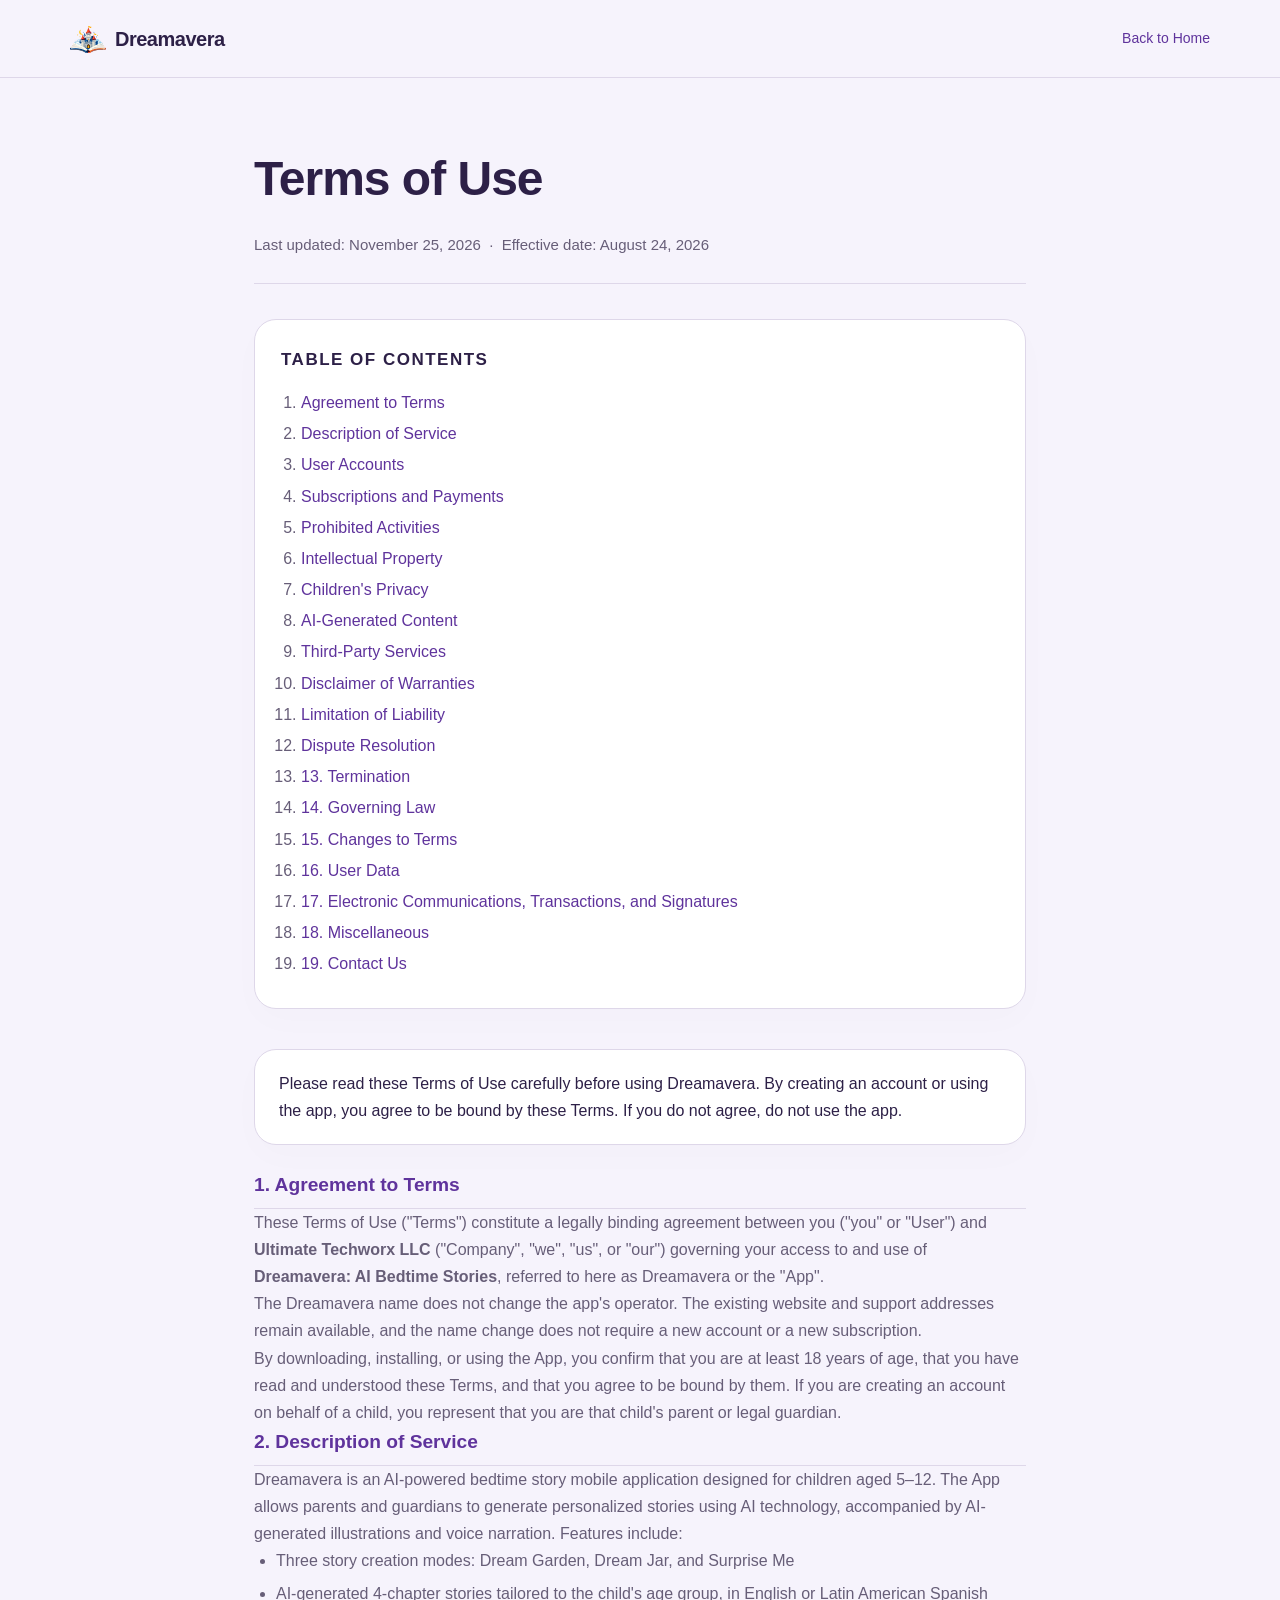
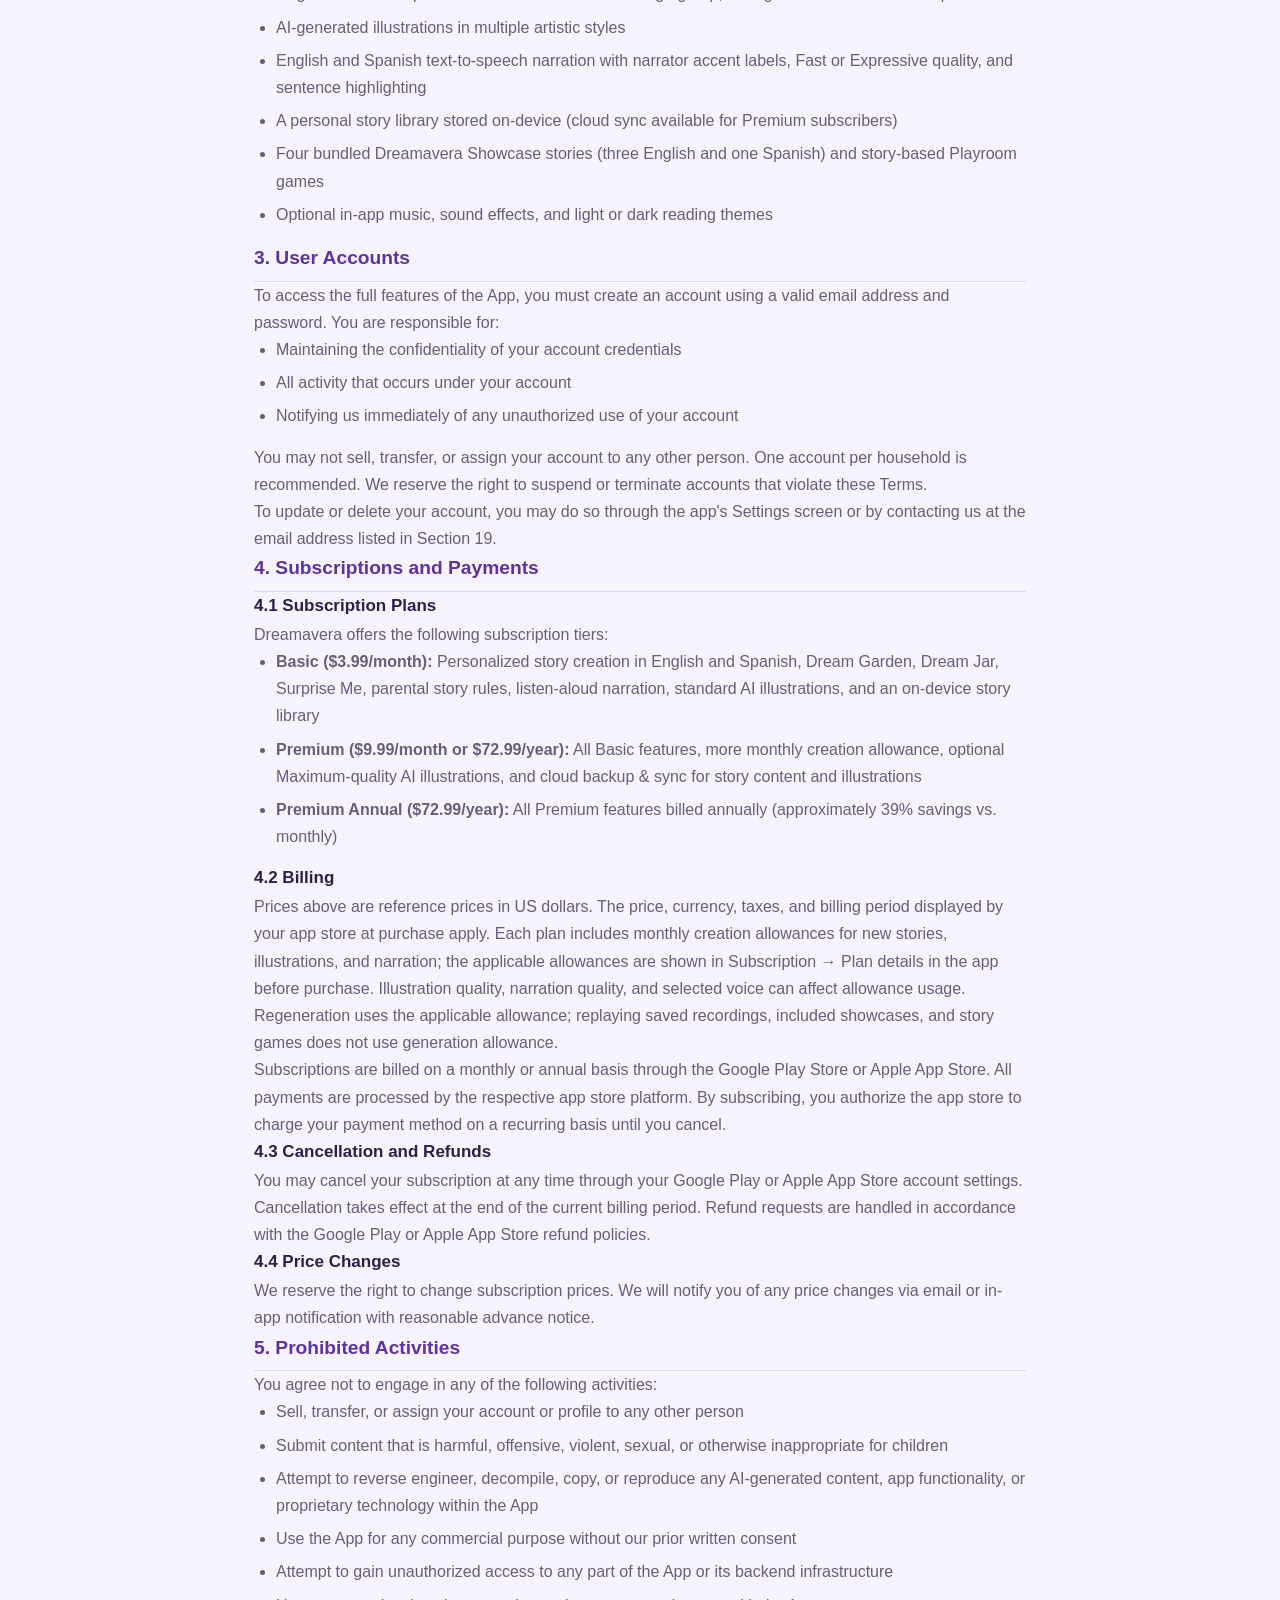
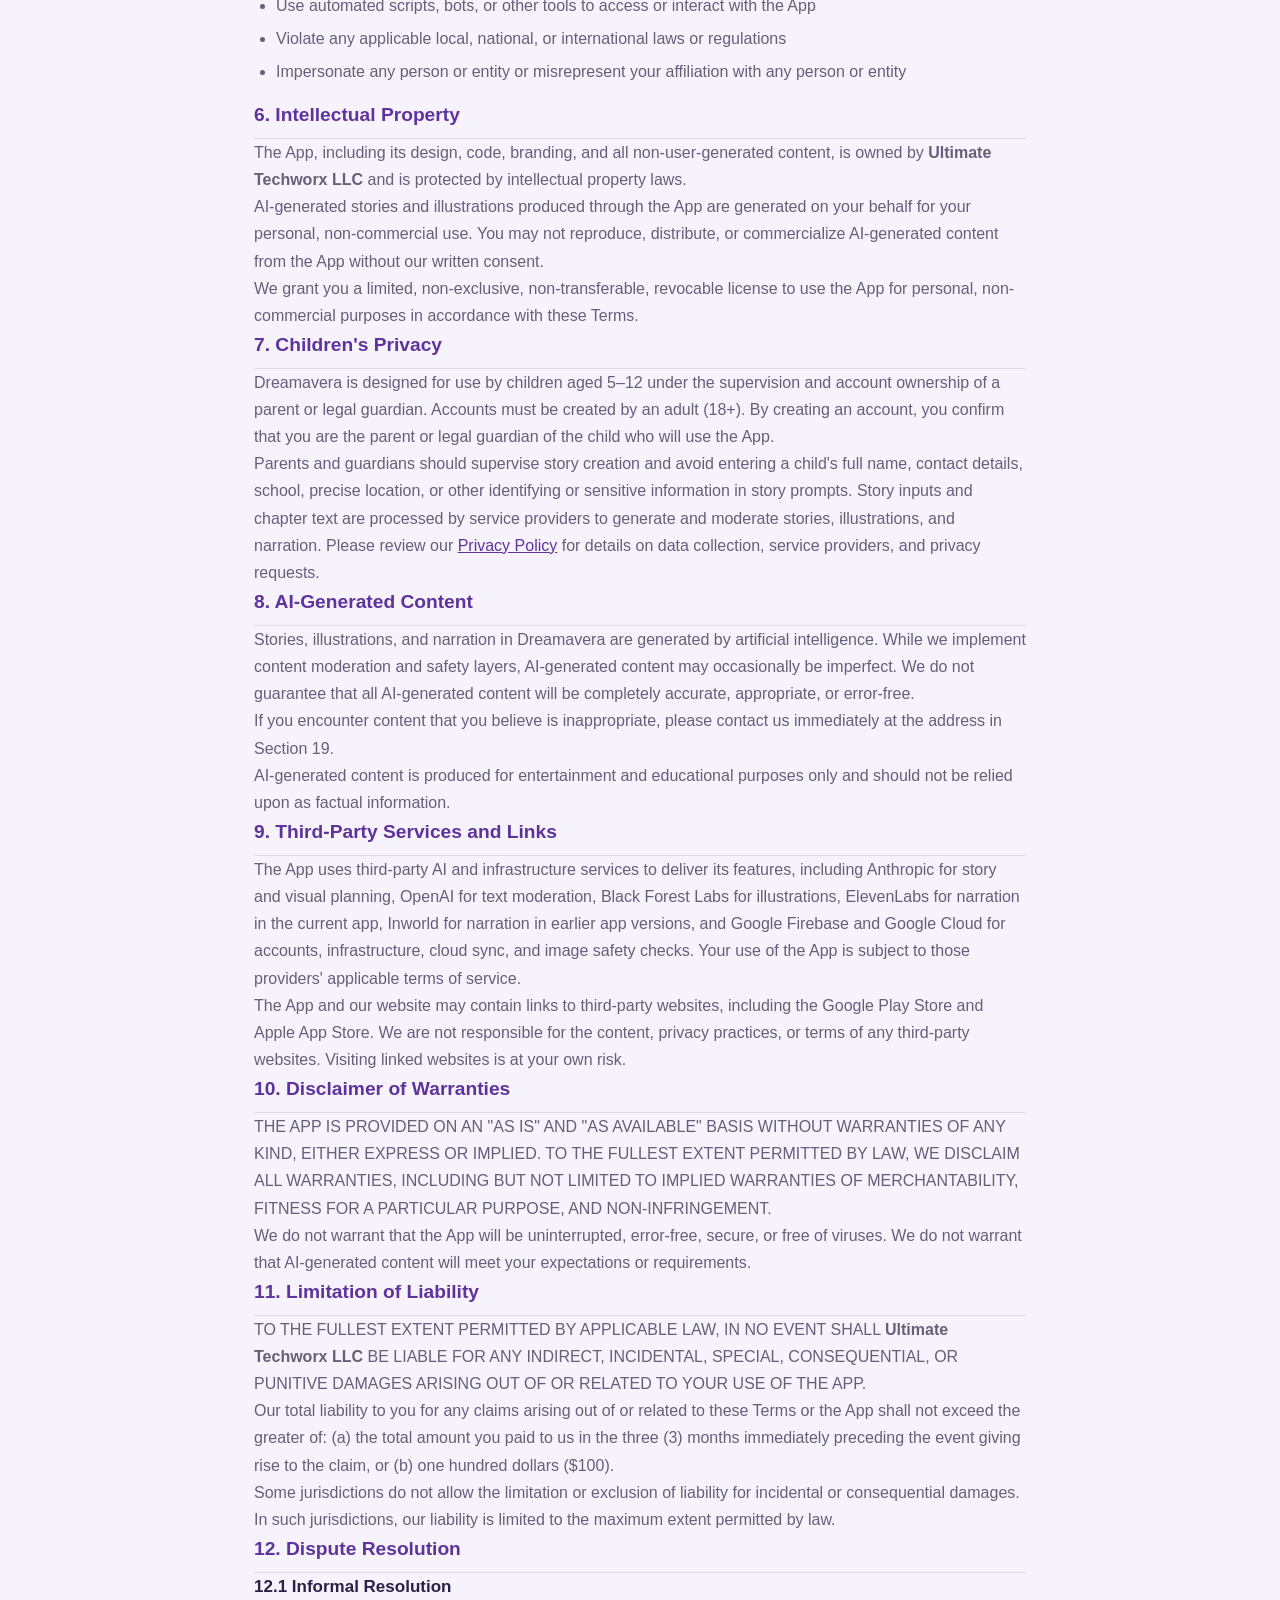
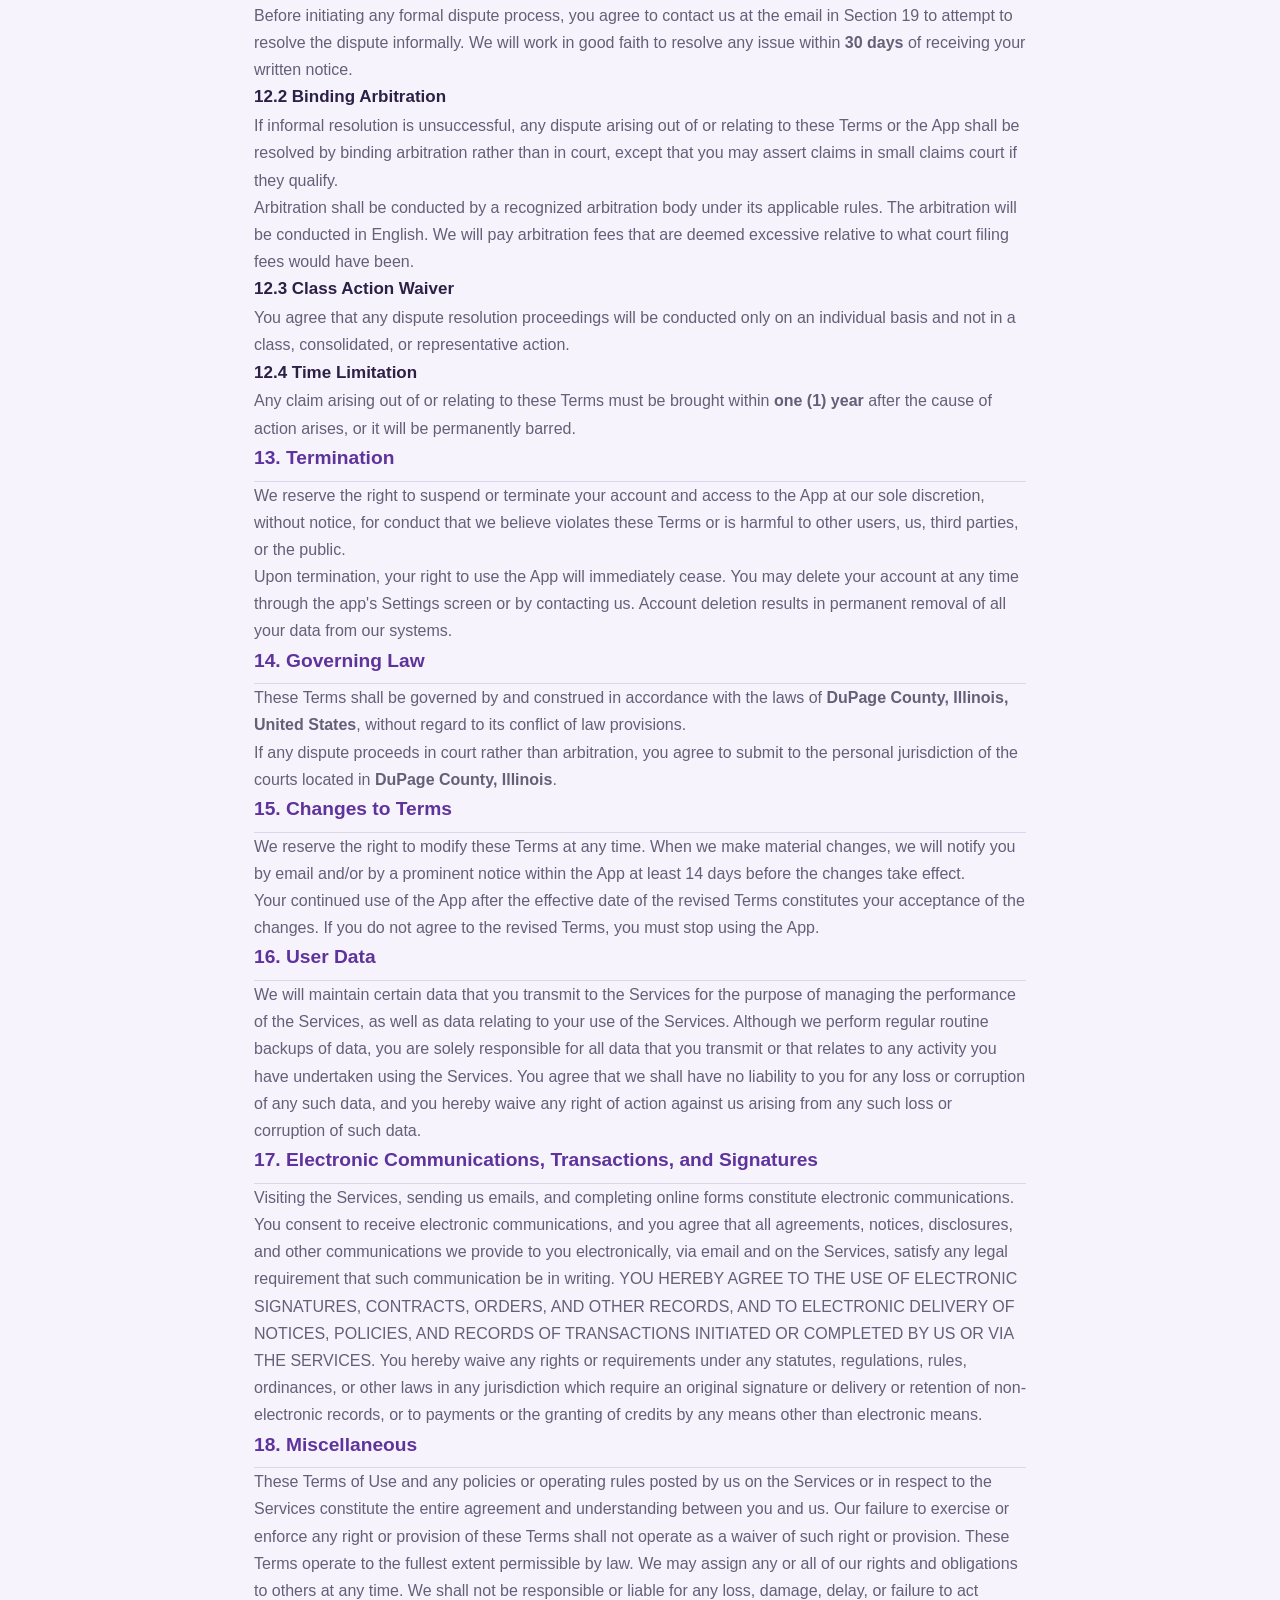
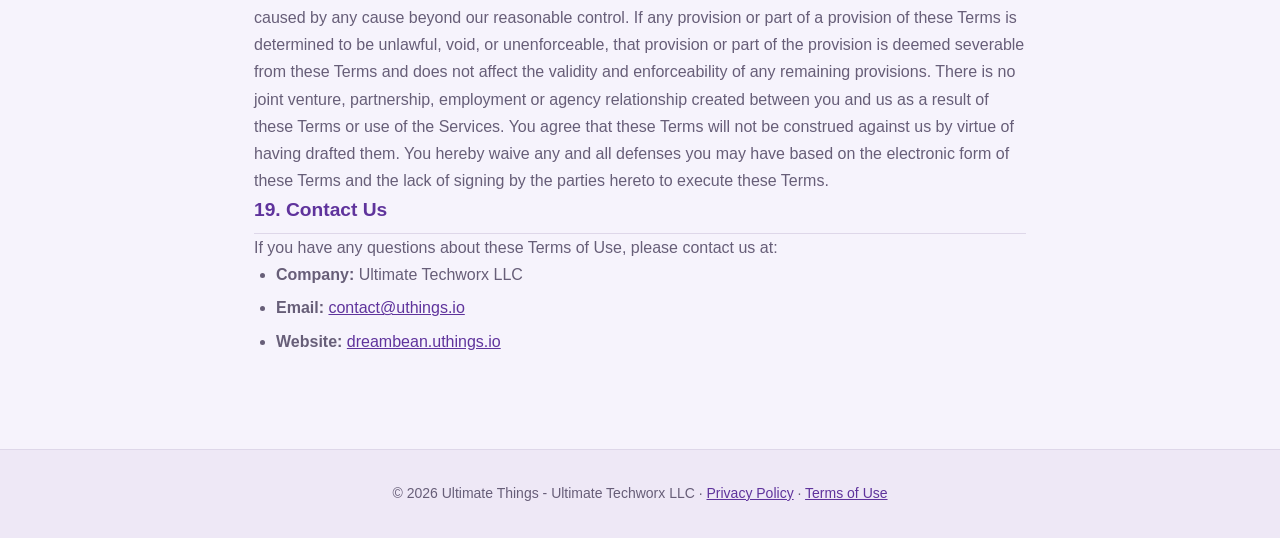
<file: terms-of-use.html>
<!DOCTYPE html>
<html lang="en">
<head>
  <meta charset="UTF-8" />
  <meta name="viewport" content="width=device-width, initial-scale=1.0" />
  <title>Terms of Use — Dreamavera</title>
  <meta name="description" content="Terms of Use for Dreamavera: AI Bedtime Stories, operated by Ultimate Techworx LLC. Read about accounts, subscriptions, AI-generated content, and parental responsibilities." />
  <link rel="icon" href="assets/dreambean-castle.svg" type="image/svg+xml" />
  <link rel="shortcut icon" href="assets/dreambean-castle.svg" type="image/svg+xml" />
  <link rel="apple-touch-icon" href="assets/dreambean-castle.svg" />
  <link rel="mask-icon" href="assets/dreambean-castle.svg" color="#FFB830" />
  <style>
    *, *::before, *::after { box-sizing: border-box; margin: 0; padding: 0; }

    :root {
      --ink:      #1A1530;
      --deep:     #120E2A;
      --amber:    #FFB830;
      --mist:     #8BB4D4;
      --soft:     #F5F0FF;
      --border:   rgba(255,255,255,0.08);
    }

    body {
      font-family: 'Segoe UI', system-ui, sans-serif;
      background: var(--deep);
      color: var(--soft);
      line-height: 1.75;
    }

    nav {
      background: rgba(18,14,42,0.95);
      border-bottom: 1px solid var(--border);
      backdrop-filter: blur(14px);
      -webkit-backdrop-filter: blur(14px);
      padding: 0 24px;
      height: 60px;
      display: flex;
      align-items: center;
      justify-content: space-between;
      position: sticky;
      top: 0;
      z-index: 10;
    }

    .nav-logo {
      color: var(--amber);
      display: inline-flex;
      align-items: center;
      gap: 9px;
      font-weight: 800;
      font-size: 1.1rem;
      text-decoration: none;
    }
    .nav-logo-icon {
      width: 30px;
      height: 30px;
      object-fit: contain;
      flex: 0 0 auto;
    }
    .nav-back  { color: var(--mist); font-size: 0.85rem; text-decoration: none; }
    .nav-back:hover { color: var(--amber); }

    .page {
      max-width: 820px;
      margin: 0 auto;
      padding: 56px 24px 96px;
    }

    .doc-header {
      border-bottom: 1px solid var(--border);
      padding-bottom: 32px;
      margin-bottom: 48px;
    }

    .doc-header h1 {
      font-size: 2rem;
      font-weight: 900;
      color: var(--amber);
      letter-spacing: -0.5px;
      margin-bottom: 8px;
    }

    .doc-header p {
      color: var(--mist);
      font-size: 0.9rem;
    }

    h2 {
      font-size: 1.1rem;
      font-weight: 700;
      color: var(--amber);
      margin: 40px 0 12px;
      padding-bottom: 6px;
      border-bottom: 1px solid rgba(255,184,48,0.15);
    }

    h3 {
      font-size: 0.95rem;
      font-weight: 700;
      color: var(--soft);
      margin: 24px 0 8px;
    }

    p {
      font-size: 0.92rem;
      color: rgba(245,240,255,0.82);
      margin-bottom: 14px;
    }

    ul, ol {
      padding-left: 22px;
      margin-bottom: 14px;
    }

    li {
      font-size: 0.92rem;
      color: rgba(245,240,255,0.82);
      margin-bottom: 6px;
    }

    a { color: var(--amber); text-decoration: underline; }
    a:hover { opacity: 0.8; }

    .highlight-box {
      background: rgba(255,184,48,0.07);
      border: 1px solid rgba(255,184,48,0.2);
      border-radius: 12px;
      padding: 20px 24px;
      margin: 24px 0;
    }

    .highlight-box p { margin: 0; color: var(--soft); }

    .toc {
      background: rgba(255,255,255,0.04);
      border: 1px solid var(--border);
      border-radius: 12px;
      padding: 24px 28px;
      margin-bottom: 40px;
    }

    .toc h3 {
      color: var(--mist);
      font-size: 0.8rem;
      letter-spacing: 1.5px;
      text-transform: uppercase;
      margin: 0 0 14px;
    }

    .toc ol {
      margin: 0;
      padding-left: 20px;
    }

    .toc li {
      font-size: 0.88rem;
      margin-bottom: 4px;
    }

    .toc a { text-decoration: none; color: var(--mist); }
    .toc a:hover { color: var(--amber); }

    footer {
      text-align: center;
      padding: 32px 24px;
      border-top: 1px solid var(--border);
      color: rgba(255,255,255,0.3);
      font-size: 0.8rem;
    }

    footer a { color: var(--mist); }
  </style>
  <link rel="stylesheet" href="assets/site.css">
</head>
<body class="document-page">

<nav>
  <a href="index.html" class="nav-logo">
    <img src="assets/dreambean-castle.svg" alt="" class="nav-logo-icon" width="30" height="30">
    <span>Dreamavera</span>
  </a>
  <a href="index.html" class="nav-back">Back to Home</a>
</nav>

<div class="page">

  <div class="doc-header">
    <h1>Terms of Use</h1>
    <p>Last updated: November 25, 2026 &nbsp;·&nbsp; Effective date: August 24, 2026</p>
  </div>

  <div class="toc">
    <h3>Table of Contents</h3>
    <ol>
      <li><a href="#agreement">Agreement to Terms</a></li>
      <li><a href="#description">Description of Service</a></li>
      <li><a href="#accounts">User Accounts</a></li>
      <li><a href="#subscriptions">Subscriptions and Payments</a></li>
      <li><a href="#prohibited">Prohibited Activities</a></li>
      <li><a href="#intellectual">Intellectual Property</a></li>
      <li><a href="#children">Children's Privacy</a></li>
      <li><a href="#ai">AI-Generated Content</a></li>
      <li><a href="#third-party">Third-Party Services</a></li>
      <li><a href="#disclaimer">Disclaimer of Warranties</a></li>
      <li><a href="#liability">Limitation of Liability</a></li>
      <li><a href="#disputes">Dispute Resolution</a></li>
      <li><a href="#termination">13. Termination</a></li>
      <li><a href="#governing">14. Governing Law</a></li>
      <li><a href="#changes">15. Changes to Terms</a></li>
      <li><a href="#userdata">16. User Data</a></li>
      <li><a href="#electronic">17. Electronic Communications, Transactions, and Signatures</a></li>
      <li><a href="#miscellaneous">18. Miscellaneous</a></li>
      <li><a href="#contact">19. Contact Us</a></li>
    </ol>
  </div>

  <div class="highlight-box">
    <p>Please read these Terms of Use carefully before using Dreamavera. By creating an account or using the app, you agree to be bound by these Terms. If you do not agree, do not use the app.</p>
  </div>

  <!-- 1 -->
  <h2 id="agreement">1. Agreement to Terms</h2>
  <p>These Terms of Use ("Terms") constitute a legally binding agreement between you ("you" or "User") and <strong>Ultimate Techworx LLC</strong> ("Company", "we", "us", or "our") governing your access to and use of <strong>Dreamavera: AI Bedtime Stories</strong>, referred to here as Dreamavera or the "App".</p>
  <p>The Dreamavera name does not change the app's operator. The existing website and support addresses remain available, and the name change does not require a new account or a new subscription.</p>
  <p>By downloading, installing, or using the App, you confirm that you are at least 18 years of age, that you have read and understood these Terms, and that you agree to be bound by them. If you are creating an account on behalf of a child, you represent that you are that child's parent or legal guardian.</p>

  <!-- 2 -->
  <h2 id="description">2. Description of Service</h2>
  <p>Dreamavera is an AI-powered bedtime story mobile application designed for children aged 5–12. The App allows parents and guardians to generate personalized stories using AI technology, accompanied by AI-generated illustrations and voice narration. Features include:</p>
  <ul>
    <li>Three story creation modes: Dream Garden, Dream Jar, and Surprise Me</li>
    <li>AI-generated 4-chapter stories tailored to the child's age group, in English or Latin American Spanish</li>
    <li>AI-generated illustrations in multiple artistic styles</li>
    <li>English and Spanish text-to-speech narration with narrator accent labels, Fast or Expressive quality, and sentence highlighting</li>
    <li>A personal story library stored on-device (cloud sync available for Premium subscribers)</li>
    <li>Four bundled Dreamavera Showcase stories (three English and one Spanish) and story-based Playroom games</li>
    <li>Optional in-app music, sound effects, and light or dark reading themes</li>
  </ul>

  <!-- 3 -->
  <h2 id="accounts">3. User Accounts</h2>
  <p>To access the full features of the App, you must create an account using a valid email address and password. You are responsible for:</p>
  <ul>
    <li>Maintaining the confidentiality of your account credentials</li>
    <li>All activity that occurs under your account</li>
    <li>Notifying us immediately of any unauthorized use of your account</li>
  </ul>
  <p>You may not sell, transfer, or assign your account to any other person. One account per household is recommended. We reserve the right to suspend or terminate accounts that violate these Terms.</p>
  <p>To update or delete your account, you may do so through the app's Settings screen or by contacting us at the email address listed in Section 19.</p>

  <!-- 4 -->
  <h2 id="subscriptions">4. Subscriptions and Payments</h2>

  <h3>4.1 Subscription Plans</h3>
  <p>Dreamavera offers the following subscription tiers:</p>
  <ul>
    <li><strong>Basic ($3.99/month):</strong> Personalized story creation in English and Spanish, Dream Garden, Dream Jar, Surprise Me, parental story rules, listen-aloud narration, standard AI illustrations, and an on-device story library</li>
    <li><strong>Premium ($9.99/month or $72.99/year):</strong> All Basic features, more monthly creation allowance, optional Maximum-quality AI illustrations, and cloud backup &amp; sync for story content and illustrations</li>
    <li><strong>Premium Annual ($72.99/year):</strong> All Premium features billed annually (approximately 39% savings vs. monthly)</li>
  </ul>

  <h3>4.2 Billing</h3>
  <p>Prices above are reference prices in US dollars. The price, currency, taxes, and billing period displayed by your app store at purchase apply. Each plan includes monthly creation allowances for new stories, illustrations, and narration; the applicable allowances are shown in Subscription → Plan details in the app before purchase. Illustration quality, narration quality, and selected voice can affect allowance usage. Regeneration uses the applicable allowance; replaying saved recordings, included showcases, and story games does not use generation allowance.</p>
  <p>Subscriptions are billed on a monthly or annual basis through the Google Play Store or Apple App Store. All payments are processed by the respective app store platform. By subscribing, you authorize the app store to charge your payment method on a recurring basis until you cancel.</p>

  <h3>4.3 Cancellation and Refunds</h3>
  <p>You may cancel your subscription at any time through your Google Play or Apple App Store account settings. Cancellation takes effect at the end of the current billing period. Refund requests are handled in accordance with the Google Play or Apple App Store refund policies.</p>

  <h3>4.4 Price Changes</h3>
  <p>We reserve the right to change subscription prices. We will notify you of any price changes via email or in-app notification with reasonable advance notice.</p>

  <!-- 5 -->
  <h2 id="prohibited">5. Prohibited Activities</h2>
  <p>You agree not to engage in any of the following activities:</p>
  <ul>
    <li>Sell, transfer, or assign your account or profile to any other person</li>
    <li>Submit content that is harmful, offensive, violent, sexual, or otherwise inappropriate for children</li>
    <li>Attempt to reverse engineer, decompile, copy, or reproduce any AI-generated content, app functionality, or proprietary technology within the App</li>
    <li>Use the App for any commercial purpose without our prior written consent</li>
    <li>Attempt to gain unauthorized access to any part of the App or its backend infrastructure</li>
    <li>Use automated scripts, bots, or other tools to access or interact with the App</li>
    <li>Violate any applicable local, national, or international laws or regulations</li>
    <li>Impersonate any person or entity or misrepresent your affiliation with any person or entity</li>
  </ul>

  <!-- 6 -->
  <h2 id="intellectual">6. Intellectual Property</h2>
  <p>The App, including its design, code, branding, and all non-user-generated content, is owned by <strong>Ultimate Techworx LLC</strong> and is protected by intellectual property laws.</p>
  <p>AI-generated stories and illustrations produced through the App are generated on your behalf for your personal, non-commercial use. You may not reproduce, distribute, or commercialize AI-generated content from the App without our written consent.</p>
  <p>We grant you a limited, non-exclusive, non-transferable, revocable license to use the App for personal, non-commercial purposes in accordance with these Terms.</p>

  <!-- 7 -->
  <h2 id="children">7. Children's Privacy</h2>
  <p>Dreamavera is designed for use by children aged 5–12 under the supervision and account ownership of a parent or legal guardian. Accounts must be created by an adult (18+). By creating an account, you confirm that you are the parent or legal guardian of the child who will use the App.</p>
  <p>Parents and guardians should supervise story creation and avoid entering a child's full name, contact details, school, precise location, or other identifying or sensitive information in story prompts. Story inputs and chapter text are processed by service providers to generate and moderate stories, illustrations, and narration. Please review our <a href="privacy-policy.html">Privacy Policy</a> for details on data collection, service providers, and privacy requests.</p>

  <!-- 8 -->
  <h2 id="ai">8. AI-Generated Content</h2>
  <p>Stories, illustrations, and narration in Dreamavera are generated by artificial intelligence. While we implement content moderation and safety layers, AI-generated content may occasionally be imperfect. We do not guarantee that all AI-generated content will be completely accurate, appropriate, or error-free.</p>
  <p>If you encounter content that you believe is inappropriate, please contact us immediately at the address in Section 19.</p>
  <p>AI-generated content is produced for entertainment and educational purposes only and should not be relied upon as factual information.</p>

  <!-- 9 -->
  <h2 id="third-party">9. Third-Party Services and Links</h2>
  <p>The App uses third-party AI and infrastructure services to deliver its features, including Anthropic for story and visual planning, OpenAI for text moderation, Black Forest Labs for illustrations, ElevenLabs for narration in the current app, Inworld for narration in earlier app versions, and Google Firebase and Google Cloud for accounts, infrastructure, cloud sync, and image safety checks. Your use of the App is subject to those providers' applicable terms of service.</p>
  <p>The App and our website may contain links to third-party websites, including the Google Play Store and Apple App Store. We are not responsible for the content, privacy practices, or terms of any third-party websites. Visiting linked websites is at your own risk.</p>

  <!-- 10 -->
  <h2 id="disclaimer">10. Disclaimer of Warranties</h2>
  <p>THE APP IS PROVIDED ON AN "AS IS" AND "AS AVAILABLE" BASIS WITHOUT WARRANTIES OF ANY KIND, EITHER EXPRESS OR IMPLIED. TO THE FULLEST EXTENT PERMITTED BY LAW, WE DISCLAIM ALL WARRANTIES, INCLUDING BUT NOT LIMITED TO IMPLIED WARRANTIES OF MERCHANTABILITY, FITNESS FOR A PARTICULAR PURPOSE, AND NON-INFRINGEMENT.</p>
  <p>We do not warrant that the App will be uninterrupted, error-free, secure, or free of viruses. We do not warrant that AI-generated content will meet your expectations or requirements.</p>

  <!-- 11 -->
  <h2 id="liability">11. Limitation of Liability</h2>
  <p>TO THE FULLEST EXTENT PERMITTED BY APPLICABLE LAW, IN NO EVENT SHALL <strong>Ultimate Techworx LLC</strong> BE LIABLE FOR ANY INDIRECT, INCIDENTAL, SPECIAL, CONSEQUENTIAL, OR PUNITIVE DAMAGES ARISING OUT OF OR RELATED TO YOUR USE OF THE APP.</p>
  <p>Our total liability to you for any claims arising out of or related to these Terms or the App shall not exceed the greater of: (a) the total amount you paid to us in the three (3) months immediately preceding the event giving rise to the claim, or (b) one hundred dollars ($100).</p>
  <p>Some jurisdictions do not allow the limitation or exclusion of liability for incidental or consequential damages. In such jurisdictions, our liability is limited to the maximum extent permitted by law.</p>

  <!-- 12 -->
  <h2 id="disputes">12. Dispute Resolution</h2>

  <h3>12.1 Informal Resolution</h3>
  <p>Before initiating any formal dispute process, you agree to contact us at the email in Section 19 to attempt to resolve the dispute informally. We will work in good faith to resolve any issue within <strong>30 days</strong> of receiving your written notice.</p>

  <h3>12.2 Binding Arbitration</h3>
  <p>If informal resolution is unsuccessful, any dispute arising out of or relating to these Terms or the App shall be resolved by binding arbitration rather than in court, except that you may assert claims in small claims court if they qualify.</p>
  <p>Arbitration shall be conducted by a recognized arbitration body under its applicable rules. The arbitration will be conducted in English. We will pay arbitration fees that are deemed excessive relative to what court filing fees would have been.</p>

  <h3>12.3 Class Action Waiver</h3>
  <p>You agree that any dispute resolution proceedings will be conducted only on an individual basis and not in a class, consolidated, or representative action.</p>

  <h3>12.4 Time Limitation</h3>
  <p>Any claim arising out of or relating to these Terms must be brought within <strong>one (1) year</strong> after the cause of action arises, or it will be permanently barred.</p>

  <!-- 13 -->
  <h2 id="termination">13. Termination</h2>
  <p>We reserve the right to suspend or terminate your account and access to the App at our sole discretion, without notice, for conduct that we believe violates these Terms or is harmful to other users, us, third parties, or the public.</p>
  <p>Upon termination, your right to use the App will immediately cease. You may delete your account at any time through the app's Settings screen or by contacting us. Account deletion results in permanent removal of all your data from our systems.</p>

  <!-- 14 -->
  <h2 id="governing">14. Governing Law</h2>
  <p>These Terms shall be governed by and construed in accordance with the laws of <strong>DuPage County, Illinois, United States</strong>, without regard to its conflict of law provisions.</p>
  <p>If any dispute proceeds in court rather than arbitration, you agree to submit to the personal jurisdiction of the courts located in <strong>DuPage County, Illinois</strong>.</p>

  <!-- 15 -->
  <h2 id="changes">15. Changes to Terms</h2>
  <p>We reserve the right to modify these Terms at any time. When we make material changes, we will notify you by email and/or by a prominent notice within the App at least 14 days before the changes take effect.</p>
  <p>Your continued use of the App after the effective date of the revised Terms constitutes your acceptance of the changes. If you do not agree to the revised Terms, you must stop using the App.</p>

  <!-- 16 -->
  <h2 id="userdata">16. User Data</h2>
  <p>We will maintain certain data that you transmit to the Services for the purpose of managing the performance of the Services, as well as data relating to your use of the Services. Although we perform regular routine backups of data, you are solely responsible for all data that you transmit or that relates to any activity you have undertaken using the Services. You agree that we shall have no liability to you for any loss or corruption of any such data, and you hereby waive any right of action against us arising from any such loss or corruption of such data.</p>

  <!-- 17 -->
  <h2 id="electronic">17. Electronic Communications, Transactions, and Signatures</h2>
  <p>Visiting the Services, sending us emails, and completing online forms constitute electronic communications. You consent to receive electronic communications, and you agree that all agreements, notices, disclosures, and other communications we provide to you electronically, via email and on the Services, satisfy any legal requirement that such communication be in writing. YOU HEREBY AGREE TO THE USE OF ELECTRONIC SIGNATURES, CONTRACTS, ORDERS, AND OTHER RECORDS, AND TO ELECTRONIC DELIVERY OF NOTICES, POLICIES, AND RECORDS OF TRANSACTIONS INITIATED OR COMPLETED BY US OR VIA THE SERVICES. You hereby waive any rights or requirements under any statutes, regulations, rules, ordinances, or other laws in any jurisdiction which require an original signature or delivery or retention of non-electronic records, or to payments or the granting of credits by any means other than electronic means.</p>

  <!-- 18 -->
  <h2 id="miscellaneous">18. Miscellaneous</h2>
  <p>These Terms of Use and any policies or operating rules posted by us on the Services or in respect to the Services constitute the entire agreement and understanding between you and us. Our failure to exercise or enforce any right or provision of these Terms shall not operate as a waiver of such right or provision. These Terms operate to the fullest extent permissible by law. We may assign any or all of our rights and obligations to others at any time. We shall not be responsible or liable for any loss, damage, delay, or failure to act caused by any cause beyond our reasonable control. If any provision or part of a provision of these Terms is determined to be unlawful, void, or unenforceable, that provision or part of the provision is deemed severable from these Terms and does not affect the validity and enforceability of any remaining provisions. There is no joint venture, partnership, employment or agency relationship created between you and us as a result of these Terms or use of the Services. You agree that these Terms will not be construed against us by virtue of having drafted them. You hereby waive any and all defenses you may have based on the electronic form of these Terms and the lack of signing by the parties hereto to execute these Terms.</p>

  <!-- 19 -->
  <h2 id="contact">19. Contact Us</h2>
  <p>If you have any questions about these Terms of Use, please contact us at:</p>
  <ul>
    <li><strong>Company:</strong> Ultimate Techworx LLC</li>
    <li><strong>Email:</strong> <a href="mailto:contact@uthings.io">contact@uthings.io</a></li>
    <li><strong>Website:</strong> <a href="https://dreambean.uthings.io">dreambean.uthings.io</a></li>
  </ul>

</div>

<footer>
  <p>© 2026 Ultimate Things - Ultimate Techworx LLC · <a href="privacy-policy.html">Privacy Policy</a> · <a href="terms-of-use.html">Terms of Use</a></p>
</footer>

</body>
</html>
</file>
<file: assets/site.css>
/* Dreamavera — a bright storybook, with a little midnight magic. */
:root {
  color-scheme: light;
  --paper: #f6f3fc;
  --white: #fff;
  --ink: #2d2047;
  --muted: #675e78;
  --purple: #7543b8;
  --purple-dark: #5f339c;
  --lilac: #e8ddfa;
  --night: #291e41;
  --mint: #dff1e6;
  --peach: #f9e0d4;
  --gold: #fbd789;
  --line: #ded7e9;
  --shadow: 0 24px 70px rgba(55, 33, 85, .09);
  /* Compatibility tokens for the existing legal/support page markup. */
  --deep: var(--paper);
  --soft: var(--ink);
  --amber: var(--purple);
  --mist: var(--muted);
  --border: var(--line);
  --glass: var(--white);
  --cave: #ede7f6;
}
*, *::before, *::after { box-sizing: border-box; }
html { scroll-behavior: smooth; scroll-padding-top: 110px; }
body { margin: 0; color: var(--ink); background: var(--paper); font-family: ui-sans-serif, -apple-system, BlinkMacSystemFont, 'Segoe UI', sans-serif; font-size: 1rem; line-height: 1.7; -webkit-font-smoothing: antialiased; }
button, input, textarea, select { font: inherit; }
button, a { -webkit-tap-highlight-color: transparent; }
a { color: inherit; }
img { display: block; max-width: 100%; }
h1, h2, h3, h4, p { margin: 0; }
button { cursor: pointer; }
button:focus-visible, a:focus-visible, summary:focus-visible, [tabindex]:focus-visible { outline: 3px solid #9966dc; outline-offset: 5px; }
::selection { background: #dbc8f8; color: #2d2047; }
.container { width: min(1200px, calc(100% - 96px)); margin-inline: auto; }
.icon-library { position: absolute; width: 0; height: 0; overflow: hidden; }
.icon { width: 24px; height: 24px; flex: 0 0 auto; fill: none; stroke: currentColor; stroke-width: 1.7; stroke-linecap: round; stroke-linejoin: round; }
.skip-link { position: fixed; left: 16px; top: -80px; z-index: 100; padding: 12px 20px; background: var(--night); color: white; border-radius: 12px; }
.skip-link:focus { top: 12px; }
.site-header { position: sticky; top: 0; z-index: 20; background: rgba(246, 243, 252, .94); border-bottom: 1px solid rgba(222, 215, 233, .8); backdrop-filter: blur(18px); }
.nav-shell { display: flex; align-items: center; justify-content: space-between; gap: 26px; min-height: 88px; }
.brand { display: inline-flex; gap: 10px; align-items: center; text-decoration: none; color: var(--ink); font-size: 1.4rem; font-weight: 800; letter-spacing: -.8px; white-space: nowrap; }
.brand img { flex: 0 0 auto; }
.brand-star { margin-left: 4px; font-size: .9rem; color: var(--purple); vertical-align: top; }
.main-nav { display: flex; align-items: center; gap: 28px; }
.main-nav a { font-size: .875rem; font-weight: 600; text-decoration: none; color: var(--muted); padding: 12px 0; }
.main-nav a:hover { color: var(--purple); }
.button { display: inline-flex; align-items: center; justify-content: center; min-height: 54px; padding: 14px 25px; border-radius: 100px; font-size: .9375rem; line-height: 1.4; font-weight: 700; text-decoration: none; border: 1px solid transparent; transition: background .2s, transform .2s, box-shadow .2s; text-align: center; }
.button:hover { transform: translateY(-2px); }
.button-small { min-height: 46px; font-size: .875rem; padding: 11px 22px; }
.button-dark { color: white; background: var(--night); }
.button-dark:hover { background: #44305e; }
.button-purple { color: white; background: var(--purple); box-shadow: 0 6px 18px rgba(117, 67, 184, .13); }
.button-purple:hover { background: var(--purple-dark); box-shadow: 0 8px 22px rgba(117, 67, 184, .2); }
.button-outline { border-color: #d0c3df; color: var(--ink); background: transparent; }
.button-outline:hover { background: #f0e9f9; }
.text-link { color: var(--purple-dark); text-decoration-color: #cbb4e7; text-underline-offset: 6px; font-weight: 650; font-size: .9375rem; }
.text-link:hover { text-decoration-color: currentColor; }
.menu-toggle { display: none; }
.eyebrow { display: flex; align-items: center; gap: 8px; font-size: .8125rem; line-height: 1.5; font-weight: 750; letter-spacing: 1.7px; text-transform: uppercase; color: var(--purple-dark); margin-bottom: 22px; }
.eyebrow .icon { width: 18px; height: 18px; }
.hero { background: radial-gradient(ellipse at 100% 35%, #e9e0f7 0, transparent 53%), radial-gradient(ellipse at 0 10%, #fcf9ff 0, transparent 50%); padding-top: 62px; }
.hero-grid { display: grid; grid-template-columns: 1fr 1fr; align-items: center; gap: 65px; padding-block: 35px 80px; }
.hero h1 { font-size: clamp(2.8rem, 4.3vw, 4.25rem); line-height: 1.11; font-weight: 650; letter-spacing: -2.7px; }
h1 em, h2 em { font-family: Georgia, 'Times New Roman', serif; font-weight: 400; color: var(--purple); letter-spacing: -1.4px; }
.hero-description { max-width: 490px; font-size: 1.0625rem; color: var(--muted); line-height: 1.85; margin-top: 26px; }
.hero-language { max-width: 490px; margin-top: 18px; color: var(--muted); font-size: .8125rem; line-height: 1.8; }
.hero-language strong { color: var(--purple-dark); font-weight: 700; }
.hero-language a { display: inline-block; color: var(--purple-dark); text-underline-offset: 3px; margin-left: 5px; }
.hero-actions { display: flex; flex-wrap: wrap; align-items: center; gap: 20px; margin-top: 30px; }
.hero-actions .text-link { font-size: .875rem; }
.hero-notes { display: flex; flex-wrap: wrap; gap: 20px; padding: 0; margin: 26px 0 0; list-style: none; color: var(--muted); font-size: .8125rem; }
.hero-notes li { display: flex; align-items: center; gap: 5px; }
.hero-notes .icon { width: 16px; height: 16px; color: #42775b; }
.hero-art { position: relative; padding: 22px 6px 20px; }
.storybook-cover { position: relative; margin: 0; border-radius: 100px 100px 24px 24px; overflow: hidden; background: #dac9f3; aspect-ratio: 1/1.1; box-shadow: 0 28px 55px -15px rgba(64, 39, 79, .24); transform: rotate(2deg); border: 8px solid rgba(255,255,255,.85); }
.storybook-cover img { width: 100%; height: 100%; object-fit: cover; object-position: 50% 40%; }
.storybook-cover::after { content: ''; position: absolute; inset: 40% 0 0; background: linear-gradient(transparent, rgba(32, 24, 49, .88)); }
.storybook-cover figcaption { position: absolute; z-index: 1; bottom: 28px; left: 27px; right: 22px; color: white; transform: rotate(-2deg); }
.cover-kicker { font-size: .75rem; letter-spacing: 1.5px; text-transform: uppercase; display: block; color: #eee4fb; margin-bottom: 6px; }
.storybook-cover strong { font-family: Georgia, serif; font-size: clamp(1.4rem, 2.3vw, 2.1rem); line-height: 1.25; font-weight: 400; display: block; }
.cover-foot { font-size: .75rem; color: #eee4fb; display: block; margin-top: 8px; }
.art-note { position: absolute; z-index: 3; right: -24px; top: -8px; display: flex; align-items: center; gap: 12px; background: var(--mint); border: 1px solid #c5decd; color: #305f45; border-radius: 16px 16px 16px 3px; padding: 14px 20px; box-shadow: 0 12px 24px rgba(39, 63, 47, .07); font-size: .8125rem; line-height: 1.5; transform: rotate(5deg); }
.art-note strong { font-weight: 750; }
.chapter-chip { position: absolute; z-index: 3; bottom: -18px; left: -26px; display: flex; gap: 12px; align-items: center; padding: 13px 20px 13px 13px; background: white; border: 1px solid var(--line); border-radius: 18px; box-shadow: var(--shadow); transform: rotate(-3deg); }
.chip-icon { display: grid; place-items: center; width: 42px; height: 42px; color: var(--purple); background: #f1eafa; border-radius: 12px; }
.chapter-chip strong { display: block; font-size: .875rem; font-weight: 750; }
.chapter-chip small { display: block; font-size: .75rem; color: var(--muted); }
.orbit-star { position: absolute; color: #b096d8; font-size: 44px; }
.star-one { left: -32px; top: -8px; transform: rotate(12deg); }
.star-two { right: -24px; bottom: 18px; font-size: 60px; }
.hero-bottom { border-top: 1px solid #ddd2ea; display: flex; align-items: center; justify-content: space-between; gap: 24px; padding-block: 23px; color: var(--muted); font-size: .8125rem; }
.hero-bottom > span { font-family: Georgia, serif; font-style: italic; font-size: 1rem; }
.hero-bottom > div { display: flex; gap: 26px; flex-wrap: wrap; }
.section { padding: 106px 0; }
.section h2 { font-size: clamp(2.15rem, 3.3vw, 3.2rem); line-height: 1.14; font-weight: 650; letter-spacing: -1.6px; }
.section-intro > p:not(.eyebrow), .section-heading > p, .center-heading > p:not(.eyebrow) { font-size: 1rem; line-height: 1.85; color: var(--muted); margin-top: 23px; }
.section-intro .text-link { display: inline-block; margin-top: 24px; }
.path-layout { display: grid; grid-template-columns: .85fr 1.15fr; gap: 90px; align-items: center; }
.path-explorer { border: 1px solid var(--line); background: white; border-radius: 25px; box-shadow: var(--shadow); padding: 9px; }
.path-tabs { display: grid; grid-template-columns: 1fr 1fr 1fr; padding: 6px; background: #f6f2fc; border-radius: 18px; gap: 3px; }
.path-tab { display: flex; align-items: center; justify-content: center; gap: 6px; min-height: 52px; color: var(--muted); background: transparent; border: 1px solid transparent; border-radius: 13px; font-size: .875rem; font-weight: 650; }
.path-tab .icon { width: 18px; height: 18px; }
.path-tab[aria-selected="true"] { color: var(--purple-dark); background: white; box-shadow: 0 3px 12px #3020420b; border-color: #e5d9f3; }
.path-tab:hover { color: var(--purple); }
.path-panel { padding: 28px; min-height: 365px; }
.panel-kicker { font-size: .75rem; font-weight: 700; color: #66816c; margin-bottom: 12px; }
.path-panel h3 { font-size: 1.65rem; line-height: 1.3; letter-spacing: -.6px; font-weight: 650; min-height: 70px; }
.path-panel > p:not(.panel-kicker):not(.demo-note) { color: var(--muted); font-size: .9375rem; line-height: 1.8; margin-top: 16px; }
.idea-card { background: #f3eff9; border: 1px solid #e4dced; border-radius: 14px; padding: 18px; display: flex; gap: 12px; color: var(--purple); margin-top: 24px; }
.idea-card .icon { width: 20px; height: 20px; }
.idea-card span { display: block; font-size: .75rem; font-weight: 750; letter-spacing: 1.3px; margin-bottom: 4px; }
.idea-card p { font-family: Georgia, serif; font-size: 1rem; line-height: 1.6; color: var(--ink); }
.demo-note { color: var(--muted); font-size: .75rem; margin-top: 12px; }
.ai-section { background: var(--night); color: #fcf9ff; position: relative; }
.ai-section .eyebrow { color: #d1b8f4; }
.ai-section h2 em { color: var(--gold); }
.ai-heading { display: flex; align-items: flex-end; justify-content: space-between; gap: 60px; }
.ai-heading > p { max-width: 385px; color: #d2c8e0; font-size: 1rem; line-height: 1.85; }
.ai-grid { display: grid; grid-template-columns: repeat(3, 1fr); gap: 36px; margin-top: 48px; }
.ai-grid article { border-top: 1px solid #594967; padding-top: 28px; }
.feature-icon { display: grid; place-items: center; width: 48px; height: 48px; background: #ebe1f6; color: var(--purple-dark); border-radius: 15px; margin-bottom: 22px; }
.ai-grid .feature-icon { background: #433253; color: #e0c8fb; }
.card-label { font-size: .75rem; font-weight: 700; letter-spacing: 1.5px; color: var(--purple-dark); margin-bottom: 10px; }
.ai-grid .card-label { color: #d1b8f4; }
.ai-grid h3 { font-size: 1.375rem; letter-spacing: -.4px; font-weight: 650; }
.ai-grid article > p:last-child { color: #d2c8e0; font-size: .9375rem; line-height: 1.85; margin-top: 14px; }
.ai-footnote { margin-top: 46px; padding-top: 26px; border-top: 1px solid #594967; display: flex; flex-wrap: wrap; align-items: center; gap: 10px; font-size: .8125rem; color: #cbbdd9; }
.ai-footnote .icon { width: 19px; height: 19px; }
.ai-footnote a { color: #f2e2ff; text-underline-offset: 4px; }
.section-heading { display: flex; align-items: flex-end; justify-content: space-between; gap: 50px; margin-bottom: 42px; }
.section-heading > p { width: 410px; max-width: 100%; }
.showcase-grid { display: grid; grid-template-columns: repeat(4, 1fr); gap: 24px; }
.showcase-card { min-width: 0; }
.showcase-picture { position: relative; border-radius: 70px 70px 16px 16px; overflow: hidden; aspect-ratio: .9; background: #e4d8f1; }
.showcase-picture img { width: 100%; height: 100%; object-fit: cover; transition: transform .4s; }
.showcase-card:hover img { transform: scale(1.035); }
.showcase-picture > span { position: absolute; bottom: 12px; left: 10px; right: 10px; font-size: .75rem; text-align: center; border-radius: 100px; padding: 6px 4px; color: #362a46; background: rgba(255,255,255,.94); }
.showcase-copy { padding: 21px 0 0; }
.showcase-copy h3 { font-size: 1.2rem; line-height: 1.35; letter-spacing: -.35px; font-weight: 650; }
.showcase-copy p { font-size: .875rem; color: var(--muted); line-height: 1.8; margin-top: 12px; }
.section-caption { text-align: center; font-size: .75rem; line-height: 1.8; color: var(--muted); margin-top: 32px; }
.section-caption a { text-underline-offset: 4px; }
.beyond-section { background: #ece6f5; }
.center-heading { text-align: center; max-width: 650px; margin: 0 auto 45px; }
.center-heading .eyebrow { justify-content: center; }
.bento-grid { display: grid; grid-template-columns: 1.1fr 1fr; gap: 24px; }
.bento-card { border: 1px solid #dbd2e5; border-radius: 26px; padding: 40px; }
.bento-card h3 { font-size: 2rem; line-height: 1.2; letter-spacing: -.8px; font-weight: 650; }
.bento-card p:not(.card-label) { margin-top: 18px; color: var(--muted); font-size: .9375rem; line-height: 1.85; }
.listening-card { background: #faf8fd; }
.narration-preview { background: white; border: 1px solid var(--line); border-radius: 20px; padding: 20px; margin-top: 32px; box-shadow: 0 12px 35px #31203e08; }
.preview-art { display: flex; align-items: center; gap: 12px; }
.preview-art img { width: 56px; height: 56px; border-radius: 12px; object-fit: cover; }
.preview-art > .icon { margin-left: auto; color: var(--purple); }
.preview-art strong { display: block; font-size: .875rem; }
.preview-art span { display: block; color: var(--muted); font-size: .75rem; }
.waveform { height: 52px; display: flex; align-items: center; justify-content: space-between; gap: 5px; margin-top: 10px; }
.waveform i { display: block; width: 6px; height: 15px; border-radius: 8px; background: #b195d3; }
.waveform i:nth-child(3n) { height: 30px; background: #80609f; }
.waveform i:nth-child(4n) { height: 42px; background: #68408f; }
.waveform i:nth-child(5n) { height: 24px; background: #ccb9e4; }
.preview-caption { display: block; font-size: .75rem; color: var(--muted); line-height: 1.6; }
.playroom-card { background: var(--mint); border-color: #c7ddcf; }
.playroom-card .feature-icon { background: #c9e5d3; color: #376447; }
.playroom-card .card-label { color: #436a52; }
.playroom-card p:not(.card-label) { color: #4c6757; }
.game-list { display: flex; flex-wrap: wrap; gap: 9px; padding: 0; list-style: none; margin: 28px 0 0; }
.game-list li { font-size: .8125rem; padding: 9px 15px; background: rgba(255,255,255,.65); border: 1px solid #c5ddce; border-radius: 100px; color: #36563f; }
.age-strip { display: grid; grid-template-columns: 1fr 1fr 1fr; gap: 36px; padding-top: 64px; margin-top: 64px; border-top: 1px solid #d4c8e1; align-items: start; }
.age-strip .eyebrow { margin-bottom: 12px; }
.age-strip h3 { font-size: 1.75rem; line-height: 1.25; letter-spacing: -.5px; font-weight: 650; }
.age-tag { font-size: .75rem; font-weight: 700; color: var(--purple-dark); letter-spacing: 1.3px; }
.age-strip h4 { font-size: 1.0625rem; margin-top: 12px; }
.age-strip p:not(.eyebrow) { color: var(--muted); font-size: .9375rem; margin-top: 12px; }
.pricing-section { background: #fbf9ff; }
.pricing-grid { display: grid; grid-template-columns: repeat(3, 1fr); gap: 22px; align-items: stretch; }
.plan-card { background: white; border: 1px solid var(--line); border-radius: 24px; padding: 30px; display: flex; flex-direction: column; }
.plan-card.featured { background: #f0e8fb; border-color: #bca0df; box-shadow: 0 16px 35px #5a368610; }
.plan-label { font-size: .75rem; font-weight: 750; color: var(--purple-dark); letter-spacing: 1.3px; margin-bottom: 16px; }
.plan-card h3 { font-size: 1.25rem; letter-spacing: -.4px; font-weight: 650; }
.plan-price { font-size: 2.75rem; font-weight: 650; letter-spacing: -1.8px; line-height: 1.3; margin-top: 16px; }
.plan-price span { font-size: .875rem; color: var(--muted); font-weight: 400; letter-spacing: 0; padding-left: 4px; }
.plan-description { color: var(--muted); font-size: .875rem; line-height: 1.8; margin-top: 15px; min-height: 50px; }
.plan-features { padding: 24px 0 24px; list-style: none; border-top: 1px solid #e2d9eb; margin: 24px 0 12px; }
.plan-features li { font-size: .875rem; line-height: 1.65; padding-left: 22px; position: relative; margin-bottom: 14px; }
.plan-features li::before { content: '✓'; position: absolute; left: 0; color: var(--purple); }
.plan-card .button { width: 100%; margin-top: auto; }
.parents-layout { display: grid; grid-template-columns: 1fr 1fr; gap: 100px; align-items: start; }
.parents-layout > div:first-child > p:not(.eyebrow) { font-size: 1rem; line-height: 1.85; color: var(--muted); margin-top: 25px; }
.parents-layout .text-link { display: inline-block; margin-top: 24px; }
.parents-layout .feature-icon { background: #e6dbf5; }
.parent-points article { padding: 24px 0; border-bottom: 1px solid var(--line); }
.parent-points article:first-child { padding-top: 0; }
.parent-points h3 { font-size: 1.1rem; font-weight: 650; letter-spacing: -.25px; }
.parent-points p { color: var(--muted); font-size: .9375rem; line-height: 1.85; margin-top: 12px; }
.faq-section { padding-top: 15px; }
.faq-layout { display: grid; grid-template-columns: .8fr 1.2fr; gap: 100px; }
.faq-layout > div:first-child > p:last-child { margin-top: 25px; color: var(--muted); font-size: .9375rem; }
.faq-list { border-top: 1px solid var(--line); }
.faq-list details { border-bottom: 1px solid var(--line); padding: 22px 0; }
.faq-list summary { cursor: pointer; font-size: .9375rem; font-weight: 650; list-style: none; padding-right: 35px; position: relative; }
.faq-list summary::-webkit-details-marker { display: none; }
.faq-list summary::after { content: '+'; position: absolute; right: 2px; top: 0; font-size: 1.25rem; line-height: 1.3; color: var(--purple); font-weight: 400; }
.faq-list details[open] summary::after { content: '−'; }
.faq-list details > p { color: var(--muted); font-size: .9375rem; line-height: 1.85; margin-top: 16px; }
.download-section { background: var(--night); color: white; padding: 78px 0 70px; text-align: center; position: relative; overflow: hidden; }
.download-section::before, .download-section::after { content: '✦'; position: absolute; color: #705583; font-size: 110px; font-weight: 400; top: 80px; left: 8%; transform: rotate(10deg); }
.download-section::after { left: auto; right: 9%; top: auto; bottom: 90px; font-size: 60px; }
.download-inner { position: relative; z-index: 1; }
.download-spark { display: block; font-size: 35px; color: var(--gold); margin-bottom: 12px; }
.download-section .eyebrow { justify-content: center; color: #d5bdf4; }
.download-section h2 { font-size: clamp(2.4rem, 4vw, 3.6rem); line-height: 1.13; letter-spacing: -1.7px; font-weight: 650; }
.download-section h2 em { color: var(--gold); }
.download-section p:not(.eyebrow) { color: #d2c5df; font-size: .9375rem; line-height: 1.85; margin-top: 25px; }
.store-links { display: flex; justify-content: center; align-items: stretch; gap: 12px; margin-top: 27px; }
.store-links a { display: flex; min-height: 62px; min-width: 165px; padding: 10px 18px; align-items: center; justify-content: center; border: 1px solid #65526e; border-radius: 13px; background: #17111f; transition: background .2s; }
.store-links a:hover { background: #372645; }
.store-links img { object-fit: contain; }
.download-section p.download-note { font-size: .75rem; margin-top: 20px; color: #c6b7d3; }
.site-footer { background: #eee8f6; padding: 55px 0 25px; }
.footer-grid { display: grid; grid-template-columns: 1.7fr 1fr 1fr; gap: 40px; }
.footer-grid p { font-size: .875rem; color: var(--muted); line-height: 1.85; margin-top: 17px; }
.footer-grid h2 { font-size: .8125rem; font-weight: 750; margin-bottom: 15px; }
.footer-grid > div > a:not(.brand) { display: block; width: fit-content; color: var(--muted); font-size: .875rem; text-decoration: none; margin-top: 9px; }
.footer-grid > div > a:not(.brand):hover { color: var(--purple); text-decoration: underline; }
.footer-bottom { display: flex; align-items: center; justify-content: space-between; gap: 20px; padding-top: 24px; margin-top: 40px; border-top: 1px solid #d9cee5; font-size: .75rem; color: var(--muted); }

/* Same visual identity, quieter presentation for legal and support pages. */
.document-page { background: var(--paper); color: var(--ink); }
.document-page nav { background: rgba(246,243,252,.96); border-color: var(--line); height: 78px; padding-inline: max(24px, calc((100% - 1140px)/2)); }
.document-page .nav-logo { color: var(--ink); font-size: 1.25rem; letter-spacing: -.5px; }
.document-page .nav-logo-icon { width: 36px; height: 36px; }
.document-page .nav-back { color: var(--purple-dark); font-size: .875rem; }
.document-page .page { padding-top: 60px; padding-bottom: 80px; }
.document-page .doc-header { margin-bottom: 35px; border-color: var(--line); padding-bottom: 26px; }
.document-page .doc-header h1 { color: var(--ink); font-weight: 650; font-size: clamp(2.1rem, 4vw, 3rem); letter-spacing: -1px; }
.document-page .doc-header p { color: var(--muted); font-size: .9375rem; margin-top: 12px; }
.document-page p, .document-page li { font-size: 1rem; color: var(--muted); }
.document-page h2 { color: var(--purple-dark); border-color: var(--line); font-size: 1.2rem; }
.document-page h3 { color: var(--ink); font-size: 1.0625rem; }
.document-page a { color: var(--purple-dark); }
.document-page .app-privacy, .document-page .form-card, .document-page .info-box, .document-page .highlight-box, .document-page .toc, .document-page .success-card { background: white; border: 1px solid var(--line); border-radius: 22px; box-shadow: 0 12px 35px #31203e04; }
.document-page .app-privacy { border-top: 4px solid #a77acb; padding: 27px; }
.document-page .app-privacy p, .document-page .app-privacy li { color: var(--muted); font-size: 1rem; }
.document-page .app-privacy strong, .document-page .highlight-box strong { color: var(--ink); }
.document-page .toc { padding: 26px; }
.document-page .toc a { color: var(--purple-dark); }
.document-page .toc li { font-size: .9375rem; }
.document-page .highlight-box p { color: var(--ink); }
.document-page .form-card { padding: 30px; }
.document-page label { color: var(--ink); font-size: .875rem; }
.document-page .optional-tag { color: var(--muted); font-size: .8125rem; }
.document-page input[type="text"], .document-page input[type="email"], .document-page textarea, .document-page select { background: #faf8fe; color: var(--ink); border: 1px solid #cfc3de; border-radius: 12px; font-size: 1rem; min-height: 50px; }
.document-page input::placeholder, .document-page textarea::placeholder { color: #7a6e88; }
.document-page input:focus-visible, .document-page textarea:focus-visible, .document-page select:focus-visible { outline: 3px solid #c1a5e6; outline-offset: 2px; }
.document-page .submit-btn { background: var(--purple); color: white; min-height: 52px; }
.document-page .submit-btn:hover { background: var(--purple-dark); }
.document-page .request-type { background: #faf8fe; border-color: #d6cce2; border-radius: 13px; }
.document-page .request-type.selected { border-color: var(--purple); background: #f0e7fa; }
.document-page .request-type-label strong { color: var(--ink); font-size: .9375rem; }
.document-page .request-type-label span { color: var(--muted); font-size: .875rem; text-transform: none; letter-spacing: normal; }
.document-page .note { color: var(--muted); font-size: .875rem; }
.document-page .field-error { color: #ac2d42; font-size: .875rem; }
.document-page footer, .document-page site-footer { color: var(--muted); background: #eee8f6; border-color: var(--line); font-size: .875rem; }
.document-page footer p { color: var(--muted); font-size: .875rem; }
.document-page [data-custom-class="body"], .document-page [data-custom-class="body"] * { color: var(--muted) !important; font-family: ui-sans-serif, -apple-system, BlinkMacSystemFont, 'Segoe UI', sans-serif !important; font-size: 1rem !important; line-height: 1.8 !important; }
.document-page [data-custom-class="heading_1"], .document-page [data-custom-class="heading_1"] * { color: var(--purple-dark) !important; font-size: 1.15rem !important; }
.document-page [data-custom-class="heading_2"], .document-page [data-custom-class="heading_2"] *, .document-page [data-custom-class="heading_3"], .document-page [data-custom-class="heading_3"] * { color: var(--ink) !important; font-size: 1.05rem !important; }
.document-page [data-custom-class="link"], .document-page [data-custom-class="link"] * { color: var(--purple-dark) !important; }
.document-page table td, .document-page table th { border-color: var(--line); color: var(--muted); font-size: .875rem; }

@media (min-width: 1500px) { .hero-grid { padding-block: 45px 95px; } }
@media (max-width: 1100px) {
  .container { width: calc(100% - 64px); }
  .main-nav { gap: 18px; }
  .hero-grid { gap: 35px; }
  .hero h1 { font-size: 3.3rem; }
  .hero-actions { gap: 18px; }
  .art-note { right: -10px; }
  .path-layout, .parents-layout, .faq-layout { gap: 45px; }
  .path-panel { padding: 24px; }
  .path-tab { font-size: .8125rem; }
  .path-tab .icon { width: 16px; }
  .showcase-grid { gap: 18px; }
  .plan-card { padding: 25px; }
  .plan-price { font-size: 2.4rem; }
}
@media (max-width: 900px) {
  .nav-shell { min-height: 76px; gap: 16px; }
  .brand { font-size: 1.25rem; }
  .brand img { width: 36px; height: 36px; }
  .menu-toggle { display: flex; align-items: center; gap: 9px; margin-left: auto; border: 0; background: transparent; min-height: 44px; padding: 8px; color: var(--ink); font-size: .875rem; }
  .menu-lines { width: 18px; height: 12px; border-top: 1.5px solid; border-bottom: 1.5px solid; }
  .main-nav { display: none; position: absolute; top: 75px; left: 0; right: 0; padding: 18px 32px 26px; background: #f6f3fc; border-bottom: 1px solid var(--line); box-shadow: 0 16px 20px #39214f0b; flex-direction: column; gap: 2px; align-items: stretch; }
  .main-nav.is-open { display: flex; }
  .main-nav a { padding: 12px 10px; }
  .hero { padding-top: 25px; }
  .hero-grid { gap: 30px; padding-block: 35px 65px; }
  .hero h1 { font-size: 2.65rem; letter-spacing: -1.9px; }
  .hero .eyebrow { font-size: .75rem; letter-spacing: 1px; }
  .hero-description { font-size: 1rem; }
  .hero-notes { gap: 12px; font-size: .75rem; }
  .art-note { font-size: .75rem; padding: 10px 12px; right: -4px; }
  .art-note .icon { width: 20px; }
  .chapter-chip { padding: 9px 12px 9px 9px; left: -10px; gap: 8px; }
  .chapter-chip strong { font-size: .75rem; }
  .chapter-chip small { font-size: .75rem; }
  .chip-icon { width: 32px; height: 32px; }
  .cover-kicker { font-size: .75rem; letter-spacing: 1px; }
  .cover-foot { font-size: .75rem; }
  .storybook-cover figcaption { left: 17px; bottom: 20px; }
  .storybook-cover strong { font-size: 1.3rem; }
  .hero-bottom { flex-direction: column; gap: 10px; align-items: flex-start; }
  .hero-bottom > div { gap: 22px; }
  .section { padding: 80px 0; }
  .path-layout { grid-template-columns: 1fr; gap: 32px; }
  .section-intro { max-width: 600px; }
  .path-tab { font-size: .9375rem; }
  .path-panel { padding: 30px; min-height: 330px; }
  .path-panel h3 { min-height: auto; }
  .ai-heading { display: block; }
  .ai-heading > p { max-width: 600px; margin-top: 24px; }
  .ai-grid { gap: 24px; }
  .ai-grid h3 { font-size: 1.2rem; }
  .section-heading { align-items: flex-start; gap: 30px; }
  .section-heading > p { width: 45%; margin-top: 0; }
  .showcase-grid { grid-template-columns: repeat(2, 1fr); gap: 35px 24px; }
  .showcase-picture { aspect-ratio: 1; }
  .showcase-copy h3 br { display: none; }
  .bento-card { padding: 28px; }
  .bento-card h3 { font-size: 1.7rem; }
  .age-strip { gap: 25px; }
  .pricing-grid { grid-template-columns: 1fr; max-width: 570px; margin: 0 auto; }
  .plan-card { padding: 30px; }
  .plan-price { font-size: 2.75rem; }
  .plan-description { min-height: 0; }
  .plan-features { padding-bottom: 5px; }
  .parents-layout, .faq-layout { grid-template-columns: 1fr; gap: 35px; }
  .faq-section { padding-top: 0; }
}
@media (max-width: 600px) {
  html { scroll-padding-top: 95px; }
  .container { width: calc(100% - 40px); }
  .nav-shell { gap: 10px; min-height: 72px; }
  .brand { font-size: 1.18rem; gap: 7px; letter-spacing: -.7px; }
  .brand img { width: 33px; height: 33px; }
  .brand-star { font-size: .7rem; }
  .header-cta { display: none; }
  .menu-toggle { padding-right: 2px; }
  .main-nav { top: 71px; padding-inline: 20px; }
  .hero { padding-top: 20px; }
  .hero-grid { grid-template-columns: 1fr; padding-block: 22px 48px; gap: 45px; }
  .hero-copy { text-align: center; }
  .hero .eyebrow { justify-content: center; margin-bottom: 20px; font-size: .75rem; letter-spacing: .9px; }
  .hero h1 { font-size: clamp(2.5rem, 10.4vw, 3.5rem); letter-spacing: -1.8px; }
  .hero h1 em { letter-spacing: -1.3px; }
  .hero-description { margin-top: 22px; line-height: 1.8; }
  .hero-actions { justify-content: center; margin-top: 26px; gap: 18px; }
  .hero-actions .button { width: 100%; max-width: 340px; }
  .hero-notes { justify-content: center; gap: 16px; margin-top: 24px; }
  .hero-art { width: calc(100% - 24px); max-width: 420px; margin: 0 auto; padding-block: 18px; }
  .storybook-cover { aspect-ratio: 1/1.04; border-width: 6px; border-radius: 75px 75px 20px 20px; }
  .storybook-cover figcaption { bottom: 22px; left: 20px; }
  .storybook-cover strong { font-size: 1.65rem; }
  .cover-kicker { font-size: .75rem; }
  .cover-foot { font-size: .75rem; }
  .art-note { top: -8px; right: -4px; font-size: .75rem; }
  .chapter-chip { left: -10px; bottom: -18px; }
  .chapter-chip strong { font-size: .8125rem; }
  .chapter-chip small { font-size: .75rem; }
  .chip-icon { width: 38px; height: 38px; }
  .star-one { left: -16px; font-size: 28px; }
  .star-two { right: -17px; font-size: 40px; bottom: 28px; }
  .hero-bottom { align-items: center; padding-block: 24px; text-align: center; }
  .hero-bottom > span { font-size: .9375rem; }
  .hero-bottom > div { justify-content: center; gap: 8px 18px; font-size: .75rem; }
  .section { padding: 64px 0; }
  .section h2 { font-size: 2.2rem; letter-spacing: -1.1px; }
  .eyebrow { font-size: .75rem; letter-spacing: 1.3px; margin-bottom: 16px; }
  .path-layout { gap: 28px; }
  .path-tabs { gap: 0; padding: 4px; }
  .path-tab { flex-direction: column; gap: 4px; min-height: 64px; font-size: .75rem; padding: 6px 2px; }
  .path-tab .icon { width: 18px; height: 18px; }
  .path-panel { padding: 24px 17px 18px; min-height: 385px; }
  .path-panel h3 { font-size: 1.5rem; }
  .path-panel h3 br { display: none; }
  .idea-card { padding: 15px; margin-top: 20px; }
  .demo-note { font-size: .75rem; }
  .ai-grid { grid-template-columns: 1fr; gap: 28px; margin-top: 32px; }
  .ai-grid article { padding-top: 26px; }
  .ai-grid h3 { font-size: 1.4rem; }
  .ai-grid .feature-icon { margin-bottom: 18px; }
  .ai-footnote { margin-top: 30px; font-size: .8125rem; align-items: flex-start; gap: 10px; }
  .section-heading { display: block; margin-bottom: 30px; }
  .section-heading > p { width: 100%; margin-top: 22px; }
  .showcase-grid { gap: 25px 15px; }
  .showcase-picture { border-radius: 45px 45px 12px 12px; aspect-ratio: .83; }
  .showcase-picture > span { font-size: .75rem; left: 6px; right: 6px; bottom: 8px; padding-block: 5px; }
  .showcase-copy { padding-top: 16px; }
  .showcase-copy h3 { font-size: .95rem; line-height: 1.4; }
  .showcase-copy p { font-size: .8125rem; line-height: 1.75; margin-top: 8px; }
  .section-caption { font-size: .75rem; margin-top: 24px; }
  .center-heading { text-align: left; margin-bottom: 30px; }
  .center-heading .eyebrow { justify-content: flex-start; }
  .bento-grid { grid-template-columns: 1fr; gap: 20px; }
  .bento-card { padding: 28px 24px; border-radius: 22px; }
  .bento-card h3 { font-size: 1.9rem; }
  .narration-preview { padding: 16px; margin-top: 26px; }
  .preview-art img { width: 47px; height: 47px; }
  .preview-art strong { font-size: .8125rem; }
  .preview-art span { font-size: .75rem; }
  .waveform { gap: 4px; }
  .waveform i { width: 5px; }
  .age-strip { grid-template-columns: 1fr; gap: 28px; padding-top: 35px; margin-top: 35px; }
  .age-strip h3 br { display: none; }
  .age-strip article { padding-top: 20px; border-top: 1px solid #d4c8e1; }
  .plan-card { padding: 28px; }
  .parents-layout { gap: 35px; }
  .faq-section { padding-top: 0; }
  .faq-layout { gap: 30px; }
  .faq-list summary { font-size: .9375rem; line-height: 1.6; }
  .download-section { padding: 55px 0; }
  .download-section h2 { font-size: 2.45rem; letter-spacing: -1.3px; }
  .download-section .eyebrow { font-size: .75rem; }
  .download-section::before { left: -20px; font-size: 70px; top: 80px; }
  .download-section::after { right: -5px; bottom: 50px; font-size: 40px; }
  .store-links { gap: 9px; }
  .store-links a { min-width: 0; width: 50%; max-width: 180px; padding: 10px; }
  .store-links img { max-width: 100%; }
  .footer-grid { grid-template-columns: 1fr 1fr; gap: 35px 28px; }
  .footer-grid > div:first-child { grid-column: 1/-1; }
  .footer-bottom { flex-direction: column; align-items: flex-start; gap: 8px; margin-top: 30px; }
  .document-page nav { padding-inline: 20px; height: 72px; }
  .document-page .nav-logo { font-size: 1.15rem; gap: 7px; }
  .document-page .nav-logo-icon { width: 32px; height: 32px; }
  .document-page .nav-back { font-size: .8125rem; }
  .document-page .page { padding: 40px 20px 60px; }
  .document-page .doc-header { margin-bottom: 28px; }
  .document-page .app-privacy, .document-page .form-card { padding: 24px 20px; }
  .document-page .toc { padding: 22px; }
  .document-page .request-types { grid-template-columns: 1fr; }
}
/* Keep reading copy comfortably sized, including compact/mobile layouts. */
.landing-page .hero-description,
.landing-page .section-intro > p:not(.eyebrow),
.landing-page .section-heading > p,
.landing-page .path-panel > p:not(.panel-kicker):not(.demo-note),
.landing-page .ai-grid article > p:last-child,
.landing-page .showcase-copy p,
.landing-page .bento-card p:not(.card-label),
.landing-page .age-strip p:not(.eyebrow),
.landing-page .plan-description,
.landing-page .plan-features li,
.landing-page .parent-points p,
.landing-page .faq-list details > p,
.landing-page .download-section p:not(.eyebrow):not(.download-note) { font-size: 1rem; }
.landing-page .eyebrow, .landing-page .path-tab, .landing-page .hero-notes { font-size: .875rem; }
.document-page .toc li, .document-page .request-type-label span { font-size: 1rem; }

@media (prefers-reduced-motion: reduce) {
  html { scroll-behavior: auto; }
  *, *::before, *::after { animation: none !important; transition: none !important; }
}
</file>
